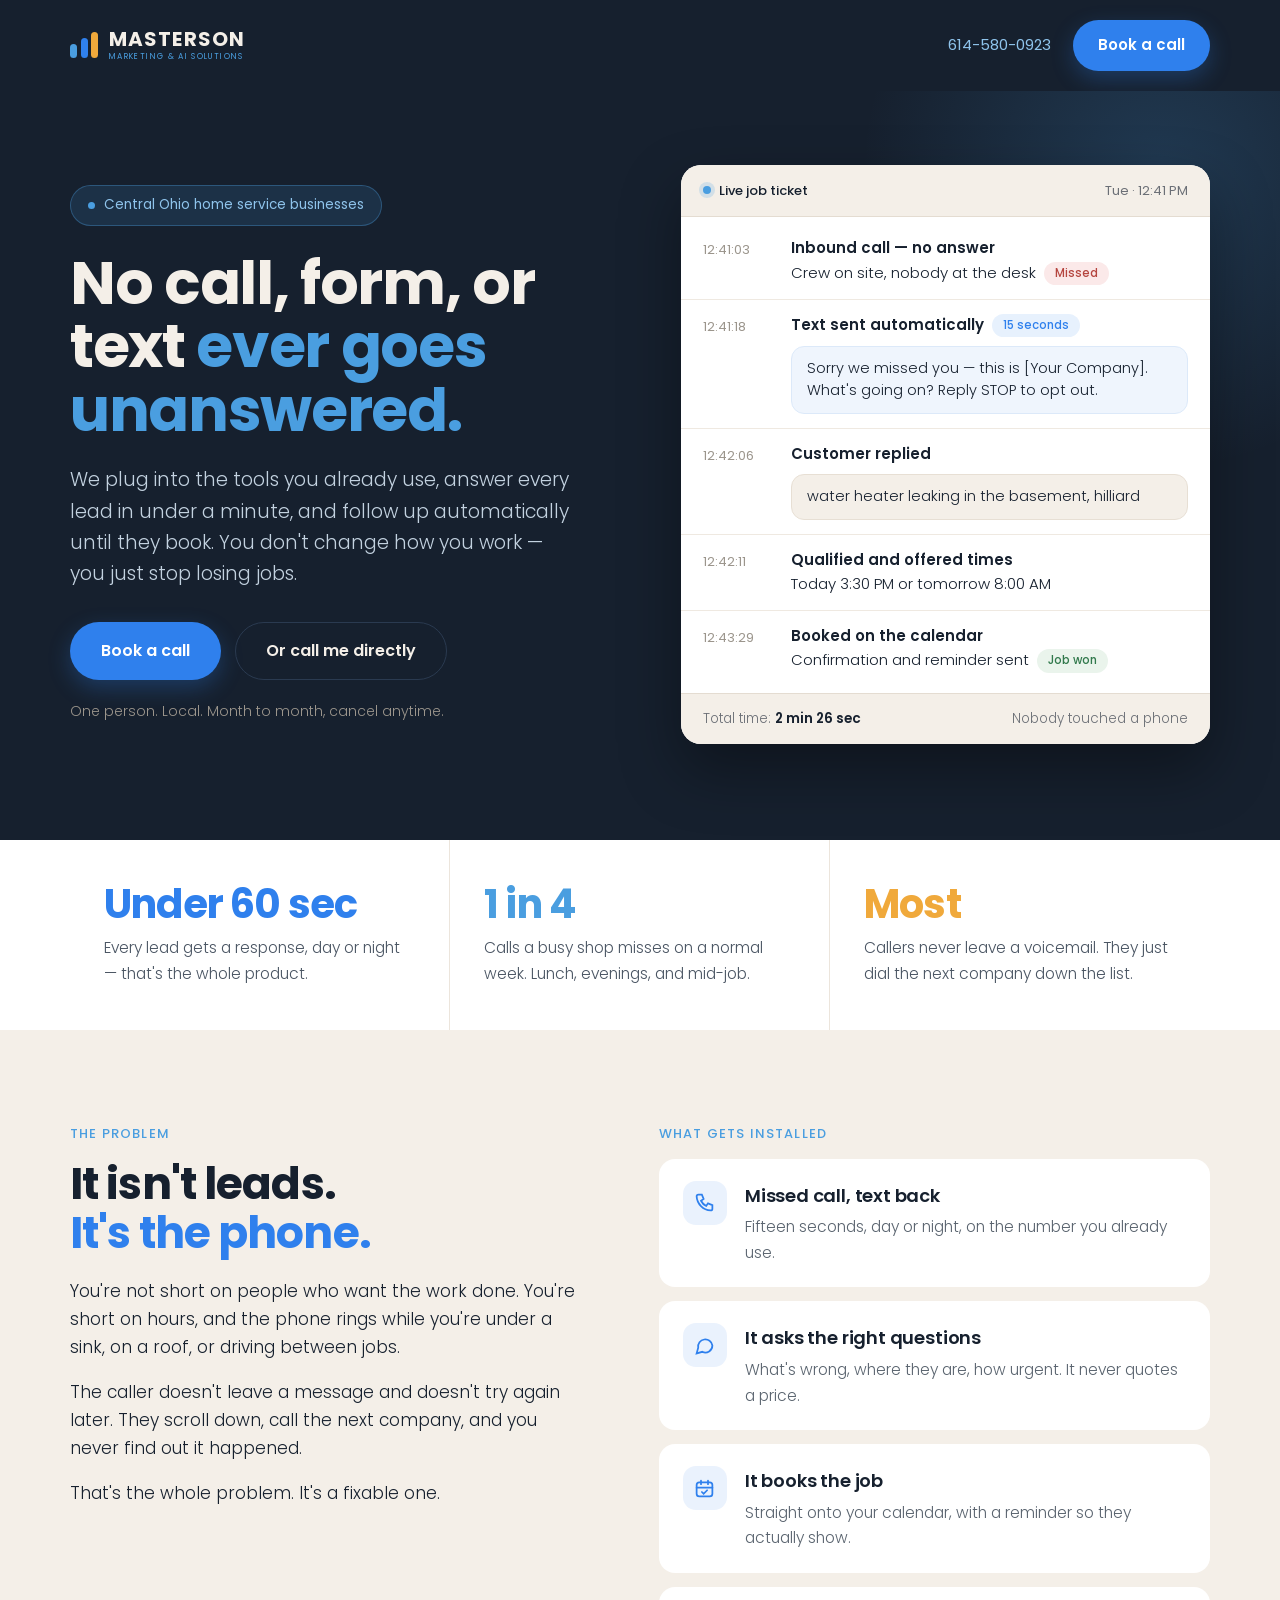
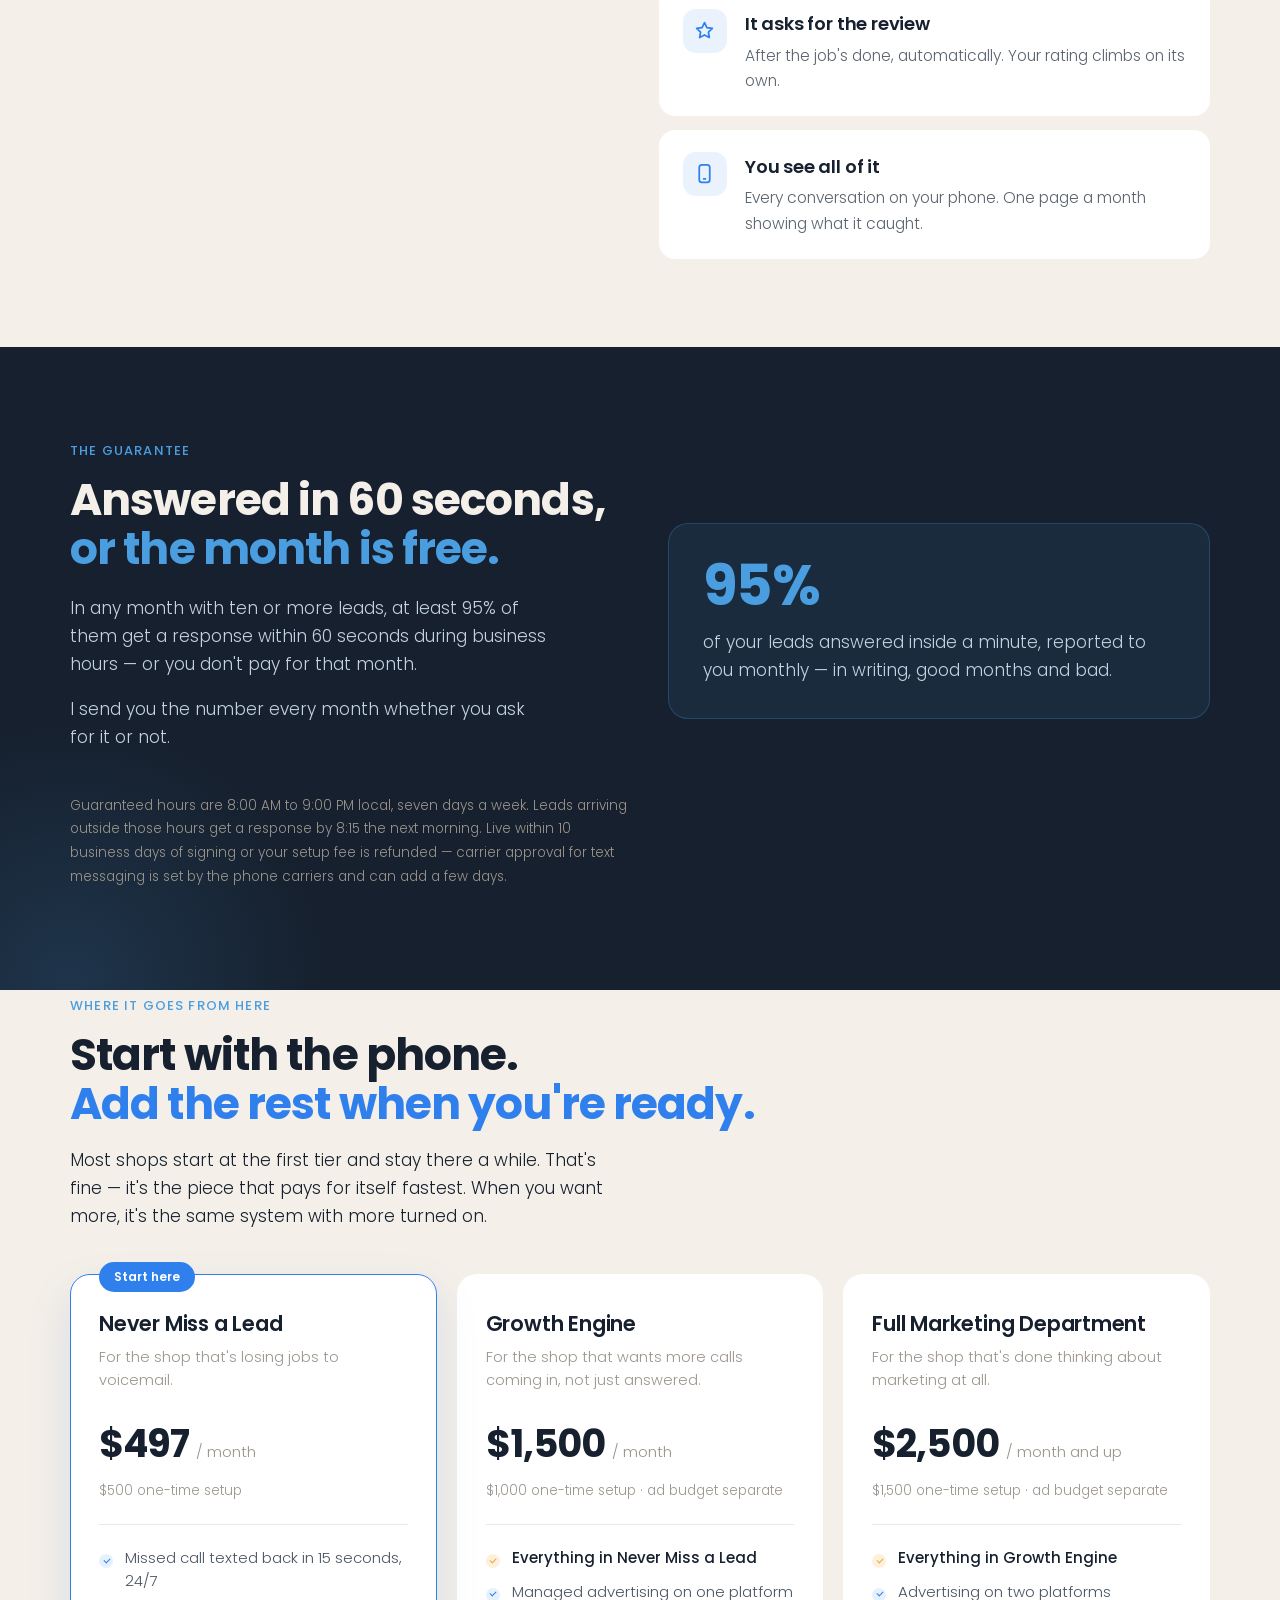
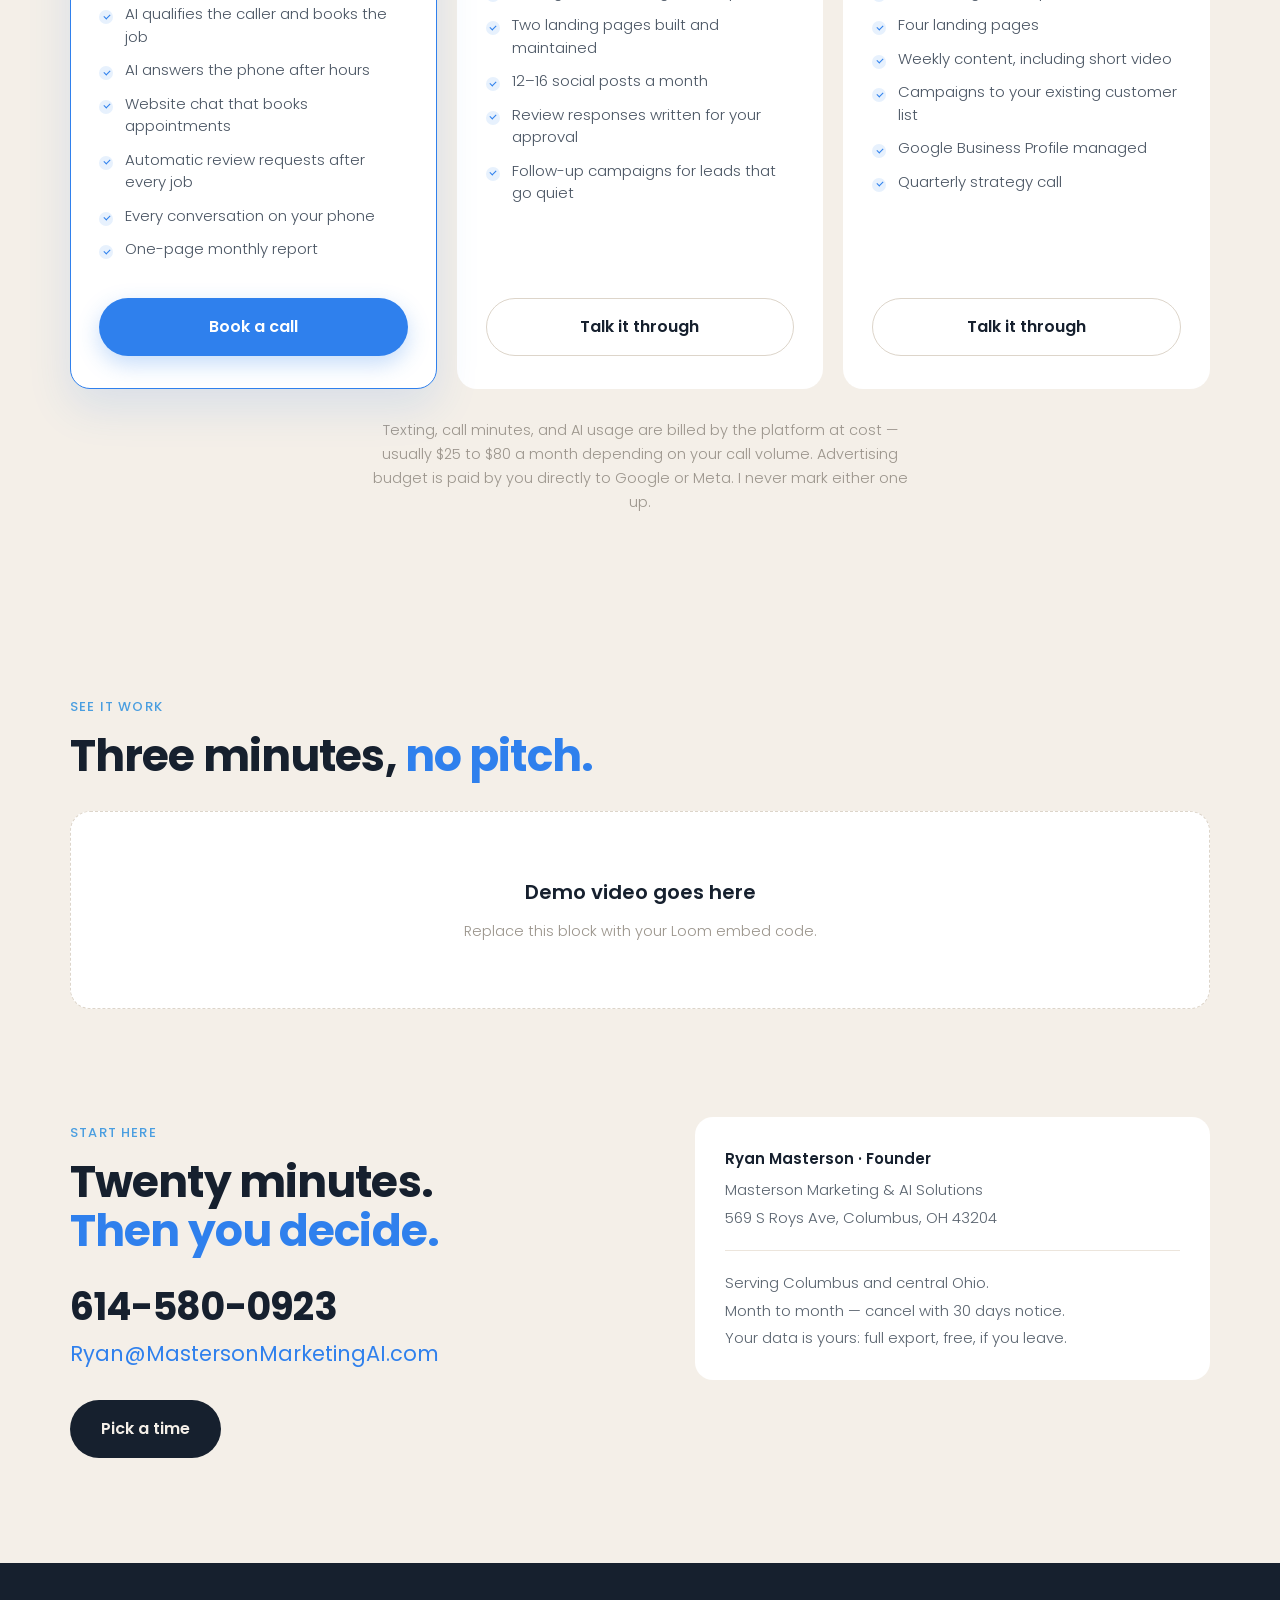
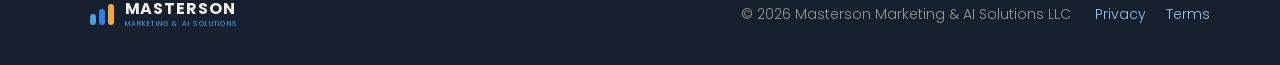
<file: source/legacy/index.html>
<!DOCTYPE html>
<html lang="en">
<head>
<meta charset="utf-8">
<meta name="viewport" content="width=device-width, initial-scale=1">
<title>Masterson Marketing &amp; AI Solutions — No lead goes unanswered</title>
<meta name="description" content="Masterson Marketing builds lead-capture systems for central Ohio home service businesses — so no call, form, or text ever goes unanswered.">
<link rel="icon" href="assets/favicon-32.png" sizes="32x32">
<link rel="apple-touch-icon" href="assets/apple-touch-icon.png">
<meta property="og:title" content="No lead goes unanswered — Masterson Marketing &amp; AI Solutions">
<meta property="og:description" content="Every call, form, and text answered in under a minute. For central Ohio home service businesses.">
<link rel="preconnect" href="https://fonts.googleapis.com">
<link rel="preconnect" href="https://fonts.gstatic.com" crossorigin>
<link href="https://fonts.googleapis.com/css2?family=Poppins:wght@300;400;500;600;700&display=swap" rel="stylesheet">
<style>
:root{
  --ink:#16202E;
  --ink-soft:#1E2B3D;
  --ink-line:#2A3A50;
  --off:#F4EFE8;
  --white:#FFFFFF;
  --blue:#2F80ED;
  --sky:#4A9EE0;
  --sky-soft:#8FC4EC;
  --amber:#F0A93B;
  --gray:#9B958C;
  --f:"Poppins",system-ui,-apple-system,sans-serif;
}
*{box-sizing:border-box}
html{scroll-behavior:smooth}
body{margin:0;background:var(--off);color:var(--ink);font-family:var(--f);font-weight:300;font-size:17px;line-height:1.65;-webkit-font-smoothing:antialiased}
.wrap{width:min(1140px,90vw);margin:0 auto}
a{color:inherit}
strong,b{font-weight:600}

/* nav */
nav{background:var(--ink);padding:20px 0}
nav .wrap{display:flex;align-items:center;justify-content:space-between;gap:20px;flex-wrap:wrap}
nav img{height:34px;width:auto;display:block}
.nav-cta{display:flex;align-items:center;gap:22px;flex-wrap:wrap}
.nav-tel{color:var(--sky-soft);text-decoration:none;font-size:15px;font-weight:400}
.nav-tel:hover{color:var(--white)}

/* buttons */
.btn{display:inline-block;font-weight:600;font-size:16px;padding:15px 30px;border-radius:999px;text-decoration:none;transition:transform .14s ease,background .18s ease,box-shadow .18s ease;border:1.5px solid transparent}
.btn-blue{background:var(--blue);color:var(--white);box-shadow:0 8px 22px rgba(47,128,237,.28)}
.btn-blue:hover{transform:translateY(-2px);background:#3C8BF2}
.btn-line{border-color:var(--ink-line);color:var(--off)}
.btn-line:hover{border-color:var(--sky);color:var(--sky)}
.btn-ink{background:var(--ink);color:var(--off)}
.btn-ink:hover{transform:translateY(-2px);background:var(--ink-soft)}

/* hero */
.hero{background:var(--ink);color:var(--off);padding:74px 0 96px;position:relative;overflow:hidden}
.hero::before{content:"";position:absolute;width:620px;height:620px;right:-190px;top:-230px;border-radius:50%;background:radial-gradient(circle,rgba(74,158,224,.20),transparent 68%)}
.hero .wrap{position:relative}
.hgrid{display:grid;grid-template-columns:1.02fr .98fr;gap:60px;align-items:center}
.pill{display:inline-flex;align-items:center;gap:9px;background:rgba(74,158,224,.14);border:1px solid rgba(74,158,224,.34);color:var(--sky-soft);border-radius:999px;padding:8px 17px;font-size:13.5px;font-weight:400;margin:0 0 26px}
.pill i{width:7px;height:7px;border-radius:50%;background:var(--sky);font-style:normal}
h1{font-weight:700;font-size:clamp(38px,5.2vw,60px);line-height:1.06;letter-spacing:-.022em;margin:0 0 22px}
h1 span{color:var(--sky)}
.lede{font-size:19px;color:#C3D2E0;font-weight:300;max-width:46ch;margin:0 0 32px}
.cta-row{display:flex;gap:14px;flex-wrap:wrap;align-items:center}
.micro{font-size:14px;color:var(--gray);margin:20px 0 0;font-weight:300}

/* ticket card */
.card{background:var(--white);color:var(--ink);border-radius:20px;box-shadow:0 26px 60px rgba(0,0,0,.36);overflow:hidden}
.card-head{background:var(--off);padding:15px 22px;display:flex;justify-content:space-between;align-items:center;gap:12px;border-bottom:1px solid #E4DCD1;font-size:13px;color:#6B6F76;font-weight:400}
.live{display:inline-flex;align-items:center;gap:8px;font-weight:500;color:var(--ink)}
.live i{width:8px;height:8px;border-radius:50%;background:var(--sky);font-style:normal;box-shadow:0 0 0 4px rgba(74,158,224,.20)}
.rows{padding:6px 0}
.r{display:grid;grid-template-columns:74px 1fr;gap:14px;padding:14px 22px;border-bottom:1px solid #EFE9E1}
.r:last-child{border-bottom:0}
.tm{font-size:13px;color:var(--gray);font-weight:400;padding-top:2px}
.ev{font-size:15px;line-height:1.5;font-weight:300}
.ev b{font-weight:600;display:block;margin-bottom:2px}
.chip{display:inline-block;font-size:11.5px;font-weight:500;padding:3px 11px;border-radius:999px;margin-left:8px;vertical-align:1px}
.c-miss{background:#FBE9E9;color:#B5453F}
.c-fast{background:#E7F1FD;color:var(--blue)}
.c-won{background:#EAF4EC;color:#31794C}
.msg{border-radius:13px;padding:11px 15px;margin-top:9px;font-size:14.5px;line-height:1.5}
.msg.out{background:#EFF5FD;border:1px solid #DCE9F9}
.msg.in{background:var(--off);border:1px solid #E7DFD4}
.card-foot{background:var(--off);padding:14px 22px;display:flex;justify-content:space-between;gap:12px;flex-wrap:wrap;font-size:13.5px;color:#6B6F76;border-top:1px solid #E4DCD1}
.card-foot b{color:var(--ink);font-weight:600}
.rv{opacity:0;transform:translateY(10px);animation:rise .55s cubic-bezier(.2,.7,.3,1) forwards}
@keyframes rise{to{opacity:1;transform:none}}
@media(prefers-reduced-motion:reduce){.rv{animation:none;opacity:1;transform:none}}

/* stat band */
.band{background:var(--white);padding:0}
.band .wrap{display:grid;grid-template-columns:repeat(3,1fr);gap:0}
.stat{padding:44px 34px;border-right:1px solid #ECE5DC}
.stat:last-child{border-right:0}
.stat .n{font-size:40px;font-weight:700;color:var(--blue);line-height:1;letter-spacing:-.02em}
.stat .n.sky{color:var(--sky)}
.stat .n.amb{color:var(--amber)}
.stat p{margin:11px 0 0;font-size:15.5px;color:#4A5563;font-weight:300}

/* sections */
section{padding:88px 0}
.tag{display:inline-block;font-size:13px;font-weight:500;letter-spacing:.09em;text-transform:uppercase;color:var(--sky);margin:0 0 14px}
h2{font-weight:700;font-size:clamp(30px,3.9vw,44px);line-height:1.12;letter-spacing:-.02em;margin:0 0 20px}
h2 span{color:var(--blue)}
.two{display:grid;grid-template-columns:1fr 1.05fr;gap:64px;align-items:start}
.two p{max-width:52ch}

.steps{display:grid;gap:14px}
.step{background:var(--white);border-radius:16px;padding:22px 24px;display:grid;grid-template-columns:44px 1fr;gap:18px;align-items:start;transition:transform .16s ease,box-shadow .16s ease}
.step:hover{transform:translateY(-3px);box-shadow:0 14px 30px rgba(22,32,46,.09)}
.ic{width:44px;height:44px;border-radius:13px;background:#EAF2FD;display:flex;align-items:center;justify-content:center}
.ic svg{width:21px;height:21px}
.step h3{margin:0 0 4px;font-size:18px;font-weight:600;letter-spacing:-.01em}
.step p{margin:0;font-size:15.5px;color:#5A646F;font-weight:300}

/* guarantee */
.dark{background:var(--ink);color:var(--off);position:relative;overflow:hidden}
.dark::before{content:"";position:absolute;width:540px;height:540px;left:-200px;bottom:-260px;border-radius:50%;background:radial-gradient(circle,rgba(74,158,224,.16),transparent 68%)}
.dark .wrap{position:relative}
.dark h2 span{color:var(--sky)}
.gwrap{display:grid;grid-template-columns:1fr 1fr;gap:56px;align-items:center}
.gcard{background:rgba(74,158,224,.09);border:1px solid rgba(74,158,224,.26);border-radius:20px;padding:34px}
.gbig{font-size:56px;font-weight:700;color:var(--sky);line-height:1;letter-spacing:-.03em}
.gcard p{color:#C3D2E0;font-weight:300;margin:14px 0 0}
.fine{font-size:13.5px;color:var(--gray);line-height:1.75;margin-top:26px;max-width:62ch;font-weight:300}

/* video */
.slot{background:var(--white);border:1.5px dashed #DDD5CA;border-radius:20px;padding:64px 28px;text-align:center}
.slot b{display:block;font-size:20px;font-weight:600;margin-bottom:7px}
.slot span{font-size:14.5px;color:var(--gray)}

/* contact */
.cgrid{display:grid;grid-template-columns:1.05fr .95fr;gap:56px;align-items:start}
.big{font-size:clamp(26px,3.4vw,38px);font-weight:700;letter-spacing:-.02em;text-decoration:none;display:block;line-height:1.2;margin-bottom:8px}
.big:hover{color:var(--blue)}
.em{font-size:clamp(17px,2vw,21px);font-weight:400;text-decoration:none;color:var(--blue);word-break:break-all}
.em:hover{text-decoration:underline}
.info{background:var(--white);border-radius:18px;padding:28px 30px;font-size:15px;color:#5A646F;font-weight:300;line-height:1.85}
.info strong{display:block;color:var(--ink);margin-bottom:4px}
.info hr{border:0;border-top:1px solid #ECE5DC;margin:18px 0}

footer{background:var(--ink);color:var(--gray);padding:38px 0;font-size:14px;font-weight:300}
footer .wrap{display:flex;justify-content:space-between;gap:18px;flex-wrap:wrap;align-items:center}
footer img{height:26px;opacity:.9}
footer a{color:var(--sky-soft);text-decoration:none;margin-left:20px}
footer a:hover{color:var(--white)}


/* logo lockup — pure CSS, no image dependency */
.lockup{display:inline-flex;align-items:center;gap:11px;text-decoration:none}
.bars{display:flex;align-items:flex-end;gap:3.5px;height:26px}
.bars i{display:block;width:7px;border-radius:99px}
.bars i:nth-child(1){height:14px;background:var(--sky)}
.bars i:nth-child(2){height:20px;background:var(--blue)}
.bars i:nth-child(3){height:26px;background:var(--amber)}
.lk-txt{display:flex;flex-direction:column;line-height:1}
.lk-name{font-weight:700;font-size:20px;letter-spacing:.055em;color:var(--off)}
.lk-sub{font-weight:400;font-size:8px;letter-spacing:.17em;color:var(--sky);margin-top:4px}
.lockup.sm .bars{height:21px}
.lockup.sm .bars i{width:5.5px}
.lockup.sm .bars i:nth-child(1){height:11px}
.lockup.sm .bars i:nth-child(2){height:16px}
.lockup.sm .bars i:nth-child(3){height:21px}
.lockup.sm .lk-name{font-size:16px}
.lockup.sm .lk-sub{font-size:7px;margin-top:3px}

/* pricing tiers */
.tiers{display:grid;grid-template-columns:repeat(3,1fr);gap:20px;align-items:start}
.tier{background:var(--white);border-radius:20px;padding:32px 28px;border:1.5px solid transparent;display:flex;flex-direction:column;height:100%}
.tier.feature{border-color:var(--blue);box-shadow:0 18px 44px rgba(47,128,237,.14);position:relative}
.tier-flag{position:absolute;top:-13px;left:28px;background:var(--blue);color:#fff;font-size:12px;font-weight:600;padding:5px 15px;border-radius:99px}
.tier h3{margin:0 0 4px;font-size:21px;font-weight:600;letter-spacing:-.01em}
.tier .who{margin:0 0 20px;font-size:14.5px;color:var(--gray);font-weight:300;min-height:42px}
.price{display:flex;align-items:baseline;gap:7px;margin-bottom:4px}
.price .amt{font-size:38px;font-weight:700;letter-spacing:-.025em;color:var(--ink)}
.price .per{font-size:15px;color:var(--gray);font-weight:300}
.setup{font-size:13.5px;color:var(--gray);font-weight:300;margin:0 0 22px;padding-bottom:22px;border-bottom:1px solid #EFE9E1}
.tier ul{list-style:none;margin:0 0 26px;padding:0;flex:1}
.tier li{position:relative;padding-left:26px;margin-bottom:11px;font-size:15px;font-weight:300;color:#4A5563;line-height:1.5}
.tier li::before{content:"";position:absolute;left:0;top:7px;width:14px;height:14px;border-radius:50%;background:#E7F1FD}
.tier li::after{content:"";position:absolute;left:4.5px;top:10.5px;width:5px;height:3px;border-left:1.6px solid var(--blue);border-bottom:1.6px solid var(--blue);transform:rotate(-45deg)}
.tier li.plus{font-weight:500;color:var(--ink)}
.tier li.plus::before{background:#FDF0DC}
.tier li.plus::after{border-color:var(--amber)}
.tier .btn{width:100%;text-align:center}
.tier-note{text-align:center;font-size:14.5px;color:var(--gray);font-weight:300;margin:30px auto 0;max-width:60ch}
@media(max-width:900px){.tiers{grid-template-columns:1fr}}

a:focus-visible,.btn:focus-visible{outline:3px solid var(--sky);outline-offset:3px}

@media(max-width:900px){
  .hgrid,.two,.gwrap,.cgrid{grid-template-columns:1fr;gap:38px}
  .band .wrap{grid-template-columns:1fr}
  .stat{border-right:0;border-bottom:1px solid #ECE5DC;padding:30px 4px}
  .stat:last-child{border-bottom:0}
  section{padding:60px 0}
  .hero{padding:52px 0 66px}
}
</style>
</head>
<body>

<nav>
  <div class="wrap">
    <a class="lockup" href="index.html" aria-label="Masterson Marketing and AI Solutions">
      <span class="bars" aria-hidden="true"><i></i><i></i><i></i></span>
      <span class="lk-txt"><span class="lk-name">MASTERSON</span><span class="lk-sub">MARKETING &amp; AI SOLUTIONS</span></span>
    </a>
    <div class="nav-cta">
      <a class="nav-tel" href="tel:+16145800923">614-580-0923</a>
      <a class="btn btn-blue" href="https://calendly.com/ryan-mastersonmarketingai/30min" target="_blank" rel="noopener" style="padding:12px 24px;font-size:15px">Book a call</a>
    </div>
  </div>
</nav>

<header class="hero">
  <div class="wrap hgrid">
    <div>
      <p class="pill"><i></i>Central Ohio home service businesses</p>
      <h1>No call, form, or text <span>ever goes unanswered.</span></h1>
      <p class="lede">We plug into the tools you already use, answer every lead in under a minute, and follow up automatically until they book. You don't change how you work — you just stop losing jobs.</p>
      <div class="cta-row">
        <a class="btn btn-blue" href="https://calendly.com/ryan-mastersonmarketingai/30min" target="_blank" rel="noopener">Book a call</a>
        <a class="btn btn-line" href="tel:+16145800923">Or call me directly</a>
      </div>
      <p class="micro">One person. Local. Month to month, cancel anytime.</p>
    </div>

    <div class="card" aria-label="Example of a recovered missed call">
      <div class="card-head">
        <span class="live"><i></i>Live job ticket</span>
        <span>Tue · 12:41 PM</span>
      </div>
      <div class="rows">
        <div class="r rv" style="animation-delay:.05s">
          <div class="tm">12:41:03</div>
          <div class="ev"><b>Inbound call — no answer</b>Crew on site, nobody at the desk<span class="chip c-miss">Missed</span></div>
        </div>
        <div class="r rv" style="animation-delay:.35s">
          <div class="tm">12:41:18</div>
          <div class="ev"><b>Text sent automatically<span class="chip c-fast">15 seconds</span></b>
            <div class="msg out">Sorry we missed you — this is [Your Company]. What's going on? Reply STOP to opt out.</div>
          </div>
        </div>
        <div class="r rv" style="animation-delay:.7s">
          <div class="tm">12:42:06</div>
          <div class="ev"><b>Customer replied</b>
            <div class="msg in">water heater leaking in the basement, hilliard</div>
          </div>
        </div>
        <div class="r rv" style="animation-delay:1.05s">
          <div class="tm">12:42:11</div>
          <div class="ev"><b>Qualified and offered times</b>Today 3:30 PM or tomorrow 8:00 AM</div>
        </div>
        <div class="r rv" style="animation-delay:1.4s">
          <div class="tm">12:43:29</div>
          <div class="ev"><b>Booked on the calendar</b>Confirmation and reminder sent<span class="chip c-won">Job won</span></div>
        </div>
      </div>
      <div class="card-foot">
        <span>Total time: <b>2 min 26 sec</b></span>
        <span>Nobody touched a phone</span>
      </div>
    </div>
  </div>
</header>

<div class="band">
  <div class="wrap">
    <div class="stat"><div class="n">Under 60 sec</div><p>Every lead gets a response, day or night — that's the whole product.</p></div>
    <div class="stat"><div class="n sky">1 in 4</div><p>Calls a busy shop misses on a normal week. Lunch, evenings, and mid-job.</p></div>
    <div class="stat"><div class="n amb">Most</div><p>Callers never leave a voicemail. They just dial the next company down the list.</p></div>
  </div>
</div>

<section>
  <div class="wrap two">
    <div>
      <p class="tag">The problem</p>
      <h2>It isn't leads.<br><span>It's the phone.</span></h2>
      <p>You're not short on people who want the work done. You're short on hours, and the phone rings while you're under a sink, on a roof, or driving between jobs.</p>
      <p>The caller doesn't leave a message and doesn't try again later. They scroll down, call the next company, and you never find out it happened.</p>
      <p>That's the whole problem. It's a fixable one.</p>
    </div>
    <div>
      <p class="tag">What gets installed</p>
      <div class="steps">
        <div class="step">
          <div class="ic"><svg viewBox="0 0 24 24" fill="none" stroke="#2F80ED" stroke-width="2" stroke-linecap="round"><path d="M21 15v4a2 2 0 0 1-2 2A17 17 0 0 1 3 5a2 2 0 0 1 2-2h4l2 5-3 2a13 13 0 0 0 6 6l2-3 5 2Z"/></svg></div>
          <div><h3>Missed call, text back</h3><p>Fifteen seconds, day or night, on the number you already use.</p></div>
        </div>
        <div class="step">
          <div class="ic"><svg viewBox="0 0 24 24" fill="none" stroke="#2F80ED" stroke-width="2" stroke-linecap="round"><path d="M21 12a8 8 0 0 1-11.5 7.2L3 21l1.8-6.5A8 8 0 1 1 21 12Z"/></svg></div>
          <div><h3>It asks the right questions</h3><p>What's wrong, where they are, how urgent. It never quotes a price.</p></div>
        </div>
        <div class="step">
          <div class="ic"><svg viewBox="0 0 24 24" fill="none" stroke="#2F80ED" stroke-width="2" stroke-linecap="round"><rect x="3" y="5" width="18" height="16" rx="3"/><path d="M8 3v4M16 3v4M3 11h18M9 16l2 2 4-4"/></svg></div>
          <div><h3>It books the job</h3><p>Straight onto your calendar, with a reminder so they actually show.</p></div>
        </div>
        <div class="step">
          <div class="ic"><svg viewBox="0 0 24 24" fill="none" stroke="#2F80ED" stroke-width="2" stroke-linejoin="round"><path d="m12 3 2.7 5.6 6.3.9-4.5 4.3 1 6.2-5.5-2.9-5.5 2.9 1-6.2L3 9.5l6.3-.9Z"/></svg></div>
          <div><h3>It asks for the review</h3><p>After the job's done, automatically. Your rating climbs on its own.</p></div>
        </div>
        <div class="step">
          <div class="ic"><svg viewBox="0 0 24 24" fill="none" stroke="#2F80ED" stroke-width="2" stroke-linecap="round"><rect x="6" y="2" width="12" height="20" rx="3"/><path d="M11 18h2"/></svg></div>
          <div><h3>You see all of it</h3><p>Every conversation on your phone. One page a month showing what it caught.</p></div>
        </div>
      </div>
    </div>
  </div>
</section>

<section class="dark">
  <div class="wrap">
    <p class="tag">The guarantee</p>
    <div class="gwrap">
      <div>
        <h2>Answered in 60 seconds,<br><span>or the month is free.</span></h2>
        <p style="color:#C3D2E0;max-width:48ch">In any month with ten or more leads, at least 95% of them get a response within 60 seconds during business hours — or you don't pay for that month.</p>
        <p style="color:#C3D2E0;max-width:48ch">I send you the number every month whether you ask for it or not.</p>
      </div>
      <div class="gcard">
        <div class="gbig">95%</div>
        <p>of your leads answered inside a minute, reported to you monthly — in writing, good months and bad.</p>
      </div>
    </div>
    <p class="fine">Guaranteed hours are 8:00 AM to 9:00 PM local, seven days a week. Leads arriving outside those hours get a response by 8:15 the next morning. Live within 10 business days of signing or your setup fee is refunded — carrier approval for text messaging is set by the phone carriers and can add a few days.</p>
  </div>
</section>

<section style="padding-top:0">
  <div class="wrap">
    <p class="tag">Where it goes from here</p>
    <h2 style="margin-bottom:12px">Start with the phone.<br><span>Add the rest when you're ready.</span></h2>
    <p style="max-width:56ch;margin-bottom:44px">Most shops start at the first tier and stay there a while. That's fine — it's the piece that pays for itself fastest. When you want more, it's the same system with more turned on.</p>

    <div class="tiers">

      <div class="tier feature">
        <span class="tier-flag">Start here</span>
        <h3>Never Miss a Lead</h3>
        <p class="who">For the shop that's losing jobs to voicemail.</p>
        <div class="price"><span class="amt">$497</span><span class="per">/ month</span></div>
        <p class="setup">$500 one-time setup</p>
        <ul>
          <li>Missed call texted back in 15 seconds, 24/7</li>
          <li>AI qualifies the caller and books the job</li>
          <li>AI answers the phone after hours</li>
          <li>Website chat that books appointments</li>
          <li>Automatic review requests after every job</li>
          <li>Every conversation on your phone</li>
          <li>One-page monthly report</li>
        </ul>
        <a class="btn btn-blue" href="https://calendly.com/ryan-mastersonmarketingai/30min" target="_blank" rel="noopener">Book a call</a>
      </div>

      <div class="tier">
        <h3>Growth Engine</h3>
        <p class="who">For the shop that wants more calls coming in, not just answered.</p>
        <div class="price"><span class="amt">$1,500</span><span class="per">/ month</span></div>
        <p class="setup">$1,000 one-time setup · ad budget separate</p>
        <ul>
          <li class="plus">Everything in Never Miss a Lead</li>
          <li>Managed advertising on one platform</li>
          <li>Two landing pages built and maintained</li>
          <li>12–16 social posts a month</li>
          <li>Review responses written for your approval</li>
          <li>Follow-up campaigns for leads that go quiet</li>
        </ul>
        <a class="btn btn-line" style="border-color:#DDD5CA;color:var(--ink)" href="#start">Talk it through</a>
      </div>

      <div class="tier">
        <h3>Full Marketing Department</h3>
        <p class="who">For the shop that's done thinking about marketing at all.</p>
        <div class="price"><span class="amt">$2,500</span><span class="per">/ month and up</span></div>
        <p class="setup">$1,500 one-time setup · ad budget separate</p>
        <ul>
          <li class="plus">Everything in Growth Engine</li>
          <li>Advertising on two platforms</li>
          <li>Four landing pages</li>
          <li>Weekly content, including short video</li>
          <li>Campaigns to your existing customer list</li>
          <li>Google Business Profile managed</li>
          <li>Quarterly strategy call</li>
        </ul>
        <a class="btn btn-line" style="border-color:#DDD5CA;color:var(--ink)" href="#start">Talk it through</a>
      </div>

    </div>

    <p class="tier-note">Texting, call minutes, and AI usage are billed by the platform at cost — usually $25 to $80 a month depending on your call volume. Advertising budget is paid by you directly to Google or Meta. I never mark either one up.</p>
  </div>
</section>

<section>
  <div class="wrap">
    <p class="tag">See it work</p>
    <h2 style="margin-bottom:30px">Three minutes, <span>no pitch.</span></h2>
    <div class="slot">
      <b>Demo video goes here</b>
      <span>Replace this block with your Loom embed code.</span>
    </div>
  </div>
</section>

<section id="start" style="padding-top:20px">
  <div class="wrap cgrid">
    <div>
      <p class="tag">Start here</p>
      <h2 style="margin-bottom:28px">Twenty minutes.<br><span>Then you decide.</span></h2>
      <a class="big" href="tel:+16145800923">614-580-0923</a>
      <a class="em" href="mailto:Ryan@MastersonMarketingAI.com">Ryan@MastersonMarketingAI.com</a>
      <p style="margin-top:28px"><a class="btn btn-ink" href="https://calendly.com/ryan-mastersonmarketingai/30min" target="_blank" rel="noopener">Pick a time</a></p>
    </div>
    <div class="info">
      <strong>Ryan Masterson · Founder</strong>
      Masterson Marketing &amp; AI Solutions<br>
      569 S Roys Ave, Columbus, OH 43204
      <hr>
      Serving Columbus and central Ohio.<br>
      Month to month — cancel with 30 days notice.<br>
      Your data is yours: full export, free, if you leave.
    </div>
  </div>
</section>

<footer>
  <div class="wrap">
    <a class="lockup sm" href="index.html" aria-label="Masterson Marketing and AI Solutions">
      <span class="bars" aria-hidden="true"><i></i><i></i><i></i></span>
      <span class="lk-txt"><span class="lk-name">MASTERSON</span><span class="lk-sub">MARKETING &amp; AI SOLUTIONS</span></span>
    </a>
    <div>
      © 2026 Masterson Marketing &amp; AI Solutions LLC
      <a href="privacy.html">Privacy</a><a href="terms.html">Terms</a>
    </div>
  </div>
</footer>

</body>
</html>
</file>
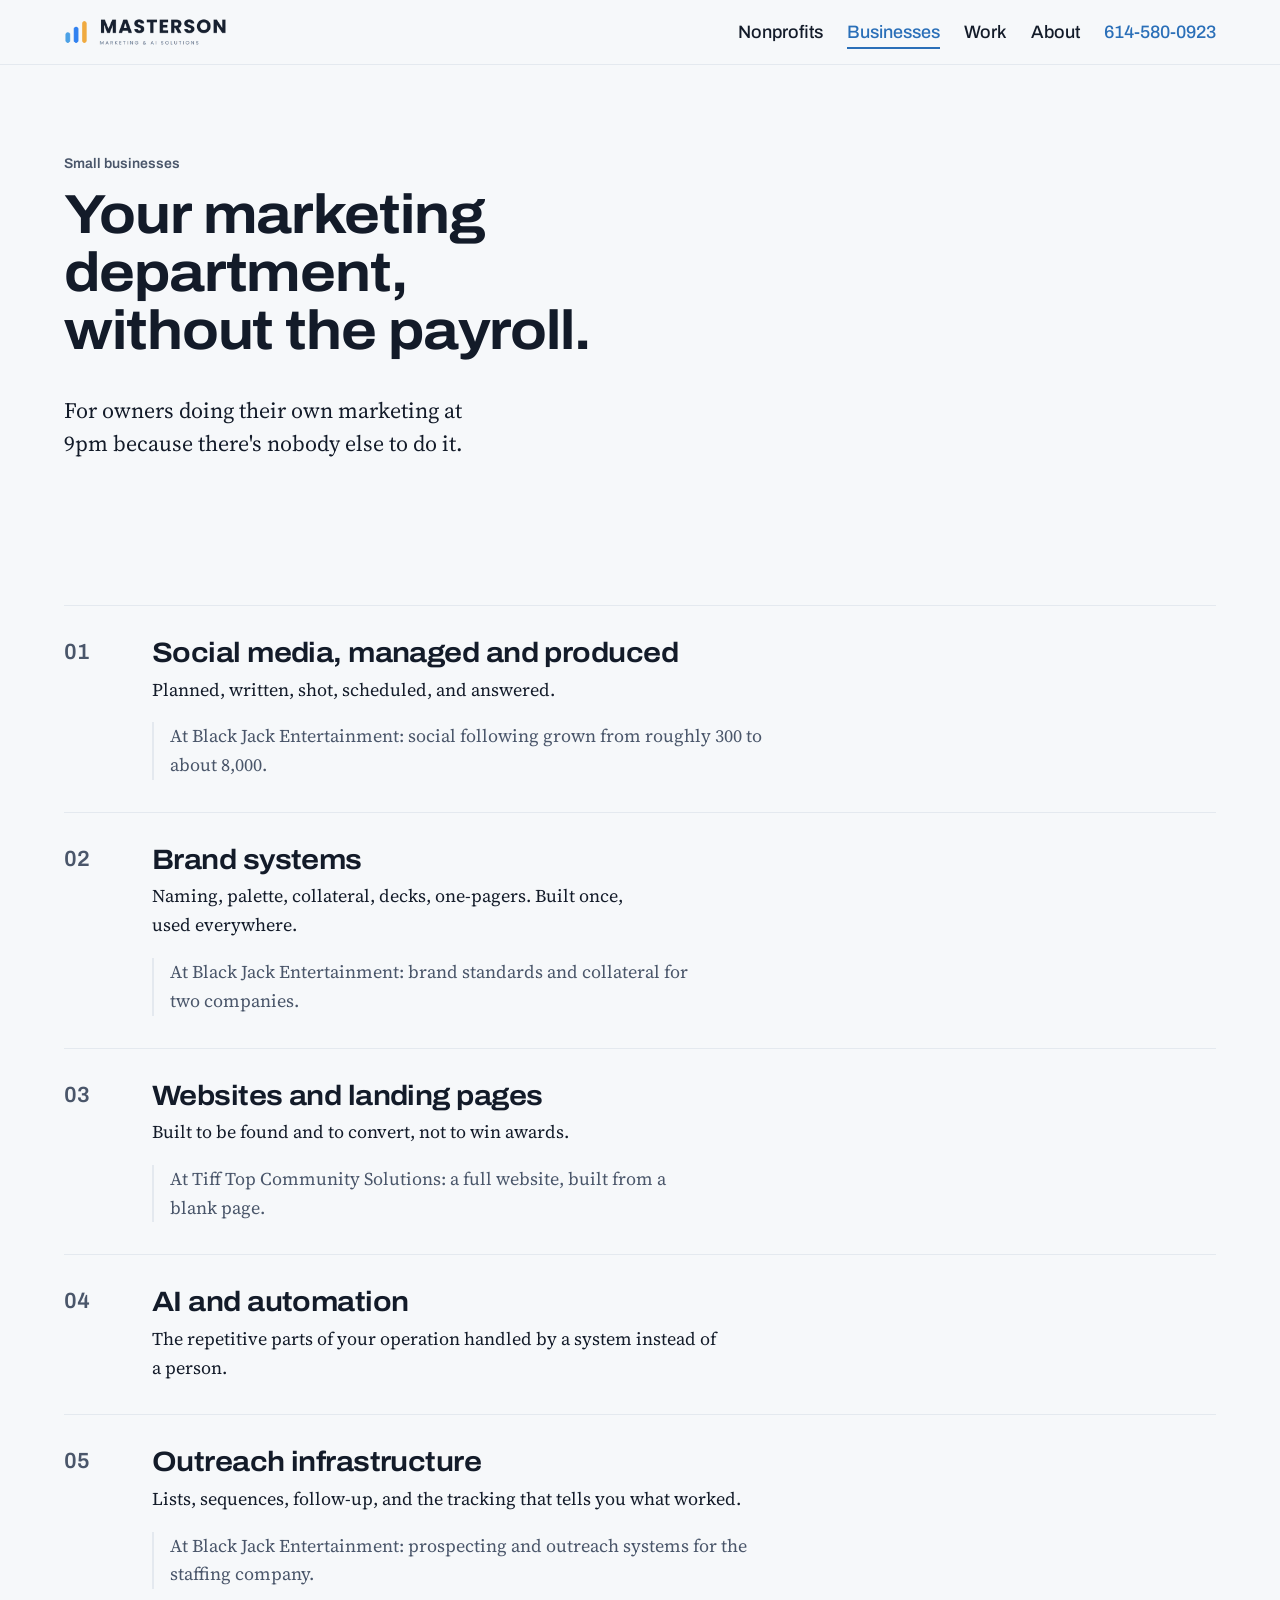
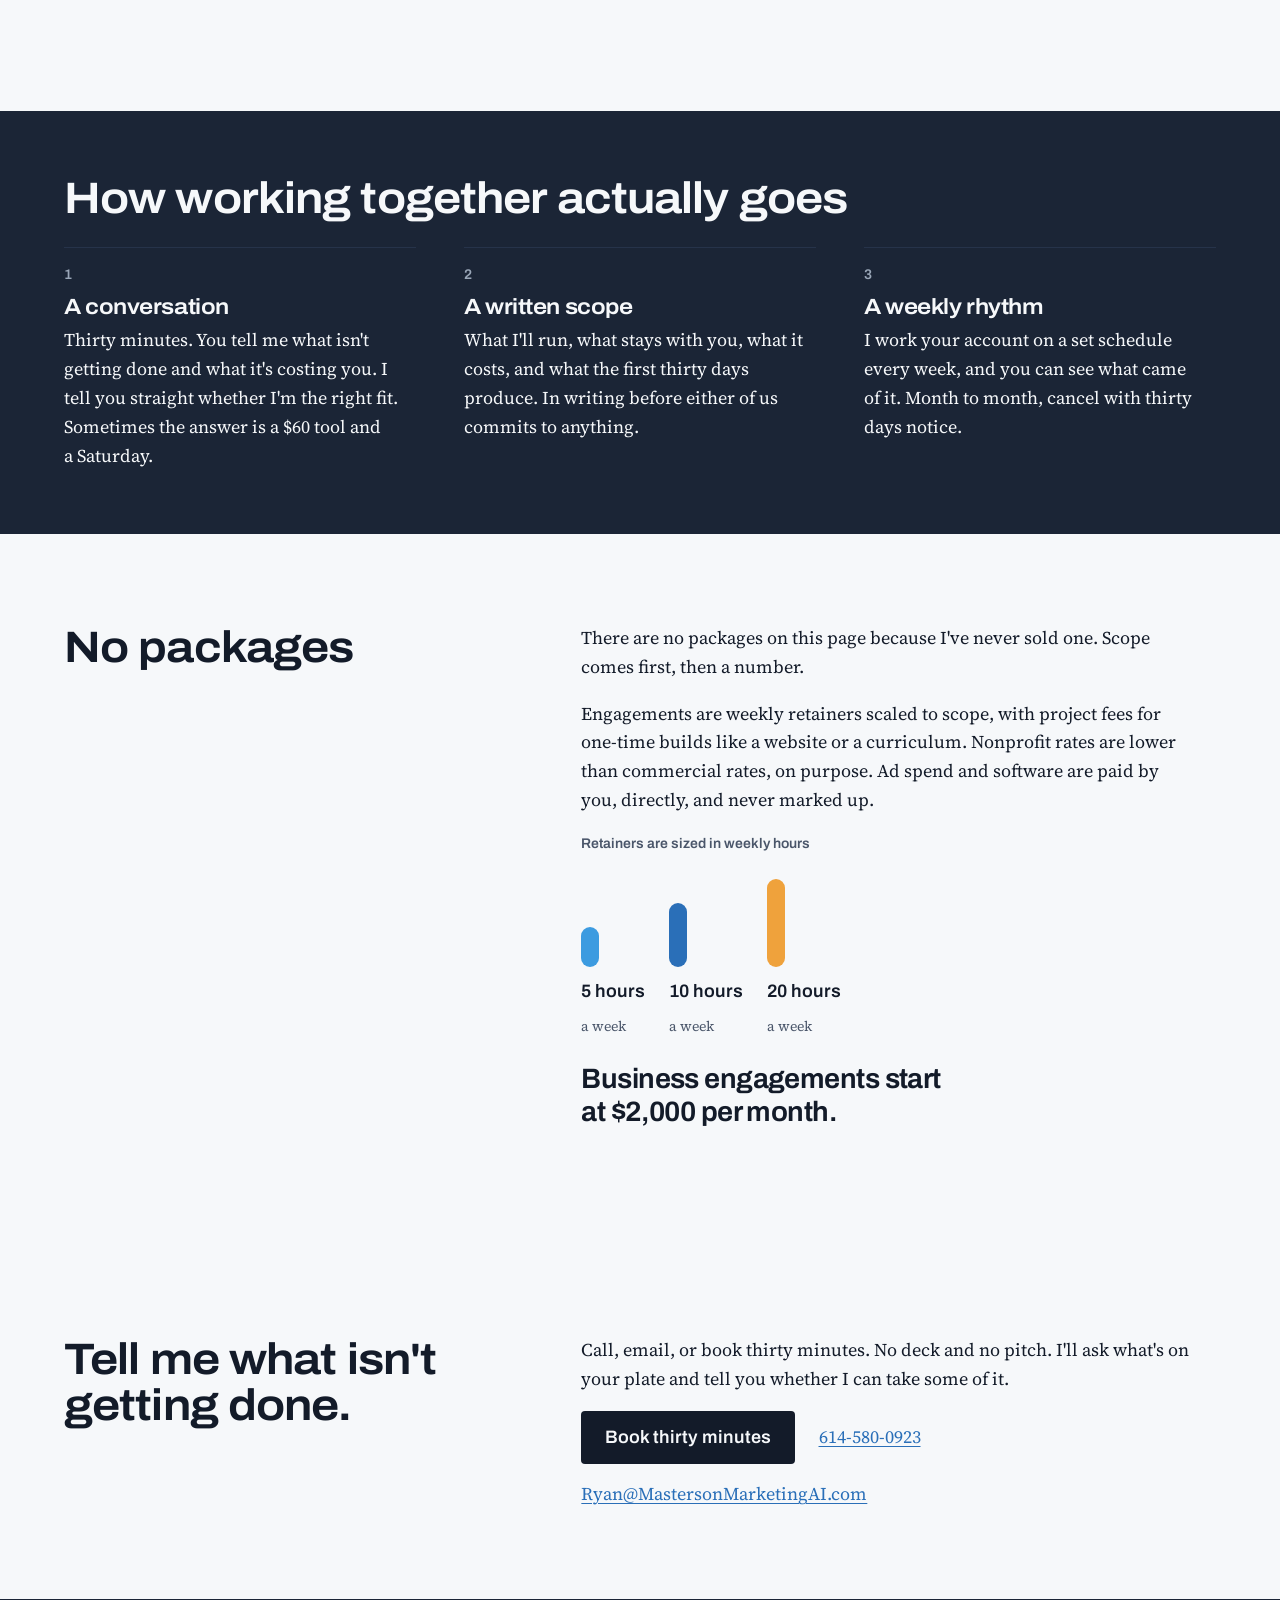
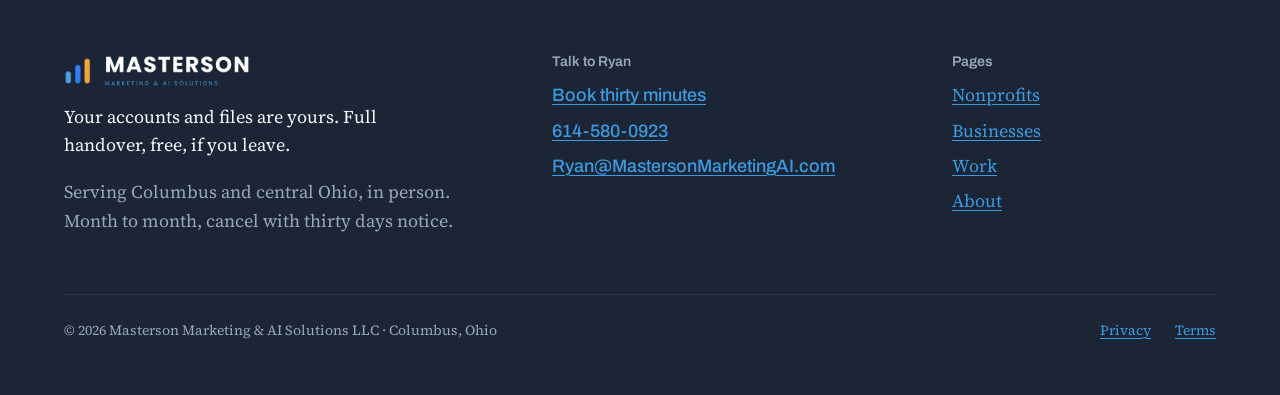
<file: businesses.html>
<!doctype html>
<html lang="en">
<head>
<meta charset="utf-8">
<meta name="viewport" content="width=device-width, initial-scale=1">
<title>For small businesses | Masterson Marketing &amp; AI Solutions, Columbus</title>
<meta name="description" content="Your marketing department, without the payroll. Social, brand, websites, automation, and outreach for Columbus small businesses. Retainers from $2,000 a month.">
<link rel="canonical" href="https://mastersonmarketingai.com/businesses">
<link rel="preload" href="/assets/fonts/archivo.woff2" as="font" type="font/woff2" crossorigin>
<link rel="preload" href="/assets/fonts/source-serif-4.woff2" as="font" type="font/woff2" crossorigin>
<link rel="stylesheet" href="/styles.css">
<link rel="icon" href="/assets/favicon-32.png" sizes="32x32" type="image/png">
<link rel="apple-touch-icon" href="/assets/apple-touch-icon.png">
<meta property="og:type" content="website">
<meta property="og:site_name" content="Masterson Marketing &amp; AI Solutions">
<meta property="og:title" content="For small businesses | Masterson Marketing &amp; AI Solutions">
<meta property="og:description" content="Your marketing department, without the payroll. Social, brand, websites, automation, and outreach for Columbus small businesses. Retainers from $2,000 a month.">
<meta property="og:url" content="https://mastersonmarketingai.com/businesses">
<meta property="og:image" content="https://mastersonmarketingai.com/assets/og-image.png">
<meta property="og:image:width" content="1200">
<meta property="og:image:height" content="630">
<meta property="og:image:alt" content="Masterson Marketing &amp; AI Solutions logo">
<meta name="twitter:card" content="summary_large_image">
</head>
<body>
<a class="skip" href="#main">Skip to content</a>

<header class="site-header">
  <div class="wrap">
    <a class="brand" href="/"><img src="/assets/logo-ink.png" width="163" height="28" alt="Masterson Marketing &amp; AI Solutions, home"></a>
    <nav class="site-nav" aria-label="Main">
      <ul>
        <li><a href="/nonprofits">Nonprofits</a></li>
        <li><a href="/businesses" aria-current="page">Businesses</a></li>
        <li><a href="/work">Work</a></li>
        <li><a href="/about">About</a></li>
        <li class="nav-tel-item"><a class="nav-tel" href="tel:+16145800923">614-580-0923</a></li>
      </ul>
    </nav>
  </div>
</header>

<main id="main">
<section class="page-head">
  <div class="wrap">
    <p class="label">Small businesses</p>
    <h1>Your marketing department, without the payroll.</h1>
    <p class="lede">For owners doing their own marketing at 9pm because there's nobody else to do it.</p>
  </div>
</section>

<section class="pad-l" aria-labelledby="biz-services-h">
  <div class="wrap">
    <h2 id="biz-services-h" class="sr-only">What I do for businesses</h2>
    <ol class="services">
      <li class="service">
        <div>
          <h3>Social media, managed and produced</h3>
          <p>Planned, written, shot, scheduled, and answered.</p>
          <p class="evidence">At Black Jack Entertainment: social following grown from roughly 300 to about 8,000.</p>
        </div>
      </li>
      <li class="service">
        <div>
          <h3>Brand systems</h3>
          <p>Naming, palette, collateral, decks, one-pagers. Built once, used everywhere.</p>
          <p class="evidence">At Black Jack Entertainment: brand standards and collateral for two companies.</p>
        </div>
      </li>
      <li class="service">
        <div>
          <h3>Websites and landing pages</h3>
          <p>Built to be found and to convert, not to win awards.</p>
          <p class="evidence">At Tiff Top Community Solutions: a full website, built from a blank page.</p>
        </div>
      </li>
      <li class="service">
        <div>
          <h3>AI and automation</h3>
          <p>The repetitive parts of your operation handled by a system instead of a person.</p>
        </div>
      </li>
      <li class="service">
        <div>
          <h3>Outreach infrastructure</h3>
          <p>Lists, sequences, follow-up, and the tracking that tells you what worked.</p>
          <p class="evidence">At Black Jack Entertainment: prospecting and outreach systems for the staffing company.</p>
        </div>
      </li>
    </ol>
  </div>
</section>

<section class="band-navy pad-m" aria-labelledby="process-h">
  <div class="wrap">
    <h2 id="process-h">How working together actually goes</h2>
    <ol class="steps">
      <li>
        <h3>A conversation</h3>
        <p>Thirty minutes. You tell me what isn't getting done and what it's costing you. I tell you straight whether I'm the right fit. Sometimes the answer is a $60 tool and a Saturday.</p>
      </li>
      <li>
        <h3>A written scope</h3>
        <p>What I'll run, what stays with you, what it costs, and what the first thirty days produce. In writing before either of us commits to anything.</p>
      </li>
      <li>
        <h3>A weekly rhythm</h3>
        <p>I work your account on a set schedule every week, and you can see what came of it. Month to month, cancel with thirty days notice.</p>
      </li>
    </ol>
  </div>
</section>

<section class="pad-l" aria-labelledby="biz-pricing-h">
  <div class="wrap split">
    <div>
      <h2 id="biz-pricing-h">No packages</h2>
    </div>
    <div>
      <p>There are no packages on this page because I've never sold one. Scope comes first, then a number.</p>
      <p>Engagements are weekly retainers scaled to scope, with project fees for one-time builds like a website or a curriculum. Nonprofit rates are lower than commercial rates, on purpose. Ad spend and software are paid by you, directly, and never marked up.</p>
      <p class="label" id="levels-label">Retainers are sized in weekly hours</p>
      <ul class="levels" aria-labelledby="levels-label">
        <li>5 hours<span>a week</span></li>
        <li>10 hours<span>a week</span></li>
        <li>20 hours<span>a week</span></li>
      </ul>
      <p class="floor">Business engagements start at $2,000 per month.</p>
    </div>
  </div>
</section>

<section class="pad-l" aria-labelledby="cta-h">
  <div class="wrap split">
    <div>
      <h2 id="cta-h">Tell me what isn't getting done.</h2>
    </div>
    <div>
      <p>Call, email, or book thirty minutes. No deck and no pitch. I'll ask what's on your plate and tell you whether I can take some of it.</p>
      <div class="actions">
        <a class="btn btn-ink" href="https://calendly.com/ryan-mastersonmarketingai/30min">Book thirty minutes</a>
        <a href="tel:+16145800923">614-580-0923</a>
        <a href="mailto:Ryan@MastersonMarketingAI.com">Ryan@MastersonMarketingAI.com</a>
      </div>
    </div>
  </div>
</section>
</main>

<footer class="site-footer">
  <div class="wrap">
    <div class="top">
      <div class="foot-brand">
        <img src="/assets/logo-light.png" width="186" height="32" alt="Masterson Marketing &amp; AI Solutions" loading="lazy">
        <p class="handover">Your accounts and files are yours. Full handover, free, if you leave.</p>
        <p>Serving Columbus and central Ohio, in person. Month to month, cancel with thirty days notice.</p>
      </div>
      <div class="reach">
        <h2>Talk to Ryan</h2>
        <ul>
          <li><a href="https://calendly.com/ryan-mastersonmarketingai/30min">Book thirty minutes</a></li>
          <li><a href="tel:+16145800923">614-580-0923</a></li>
          <li><a href="mailto:Ryan@MastersonMarketingAI.com">Ryan@MastersonMarketingAI.com</a></li>
        </ul>
      </div>
      <nav aria-label="Footer">
        <h2>Pages</h2>
        <ul>
          <li><a href="/nonprofits">Nonprofits</a></li>
          <li><a href="/businesses">Businesses</a></li>
          <li><a href="/work">Work</a></li>
          <li><a href="/about">About</a></li>
        </ul>
      </nav>
    </div>
    <div class="bottom">
      <p>&copy; 2026 Masterson Marketing &amp; AI Solutions LLC &middot; Columbus, Ohio</p>
      <ul>
        <li><a href="/privacy">Privacy</a></li>
        <li><a href="/terms">Terms</a></li>
      </ul>
    </div>
  </div>
</footer>

</body>
</html>
</file>
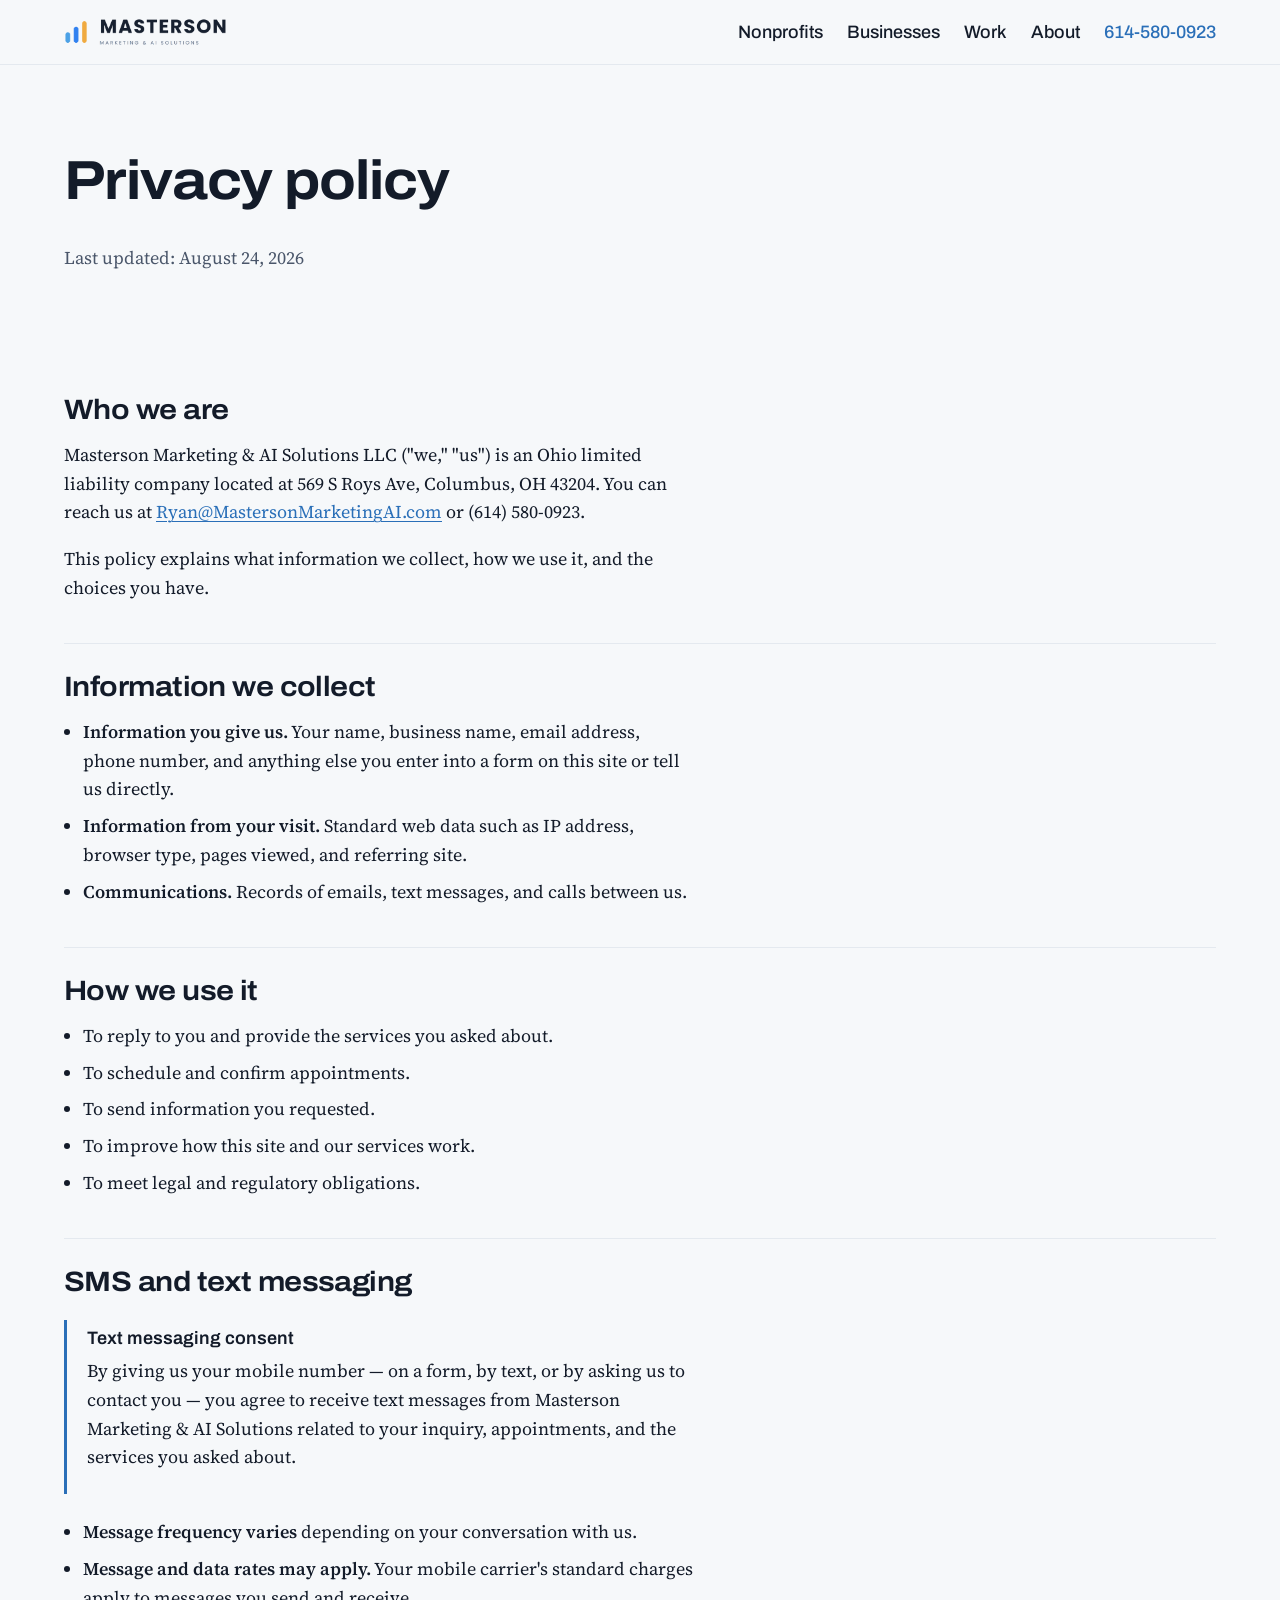
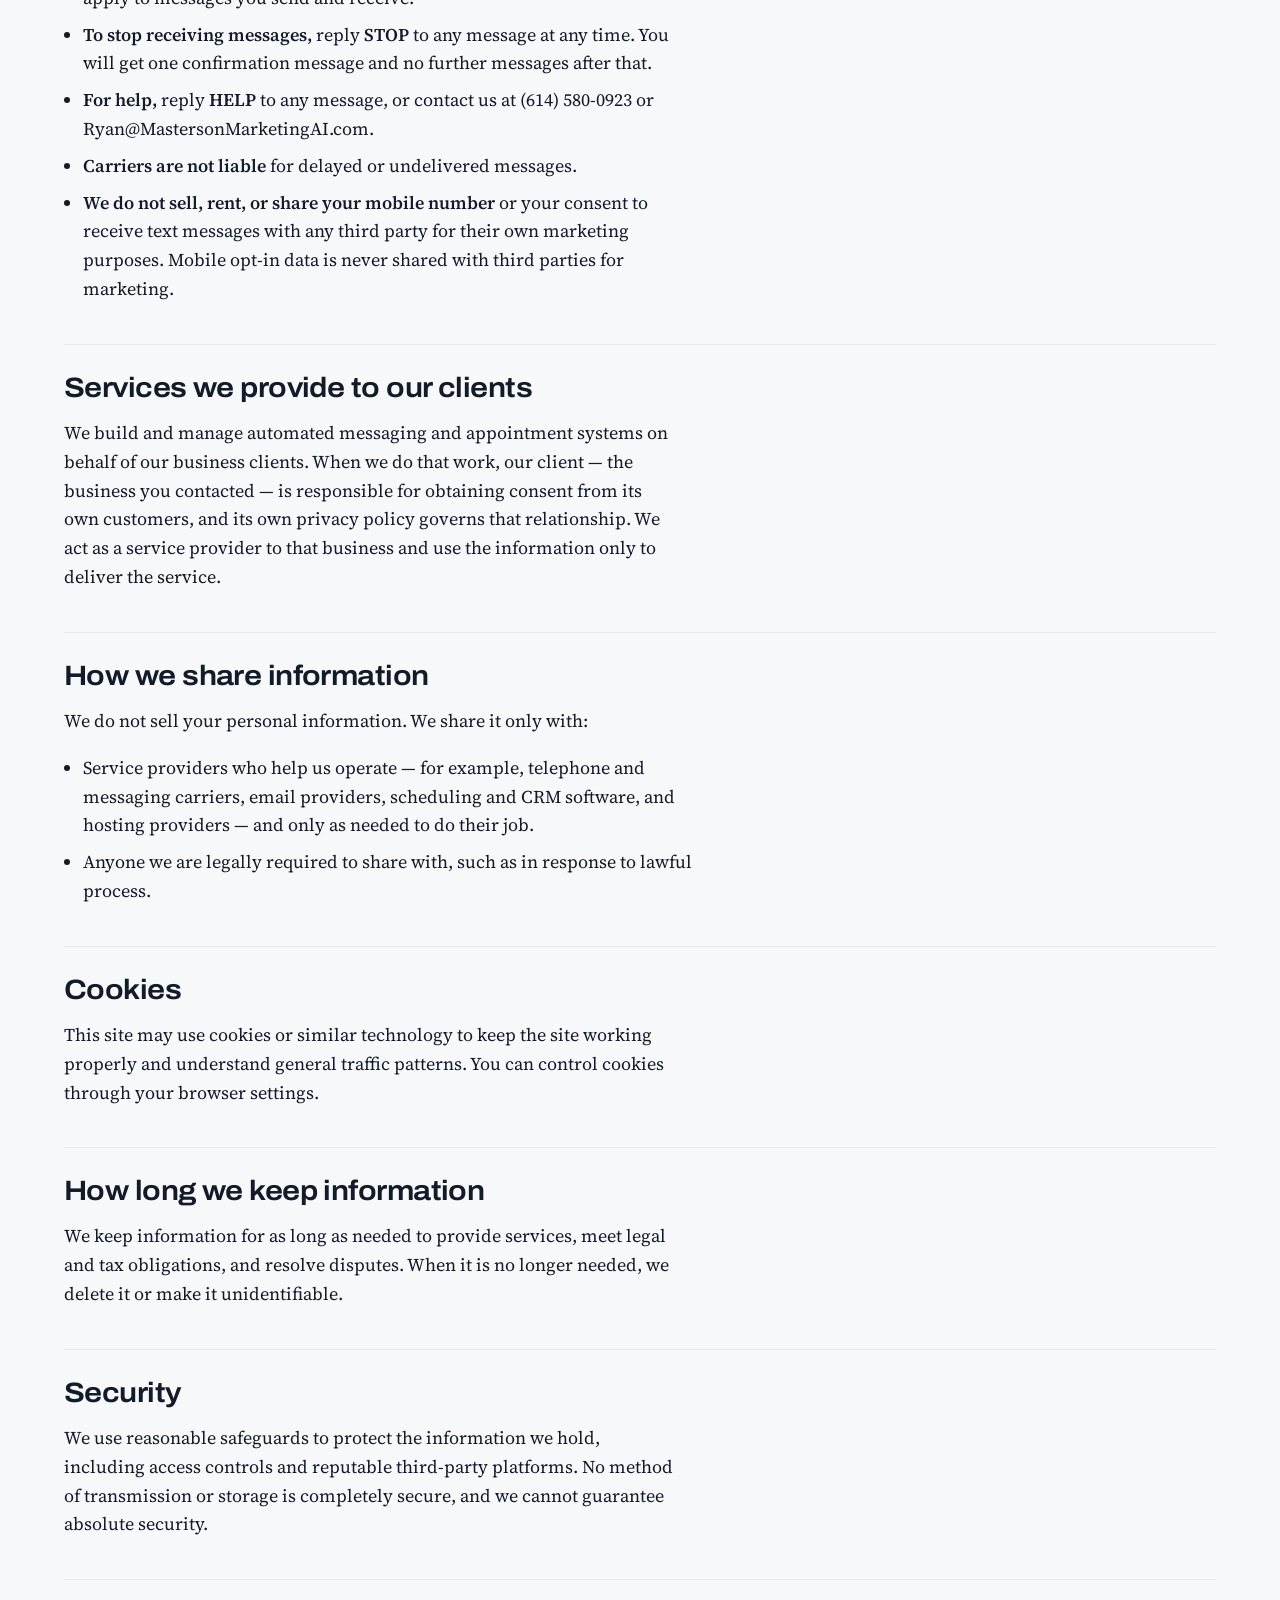
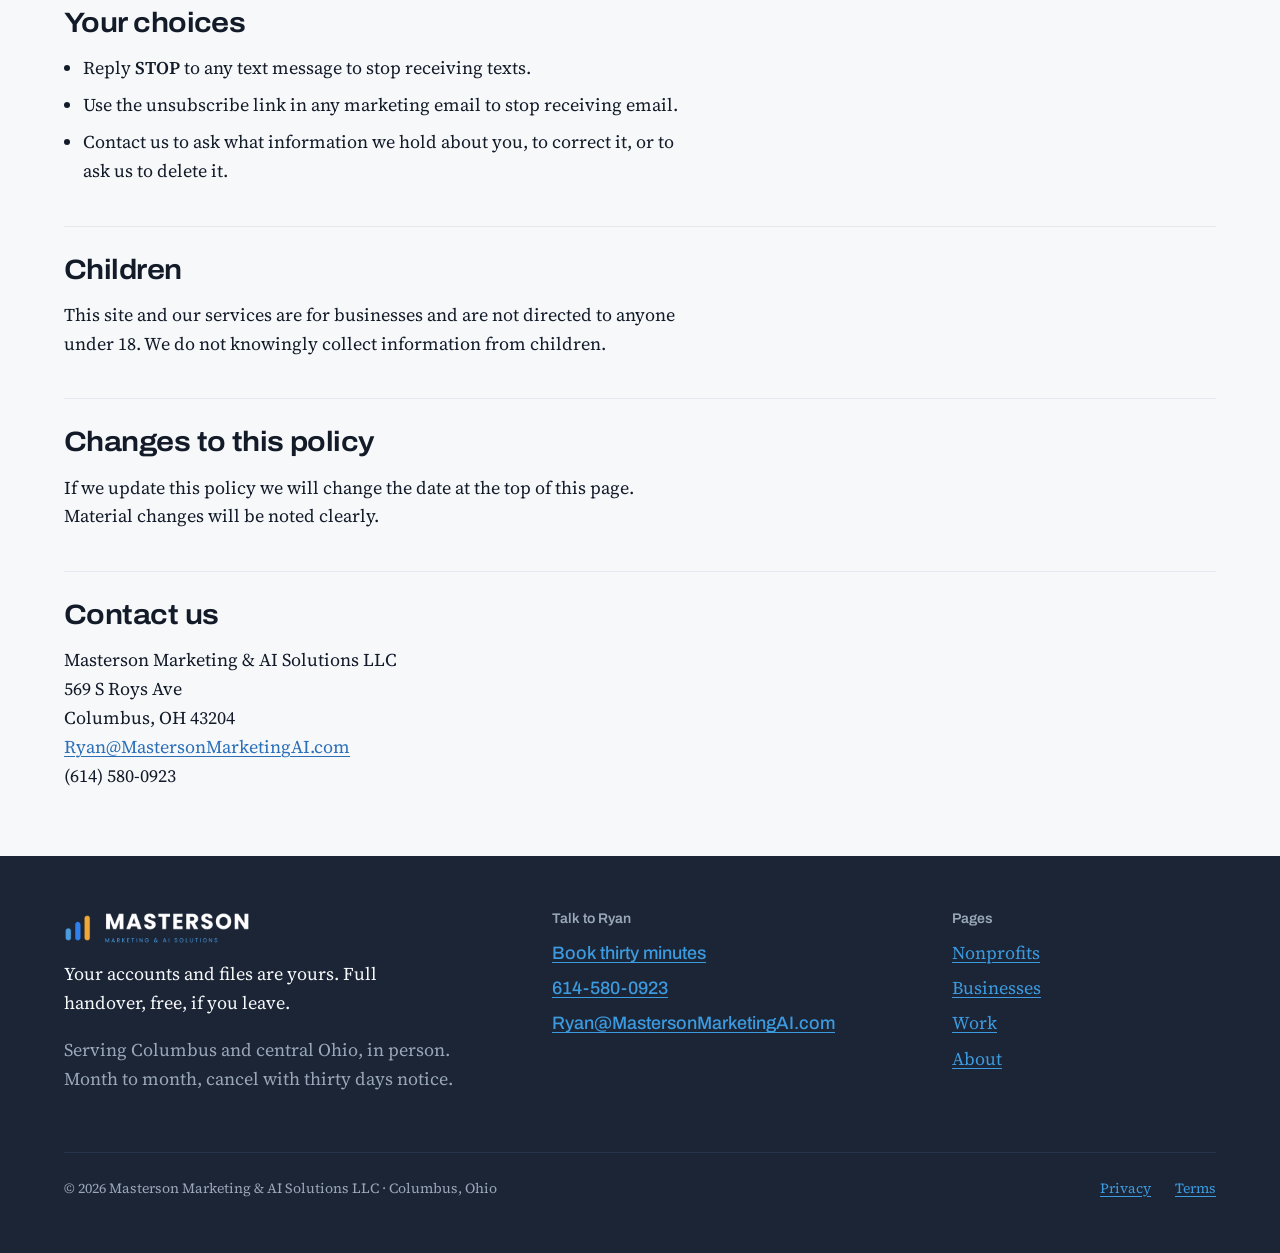
<file: privacy.html>
<!doctype html>
<html lang="en">
<head>
<meta charset="utf-8">
<meta name="viewport" content="width=device-width, initial-scale=1">
<title>Privacy policy | Masterson Marketing &amp; AI Solutions, Columbus</title>
<meta name="description" content="Privacy policy for Masterson Marketing &amp; AI Solutions, Columbus, Ohio, including SMS messaging terms and how to opt out.">
<link rel="canonical" href="https://mastersonmarketingai.com/privacy">
<link rel="preload" href="/assets/fonts/archivo.woff2" as="font" type="font/woff2" crossorigin>
<link rel="preload" href="/assets/fonts/source-serif-4.woff2" as="font" type="font/woff2" crossorigin>
<link rel="stylesheet" href="/styles.css">
<link rel="icon" href="/assets/favicon-32.png" sizes="32x32" type="image/png">
<link rel="apple-touch-icon" href="/assets/apple-touch-icon.png">
<meta property="og:type" content="website">
<meta property="og:site_name" content="Masterson Marketing &amp; AI Solutions">
<meta property="og:title" content="Privacy policy | Masterson Marketing &amp; AI Solutions">
<meta property="og:description" content="Privacy policy for Masterson Marketing &amp; AI Solutions, Columbus, Ohio, including SMS messaging terms and how to opt out.">
<meta property="og:url" content="https://mastersonmarketingai.com/privacy">
<meta property="og:image" content="https://mastersonmarketingai.com/assets/og-image.png">
<meta property="og:image:width" content="1200">
<meta property="og:image:height" content="630">
<meta property="og:image:alt" content="Masterson Marketing &amp; AI Solutions logo">
<meta name="twitter:card" content="summary_large_image">
</head>
<body>
<a class="skip" href="#main">Skip to content</a>

<header class="site-header">
  <div class="wrap">
    <a class="brand" href="/"><img src="/assets/logo-ink.png" width="163" height="28" alt="Masterson Marketing &amp; AI Solutions, home"></a>
    <nav class="site-nav" aria-label="Main">
      <ul>
        <li><a href="/nonprofits">Nonprofits</a></li>
        <li><a href="/businesses">Businesses</a></li>
        <li><a href="/work">Work</a></li>
        <li><a href="/about">About</a></li>
        <li class="nav-tel-item"><a class="nav-tel" href="tel:+16145800923">614-580-0923</a></li>
      </ul>
    </nav>
  </div>
</header>

<main id="main">
<section class="page-head">
  <div class="wrap">
    <h1>Privacy policy</h1>
    <p class="muted">Last updated: August 24, 2026</p>
  </div>
</section>

<section class="pad-s legal">
  <div class="wrap">
<h2>Who we are</h2>
<p>Masterson Marketing &amp; AI Solutions LLC ("we," "us") is an Ohio limited liability company located at 569 S Roys Ave, Columbus, OH 43204. You can reach us at <a href="mailto:Ryan@MastersonMarketingAI.com">Ryan@MastersonMarketingAI.com</a> or (614) 580-0923.</p>
<p>This policy explains what information we collect, how we use it, and the choices you have.</p>

<h2>Information we collect</h2>
<ul>
  <li><strong>Information you give us.</strong> Your name, business name, email address, phone number, and anything else you enter into a form on this site or tell us directly.</li>
  <li><strong>Information from your visit.</strong> Standard web data such as IP address, browser type, pages viewed, and referring site.</li>
  <li><strong>Communications.</strong> Records of emails, text messages, and calls between us.</li>
</ul>

<h2>How we use it</h2>
<ul>
  <li>To reply to you and provide the services you asked about.</li>
  <li>To schedule and confirm appointments.</li>
  <li>To send information you requested.</li>
  <li>To improve how this site and our services work.</li>
  <li>To meet legal and regulatory obligations.</li>
</ul>

<h2 id="sms">SMS and text messaging</h2>

<div class="callout">
  <p><strong>Text messaging consent</strong>
  By giving us your mobile number — on a form, by text, or by asking us to contact you — you agree to receive text messages from Masterson Marketing &amp; AI Solutions related to your inquiry, appointments, and the services you asked about.</p>
</div>

<ul>
  <li><strong>Message frequency varies</strong> depending on your conversation with us.</li>
  <li><strong>Message and data rates may apply.</strong> Your mobile carrier's standard charges apply to messages you send and receive.</li>
  <li><strong>To stop receiving messages,</strong> reply <strong>STOP</strong> to any message at any time. You will get one confirmation message and no further messages after that.</li>
  <li><strong>For help,</strong> reply <strong>HELP</strong> to any message, or contact us at (614) 580-0923 or Ryan@MastersonMarketingAI.com.</li>
  <li><strong>Carriers are not liable</strong> for delayed or undelivered messages.</li>
  <li><strong>We do not sell, rent, or share your mobile number</strong> or your consent to receive text messages with any third party for their own marketing purposes. Mobile opt-in data is never shared with third parties for marketing.</li>
</ul>

<h2>Services we provide to our clients</h2>
<p>We build and manage automated messaging and appointment systems on behalf of our business clients. When we do that work, our client — the business you contacted — is responsible for obtaining consent from its own customers, and its own privacy policy governs that relationship. We act as a service provider to that business and use the information only to deliver the service.</p>

<h2>How we share information</h2>
<p>We do not sell your personal information. We share it only with:</p>
<ul>
  <li>Service providers who help us operate — for example, telephone and messaging carriers, email providers, scheduling and CRM software, and hosting providers — and only as needed to do their job.</li>
  <li>Anyone we are legally required to share with, such as in response to lawful process.</li>
</ul>

<h2>Cookies</h2>
<p>This site may use cookies or similar technology to keep the site working properly and understand general traffic patterns. You can control cookies through your browser settings.</p>

<h2>How long we keep information</h2>
<p>We keep information for as long as needed to provide services, meet legal and tax obligations, and resolve disputes. When it is no longer needed, we delete it or make it unidentifiable.</p>

<h2>Security</h2>
<p>We use reasonable safeguards to protect the information we hold, including access controls and reputable third-party platforms. No method of transmission or storage is completely secure, and we cannot guarantee absolute security.</p>

<h2>Your choices</h2>
<ul>
  <li>Reply <strong>STOP</strong> to any text message to stop receiving texts.</li>
  <li>Use the unsubscribe link in any marketing email to stop receiving email.</li>
  <li>Contact us to ask what information we hold about you, to correct it, or to ask us to delete it.</li>
</ul>

<h2>Children</h2>
<p>This site and our services are for businesses and are not directed to anyone under 18. We do not knowingly collect information from children.</p>

<h2>Changes to this policy</h2>
<p>If we update this policy we will change the date at the top of this page. Material changes will be noted clearly.</p>

<h2>Contact us</h2>
<p class="addr">
Masterson Marketing &amp; AI Solutions LLC<br>
569 S Roys Ave<br>
Columbus, OH 43204<br>
<a href="mailto:Ryan@MastersonMarketingAI.com">Ryan@MastersonMarketingAI.com</a><br>
(614) 580-0923
</p>
  </div>
</section>
</main>

<footer class="site-footer">
  <div class="wrap">
    <div class="top">
      <div class="foot-brand">
        <img src="/assets/logo-light.png" width="186" height="32" alt="Masterson Marketing &amp; AI Solutions" loading="lazy">
        <p class="handover">Your accounts and files are yours. Full handover, free, if you leave.</p>
        <p>Serving Columbus and central Ohio, in person. Month to month, cancel with thirty days notice.</p>
      </div>
      <div class="reach">
        <h2>Talk to Ryan</h2>
        <ul>
          <li><a href="https://calendly.com/ryan-mastersonmarketingai/30min">Book thirty minutes</a></li>
          <li><a href="tel:+16145800923">614-580-0923</a></li>
          <li><a href="mailto:Ryan@MastersonMarketingAI.com">Ryan@MastersonMarketingAI.com</a></li>
        </ul>
      </div>
      <nav aria-label="Footer">
        <h2>Pages</h2>
        <ul>
          <li><a href="/nonprofits">Nonprofits</a></li>
          <li><a href="/businesses">Businesses</a></li>
          <li><a href="/work">Work</a></li>
          <li><a href="/about">About</a></li>
        </ul>
      </nav>
    </div>
    <div class="bottom">
      <p>&copy; 2026 Masterson Marketing &amp; AI Solutions LLC &middot; Columbus, Ohio</p>
      <ul>
        <li><a href="/privacy">Privacy</a></li>
        <li><a href="/terms">Terms</a></li>
      </ul>
    </div>
  </div>
</footer>

</body>
</html>
</file>
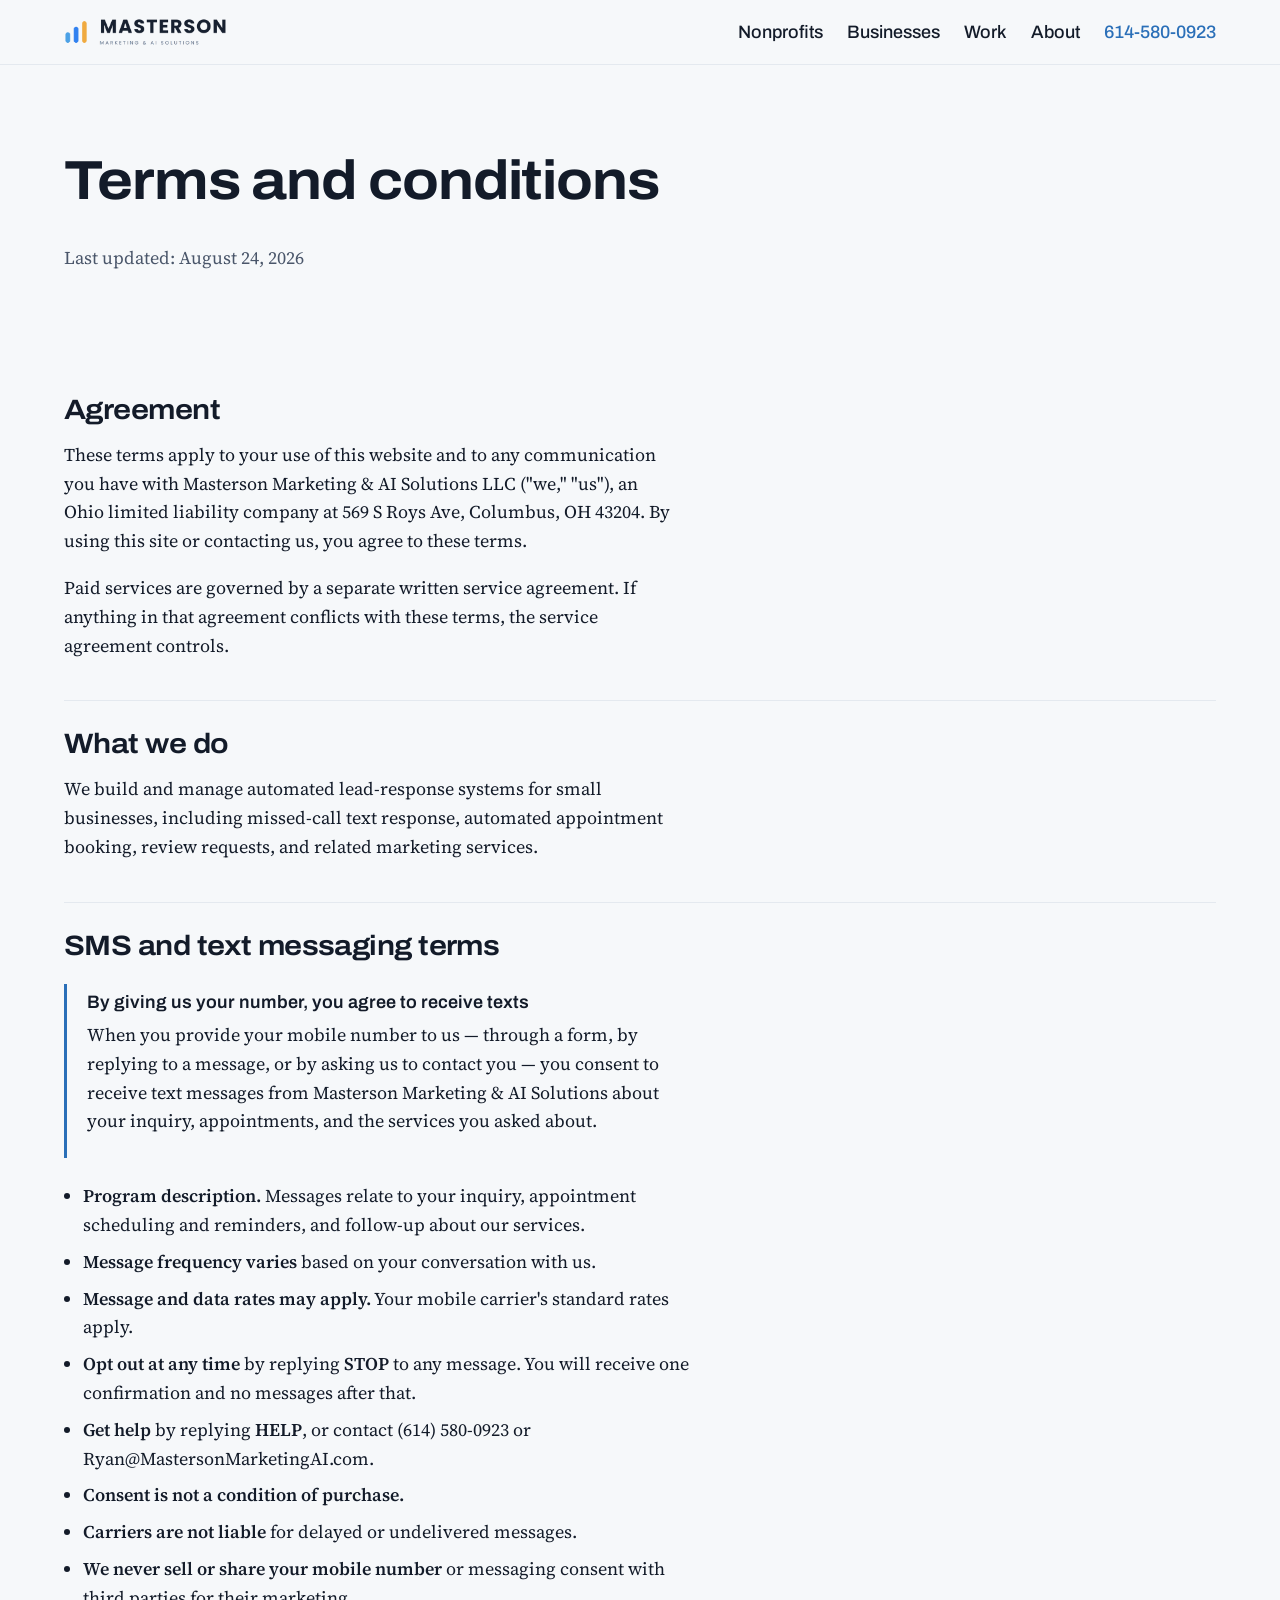
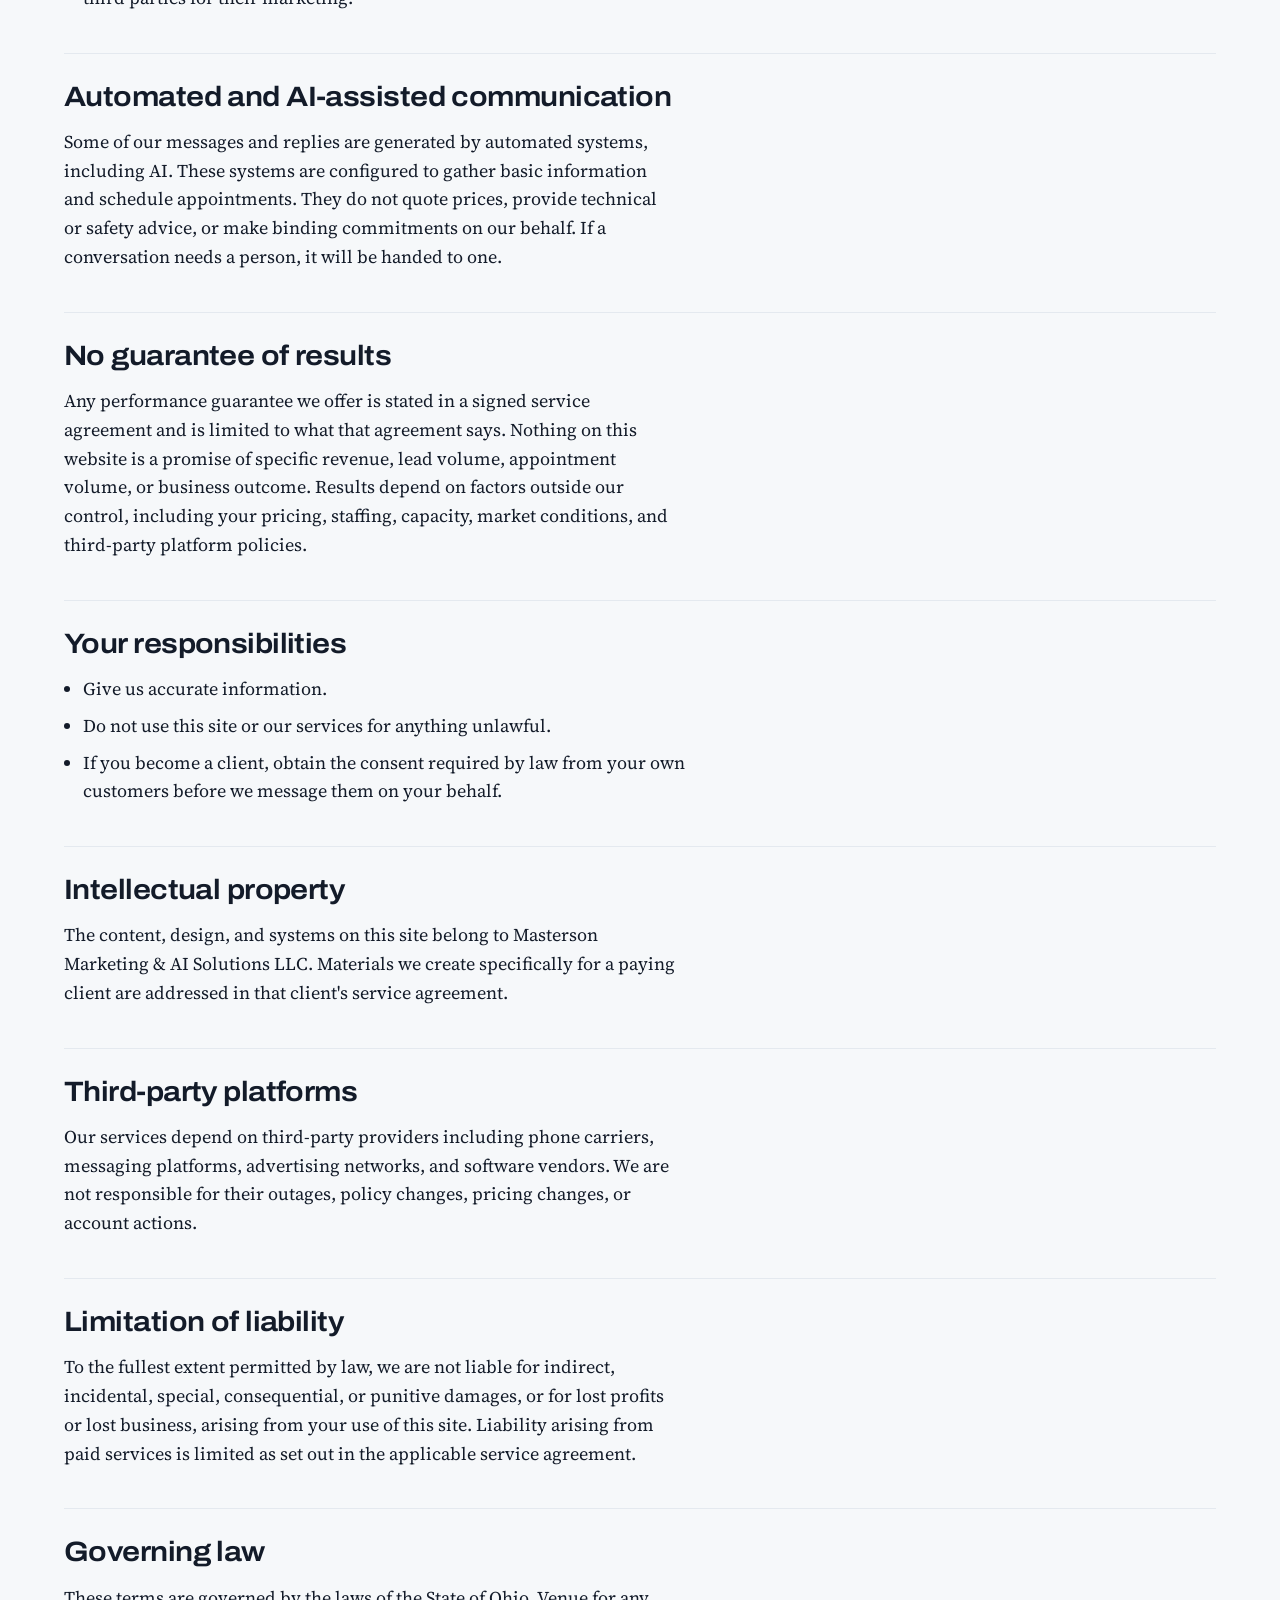
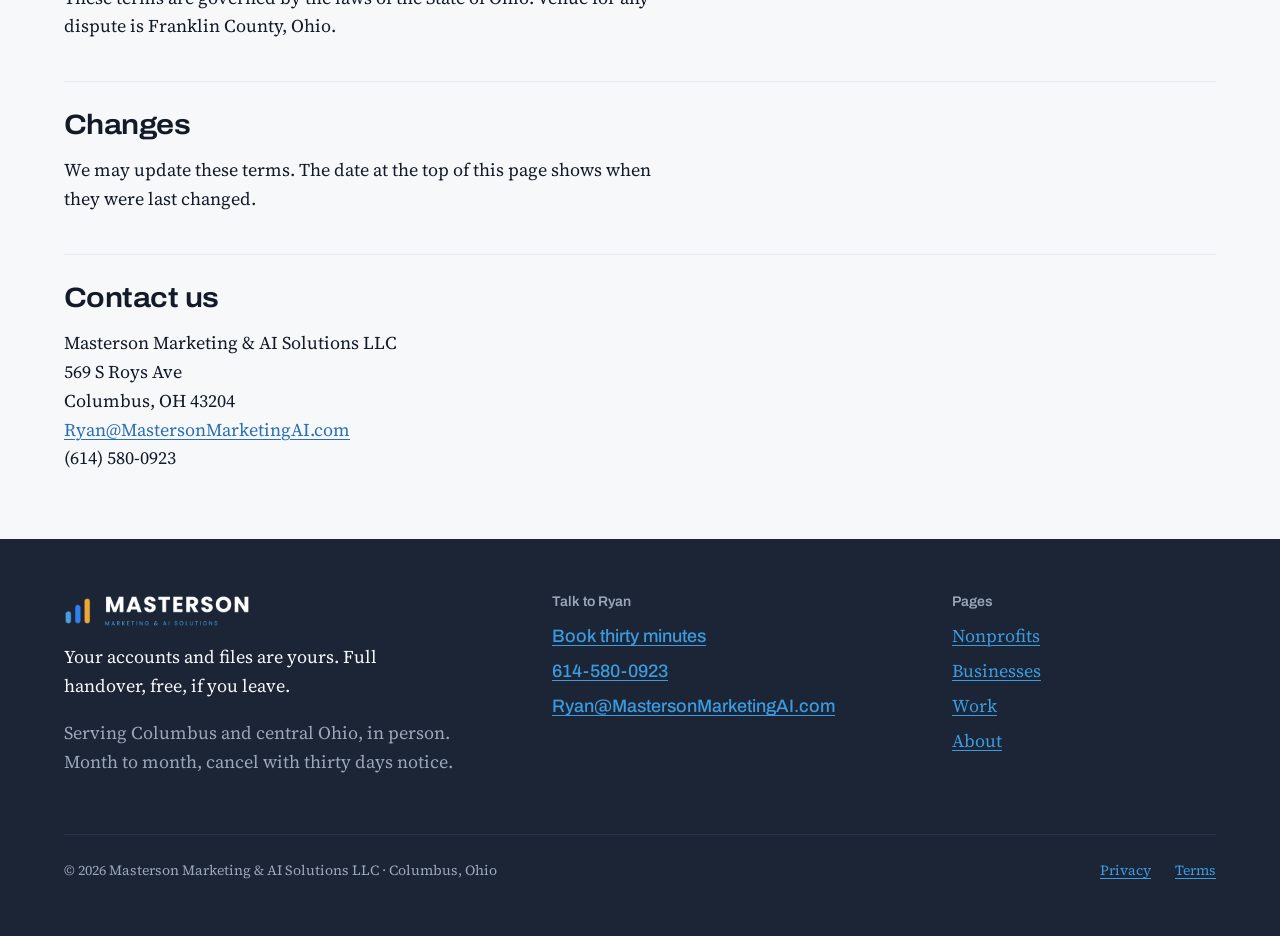
<file: terms.html>
<!doctype html>
<html lang="en">
<head>
<meta charset="utf-8">
<meta name="viewport" content="width=device-width, initial-scale=1">
<title>Terms and conditions | Masterson Marketing &amp; AI Solutions, Columbus</title>
<meta name="description" content="Terms and conditions for Masterson Marketing &amp; AI Solutions, Columbus, Ohio, including SMS messaging terms.">
<link rel="canonical" href="https://mastersonmarketingai.com/terms">
<link rel="preload" href="/assets/fonts/archivo.woff2" as="font" type="font/woff2" crossorigin>
<link rel="preload" href="/assets/fonts/source-serif-4.woff2" as="font" type="font/woff2" crossorigin>
<link rel="stylesheet" href="/styles.css">
<link rel="icon" href="/assets/favicon-32.png" sizes="32x32" type="image/png">
<link rel="apple-touch-icon" href="/assets/apple-touch-icon.png">
<meta property="og:type" content="website">
<meta property="og:site_name" content="Masterson Marketing &amp; AI Solutions">
<meta property="og:title" content="Terms and conditions | Masterson Marketing &amp; AI Solutions">
<meta property="og:description" content="Terms and conditions for Masterson Marketing &amp; AI Solutions, Columbus, Ohio, including SMS messaging terms.">
<meta property="og:url" content="https://mastersonmarketingai.com/terms">
<meta property="og:image" content="https://mastersonmarketingai.com/assets/og-image.png">
<meta property="og:image:width" content="1200">
<meta property="og:image:height" content="630">
<meta property="og:image:alt" content="Masterson Marketing &amp; AI Solutions logo">
<meta name="twitter:card" content="summary_large_image">
</head>
<body>
<a class="skip" href="#main">Skip to content</a>

<header class="site-header">
  <div class="wrap">
    <a class="brand" href="/"><img src="/assets/logo-ink.png" width="163" height="28" alt="Masterson Marketing &amp; AI Solutions, home"></a>
    <nav class="site-nav" aria-label="Main">
      <ul>
        <li><a href="/nonprofits">Nonprofits</a></li>
        <li><a href="/businesses">Businesses</a></li>
        <li><a href="/work">Work</a></li>
        <li><a href="/about">About</a></li>
        <li class="nav-tel-item"><a class="nav-tel" href="tel:+16145800923">614-580-0923</a></li>
      </ul>
    </nav>
  </div>
</header>

<main id="main">
<section class="page-head">
  <div class="wrap">
    <h1>Terms and conditions</h1>
    <p class="muted">Last updated: August 24, 2026</p>
  </div>
</section>

<section class="pad-s legal">
  <div class="wrap">
<h2>Agreement</h2>
<p>These terms apply to your use of this website and to any communication you have with Masterson Marketing &amp; AI Solutions LLC ("we," "us"), an Ohio limited liability company at 569 S Roys Ave, Columbus, OH 43204. By using this site or contacting us, you agree to these terms.</p>
<p>Paid services are governed by a separate written service agreement. If anything in that agreement conflicts with these terms, the service agreement controls.</p>

<h2>What we do</h2>
<p>We build and manage automated lead-response systems for small businesses, including missed-call text response, automated appointment booking, review requests, and related marketing services.</p>

<h2 id="sms">SMS and text messaging terms</h2>

<div class="callout">
  <p><strong>By giving us your number, you agree to receive texts</strong>
  When you provide your mobile number to us — through a form, by replying to a message, or by asking us to contact you — you consent to receive text messages from Masterson Marketing &amp; AI Solutions about your inquiry, appointments, and the services you asked about.</p>
</div>

<ul>
  <li><strong>Program description.</strong> Messages relate to your inquiry, appointment scheduling and reminders, and follow-up about our services.</li>
  <li><strong>Message frequency varies</strong> based on your conversation with us.</li>
  <li><strong>Message and data rates may apply.</strong> Your mobile carrier's standard rates apply.</li>
  <li><strong>Opt out at any time</strong> by replying <strong>STOP</strong> to any message. You will receive one confirmation and no messages after that.</li>
  <li><strong>Get help</strong> by replying <strong>HELP</strong>, or contact (614) 580-0923 or Ryan@MastersonMarketingAI.com.</li>
  <li><strong>Consent is not a condition of purchase.</strong></li>
  <li><strong>Carriers are not liable</strong> for delayed or undelivered messages.</li>
  <li><strong>We never sell or share your mobile number</strong> or messaging consent with third parties for their marketing.</li>
</ul>

<h2>Automated and AI-assisted communication</h2>
<p>Some of our messages and replies are generated by automated systems, including AI. These systems are configured to gather basic information and schedule appointments. They do not quote prices, provide technical or safety advice, or make binding commitments on our behalf. If a conversation needs a person, it will be handed to one.</p>

<h2>No guarantee of results</h2>
<p>Any performance guarantee we offer is stated in a signed service agreement and is limited to what that agreement says. Nothing on this website is a promise of specific revenue, lead volume, appointment volume, or business outcome. Results depend on factors outside our control, including your pricing, staffing, capacity, market conditions, and third-party platform policies.</p>

<h2>Your responsibilities</h2>
<ul>
  <li>Give us accurate information.</li>
  <li>Do not use this site or our services for anything unlawful.</li>
  <li>If you become a client, obtain the consent required by law from your own customers before we message them on your behalf.</li>
</ul>

<h2>Intellectual property</h2>
<p>The content, design, and systems on this site belong to Masterson Marketing &amp; AI Solutions LLC. Materials we create specifically for a paying client are addressed in that client's service agreement.</p>

<h2>Third-party platforms</h2>
<p>Our services depend on third-party providers including phone carriers, messaging platforms, advertising networks, and software vendors. We are not responsible for their outages, policy changes, pricing changes, or account actions.</p>

<h2>Limitation of liability</h2>
<p>To the fullest extent permitted by law, we are not liable for indirect, incidental, special, consequential, or punitive damages, or for lost profits or lost business, arising from your use of this site. Liability arising from paid services is limited as set out in the applicable service agreement.</p>

<h2>Governing law</h2>
<p>These terms are governed by the laws of the State of Ohio. Venue for any dispute is Franklin County, Ohio.</p>

<h2>Changes</h2>
<p>We may update these terms. The date at the top of this page shows when they were last changed.</p>

<h2>Contact us</h2>
<p class="addr">
Masterson Marketing &amp; AI Solutions LLC<br>
569 S Roys Ave<br>
Columbus, OH 43204<br>
<a href="mailto:Ryan@MastersonMarketingAI.com">Ryan@MastersonMarketingAI.com</a><br>
(614) 580-0923
</p>
  </div>
</section>
</main>

<footer class="site-footer">
  <div class="wrap">
    <div class="top">
      <div class="foot-brand">
        <img src="/assets/logo-light.png" width="186" height="32" alt="Masterson Marketing &amp; AI Solutions" loading="lazy">
        <p class="handover">Your accounts and files are yours. Full handover, free, if you leave.</p>
        <p>Serving Columbus and central Ohio, in person. Month to month, cancel with thirty days notice.</p>
      </div>
      <div class="reach">
        <h2>Talk to Ryan</h2>
        <ul>
          <li><a href="https://calendly.com/ryan-mastersonmarketingai/30min">Book thirty minutes</a></li>
          <li><a href="tel:+16145800923">614-580-0923</a></li>
          <li><a href="mailto:Ryan@MastersonMarketingAI.com">Ryan@MastersonMarketingAI.com</a></li>
        </ul>
      </div>
      <nav aria-label="Footer">
        <h2>Pages</h2>
        <ul>
          <li><a href="/nonprofits">Nonprofits</a></li>
          <li><a href="/businesses">Businesses</a></li>
          <li><a href="/work">Work</a></li>
          <li><a href="/about">About</a></li>
        </ul>
      </nav>
    </div>
    <div class="bottom">
      <p>&copy; 2026 Masterson Marketing &amp; AI Solutions LLC &middot; Columbus, Ohio</p>
      <ul>
        <li><a href="/privacy">Privacy</a></li>
        <li><a href="/terms">Terms</a></li>
      </ul>
    </div>
  </div>
</footer>

</body>
</html>
</file>
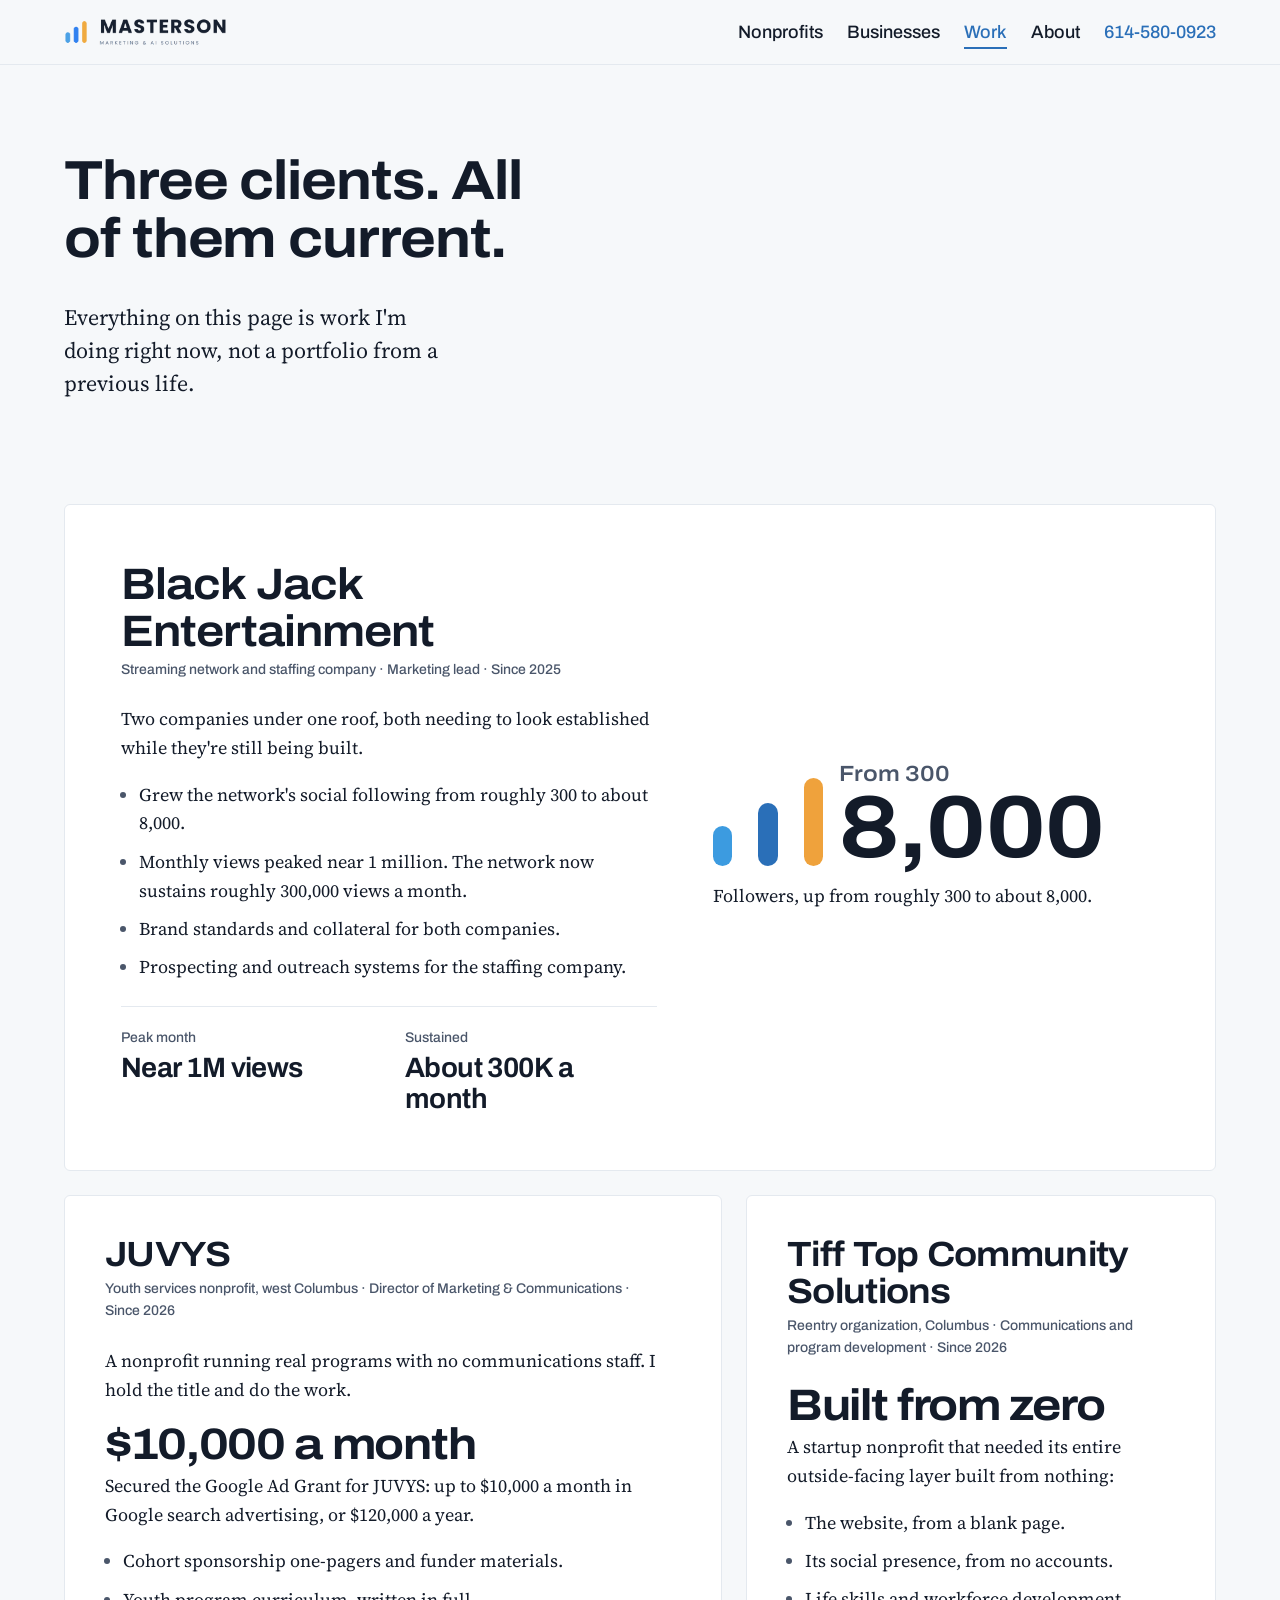
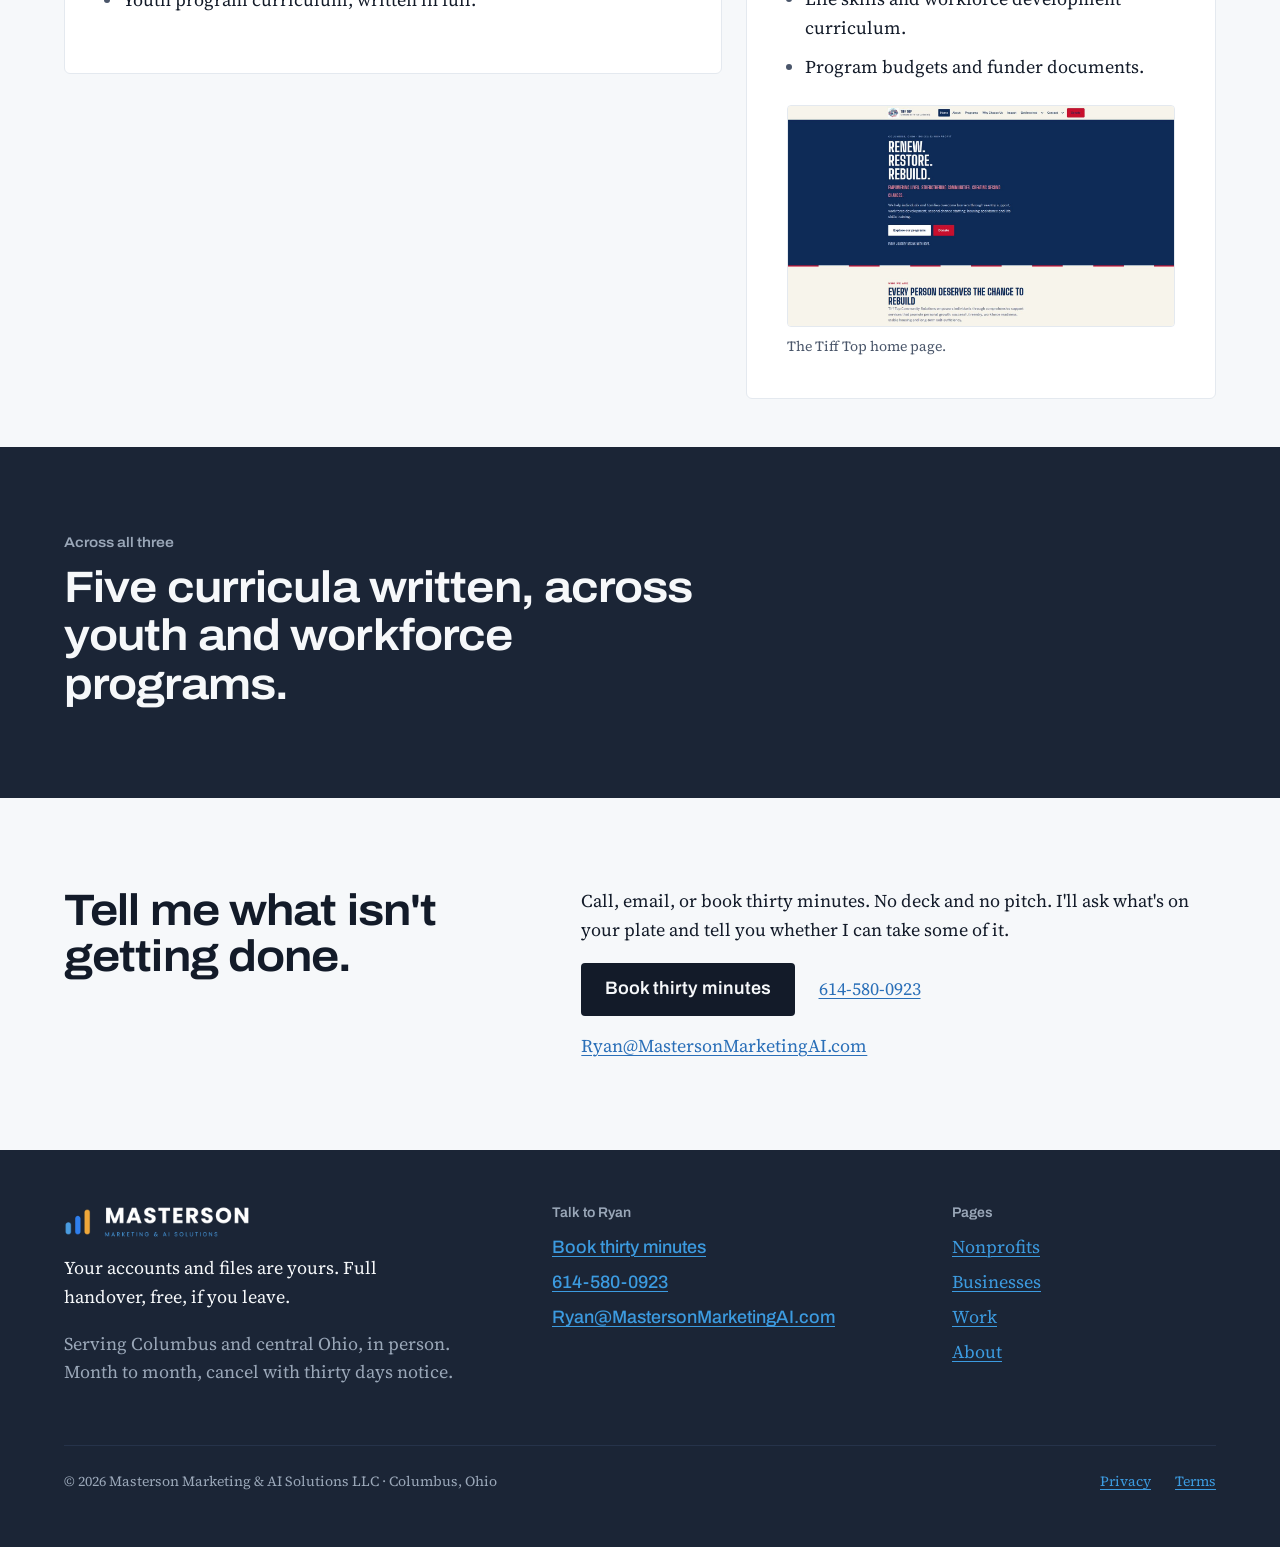
<file: work.html>
<!doctype html>
<html lang="en">
<head>
<meta charset="utf-8">
<meta name="viewport" content="width=device-width, initial-scale=1">
<title>Client work | Masterson Marketing &amp; AI Solutions, Columbus</title>
<meta name="description" content="Three current engagements from a Columbus marketing consultancy: a streaming network grown from 300 to 8,000 followers, a Google Ad Grant secured for a youth nonprofit, and a reentry organization built from zero.">
<link rel="canonical" href="https://mastersonmarketingai.com/work">
<link rel="preload" href="/assets/fonts/archivo.woff2" as="font" type="font/woff2" crossorigin>
<link rel="preload" href="/assets/fonts/source-serif-4.woff2" as="font" type="font/woff2" crossorigin>
<link rel="stylesheet" href="/styles.css">
<link rel="icon" href="/assets/favicon-32.png" sizes="32x32" type="image/png">
<link rel="apple-touch-icon" href="/assets/apple-touch-icon.png">
<meta property="og:type" content="website">
<meta property="og:site_name" content="Masterson Marketing &amp; AI Solutions">
<meta property="og:title" content="Client work | Masterson Marketing &amp; AI Solutions">
<meta property="og:description" content="Three current engagements from a Columbus marketing consultancy: a streaming network grown from 300 to 8,000 followers, a Google Ad Grant secured for a youth nonprofit, and a reentry organization built from zero.">
<meta property="og:url" content="https://mastersonmarketingai.com/work">
<meta property="og:image" content="https://mastersonmarketingai.com/assets/og-image.png">
<meta property="og:image:width" content="1200">
<meta property="og:image:height" content="630">
<meta property="og:image:alt" content="Masterson Marketing &amp; AI Solutions logo">
<meta name="twitter:card" content="summary_large_image">
</head>
<body>
<a class="skip" href="#main">Skip to content</a>

<header class="site-header">
  <div class="wrap">
    <a class="brand" href="/"><img src="/assets/logo-ink.png" width="163" height="28" alt="Masterson Marketing &amp; AI Solutions, home"></a>
    <nav class="site-nav" aria-label="Main">
      <ul>
        <li><a href="/nonprofits">Nonprofits</a></li>
        <li><a href="/businesses">Businesses</a></li>
        <li><a href="/work" aria-current="page">Work</a></li>
        <li><a href="/about">About</a></li>
        <li class="nav-tel-item"><a class="nav-tel" href="tel:+16145800923">614-580-0923</a></li>
      </ul>
    </nav>
  </div>
</header>

<main id="main">
<section class="page-head">
  <div class="wrap">
    <h1>Three clients. All of them current.</h1>
    <p class="lede">Everything on this page is work I'm doing right now, not a portfolio from a previous life.</p>
  </div>
</section>

<section class="pad-s" aria-label="Engagements">
  <div class="wrap engagements">

    <article class="engagement engagement--lead" aria-labelledby="bj-h">
      <div>
        <h2 id="bj-h">Black Jack Entertainment</h2>
        <p class="meta">Streaming network and staffing company &middot; Marketing lead &middot; Since 2025</p>
        <p>Two companies under one roof, both needing to look established while they're still being built.</p>
        <ul>
          <li>Grew the network's social following from roughly 300 to about 8,000.</li>
          <li>Monthly views peaked near 1 million. The network now sustains roughly 300,000 views a month.</li>
          <li>Brand standards and collateral for both companies.</li>
          <li>Prospecting and outreach systems for the staffing company.</li>
        </ul>
        <dl class="stat-pair">
          <div><dt>Peak month</dt><dd>Near 1M views</dd></div>
          <div><dt>Sustained</dt><dd>About 300K a month</dd></div>
        </dl>
      </div>
      <figure class="growth">
        <div class="figure-row" aria-hidden="true">
          <span class="bars"><i></i><i></i><i></i></span>
          <span class="from-to"><span class="from">From 300</span><span class="to">8,000</span></span>
        </div>
        <figcaption>Followers, up from roughly 300 to about 8,000.</figcaption>
      </figure>
      <!--
        Facebook Insights capture goes here once Brian has signed off, and once the
        numbers visible in it are checked against the approved figures above.
      <figure class="shot">
        <img src="/assets/work/black-jack-insights.png" width="1400" height="000" alt="Facebook Insights for the Black Jack network page" loading="lazy">
        <figcaption>Facebook Insights, Black Jack network page.</figcaption>
      </figure>
      -->
    </article>

    <article class="engagement" aria-labelledby="juvys-h">
      <h2 id="juvys-h">JUVYS</h2>
      <p class="meta">Youth services nonprofit, west Columbus &middot; Director of Marketing &amp; Communications &middot; Since 2026</p>
      <p>A nonprofit running real programs with no communications staff. I hold the title and do the work.</p>
      <p class="figure-big">$10,000 a month</p>
      <p>Secured the Google Ad Grant for JUVYS: up to $10,000 a month in Google search advertising, or $120,000 a year.</p>
      <ul>
        <li>Cohort sponsorship one-pagers and funder materials.</li>
        <li>Youth program curriculum, written in full.</li>
      </ul>
      <!--
        Curriculum one-pager goes here once JUVYS has approved it and it has been
        checked for participant names, faces, or other identifying detail.
      <figure class="shot">
        <img src="/assets/work/juvys-curriculum.png" width="1400" height="000" alt="One-page overview of a JUVYS youth curriculum" loading="lazy">
        <figcaption>Curriculum one-pager, shared with JUVYS's permission.</figcaption>
      </figure>
      -->
    </article>

    <article class="engagement engagement--narrow" aria-labelledby="tt-h">
      <h2 id="tt-h">Tiff Top Community Solutions</h2>
      <p class="meta">Reentry organization, Columbus &middot; Communications and program development &middot; Since 2026</p>
      <p class="figure-big">Built from zero</p>
      <p>A startup nonprofit that needed its entire outside-facing layer built from nothing:</p>
      <ul>
        <li>The website, from a blank page.</li>
        <li>Its social presence, from no accounts.</li>
        <li>Life skills and workforce development curriculum.</li>
        <li>Program budgets and funder documents.</li>
      </ul>
      <figure class="shot">
        <img src="/assets/work/tiff-top-site.jpg" width="1400" height="797" alt="Home page of the Tiff Top Community Solutions website: Renew. Restore. Rebuild." loading="lazy">
        <figcaption>The Tiff Top home page.</figcaption>
      </figure>
    </article>

  </div>
</section>

<section class="band-navy pad-l" aria-labelledby="across-h">
  <div class="wrap">
    <h2 class="label" id="across-h">Across all three</h2>
    <p class="statement">Five curricula written, across youth and workforce programs.</p>
  </div>
</section>

<section class="pad-l" aria-labelledby="cta-h">
  <div class="wrap split">
    <div>
      <h2 id="cta-h">Tell me what isn't getting done.</h2>
    </div>
    <div>
      <p>Call, email, or book thirty minutes. No deck and no pitch. I'll ask what's on your plate and tell you whether I can take some of it.</p>
      <div class="actions">
        <a class="btn btn-ink" href="https://calendly.com/ryan-mastersonmarketingai/30min">Book thirty minutes</a>
        <a href="tel:+16145800923">614-580-0923</a>
        <a href="mailto:Ryan@MastersonMarketingAI.com">Ryan@MastersonMarketingAI.com</a>
      </div>
    </div>
  </div>
</section>
</main>

<footer class="site-footer">
  <div class="wrap">
    <div class="top">
      <div class="foot-brand">
        <img src="/assets/logo-light.png" width="186" height="32" alt="Masterson Marketing &amp; AI Solutions" loading="lazy">
        <p class="handover">Your accounts and files are yours. Full handover, free, if you leave.</p>
        <p>Serving Columbus and central Ohio, in person. Month to month, cancel with thirty days notice.</p>
      </div>
      <div class="reach">
        <h2>Talk to Ryan</h2>
        <ul>
          <li><a href="https://calendly.com/ryan-mastersonmarketingai/30min">Book thirty minutes</a></li>
          <li><a href="tel:+16145800923">614-580-0923</a></li>
          <li><a href="mailto:Ryan@MastersonMarketingAI.com">Ryan@MastersonMarketingAI.com</a></li>
        </ul>
      </div>
      <nav aria-label="Footer">
        <h2>Pages</h2>
        <ul>
          <li><a href="/nonprofits">Nonprofits</a></li>
          <li><a href="/businesses">Businesses</a></li>
          <li><a href="/work">Work</a></li>
          <li><a href="/about">About</a></li>
        </ul>
      </nav>
    </div>
    <div class="bottom">
      <p>&copy; 2026 Masterson Marketing &amp; AI Solutions LLC &middot; Columbus, Ohio</p>
      <ul>
        <li><a href="/privacy">Privacy</a></li>
        <li><a href="/terms">Terms</a></li>
      </ul>
    </div>
  </div>
</footer>

</body>
</html>
</file>
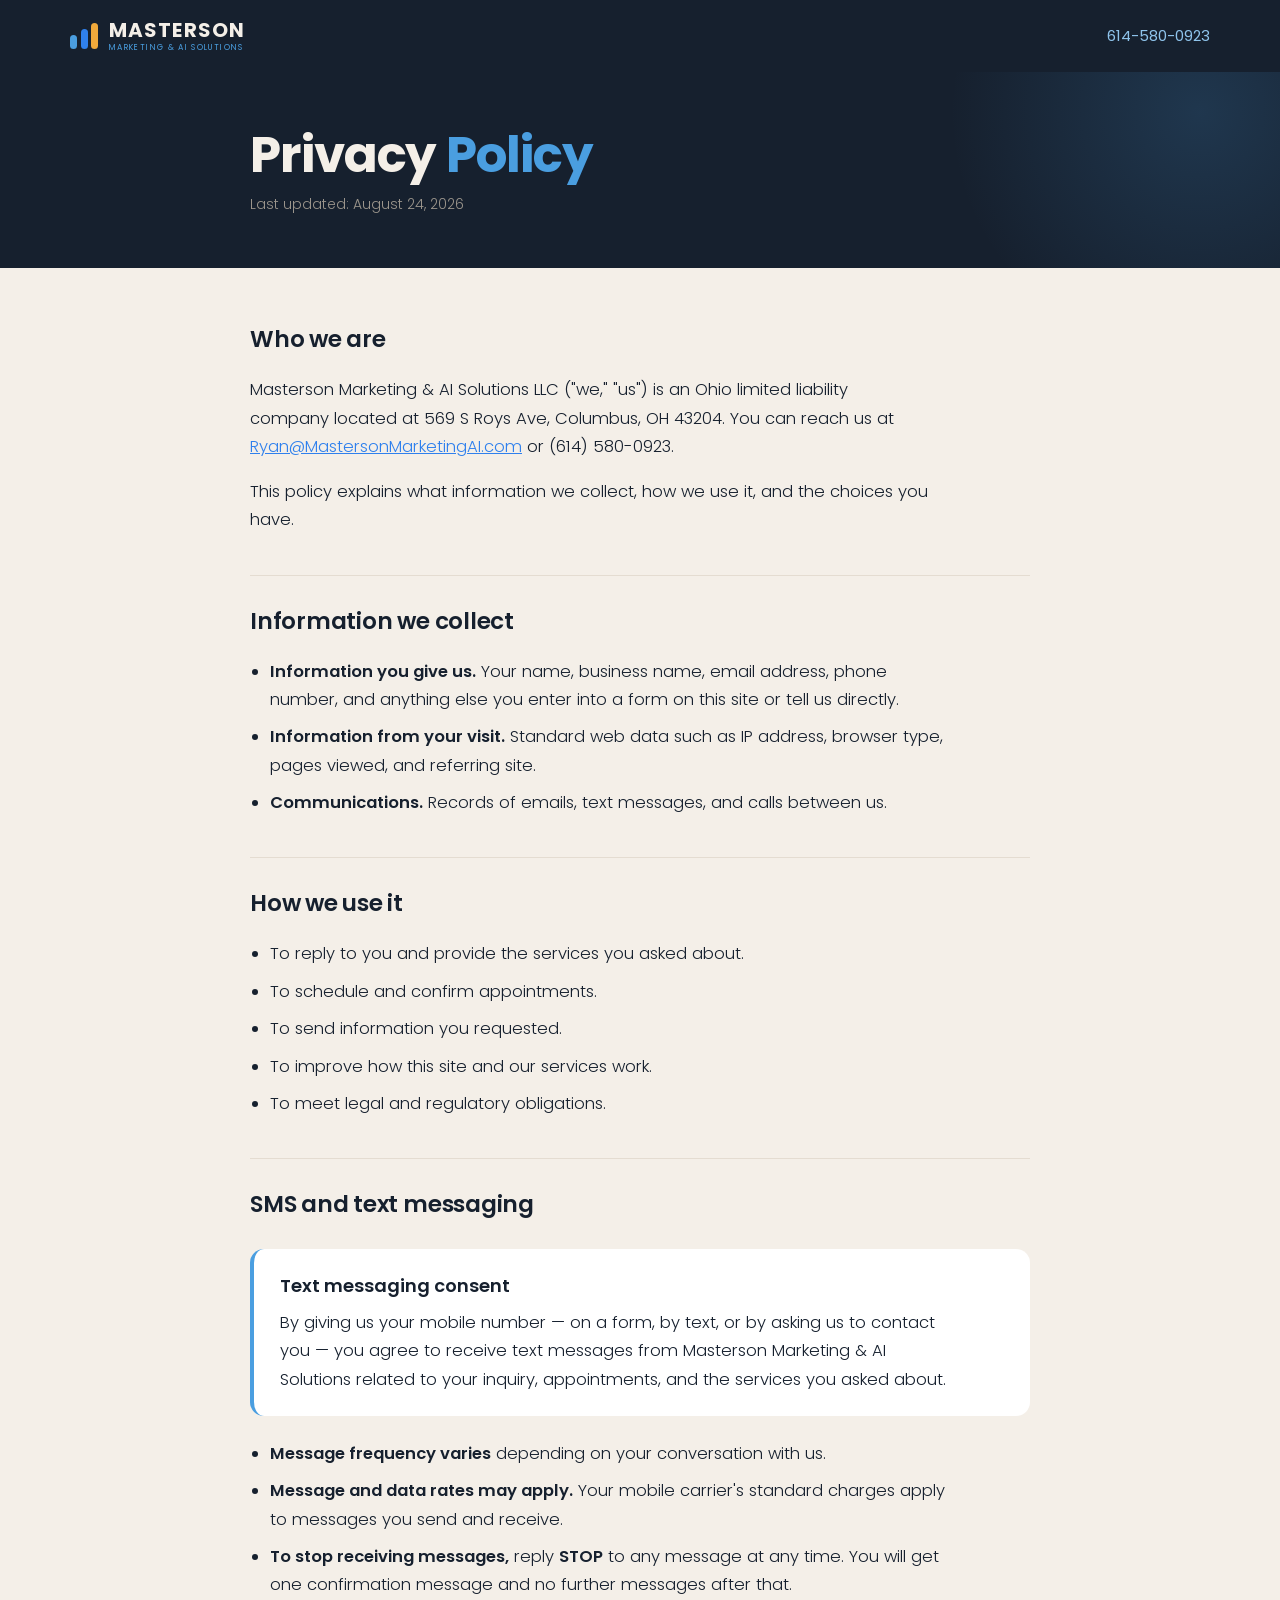
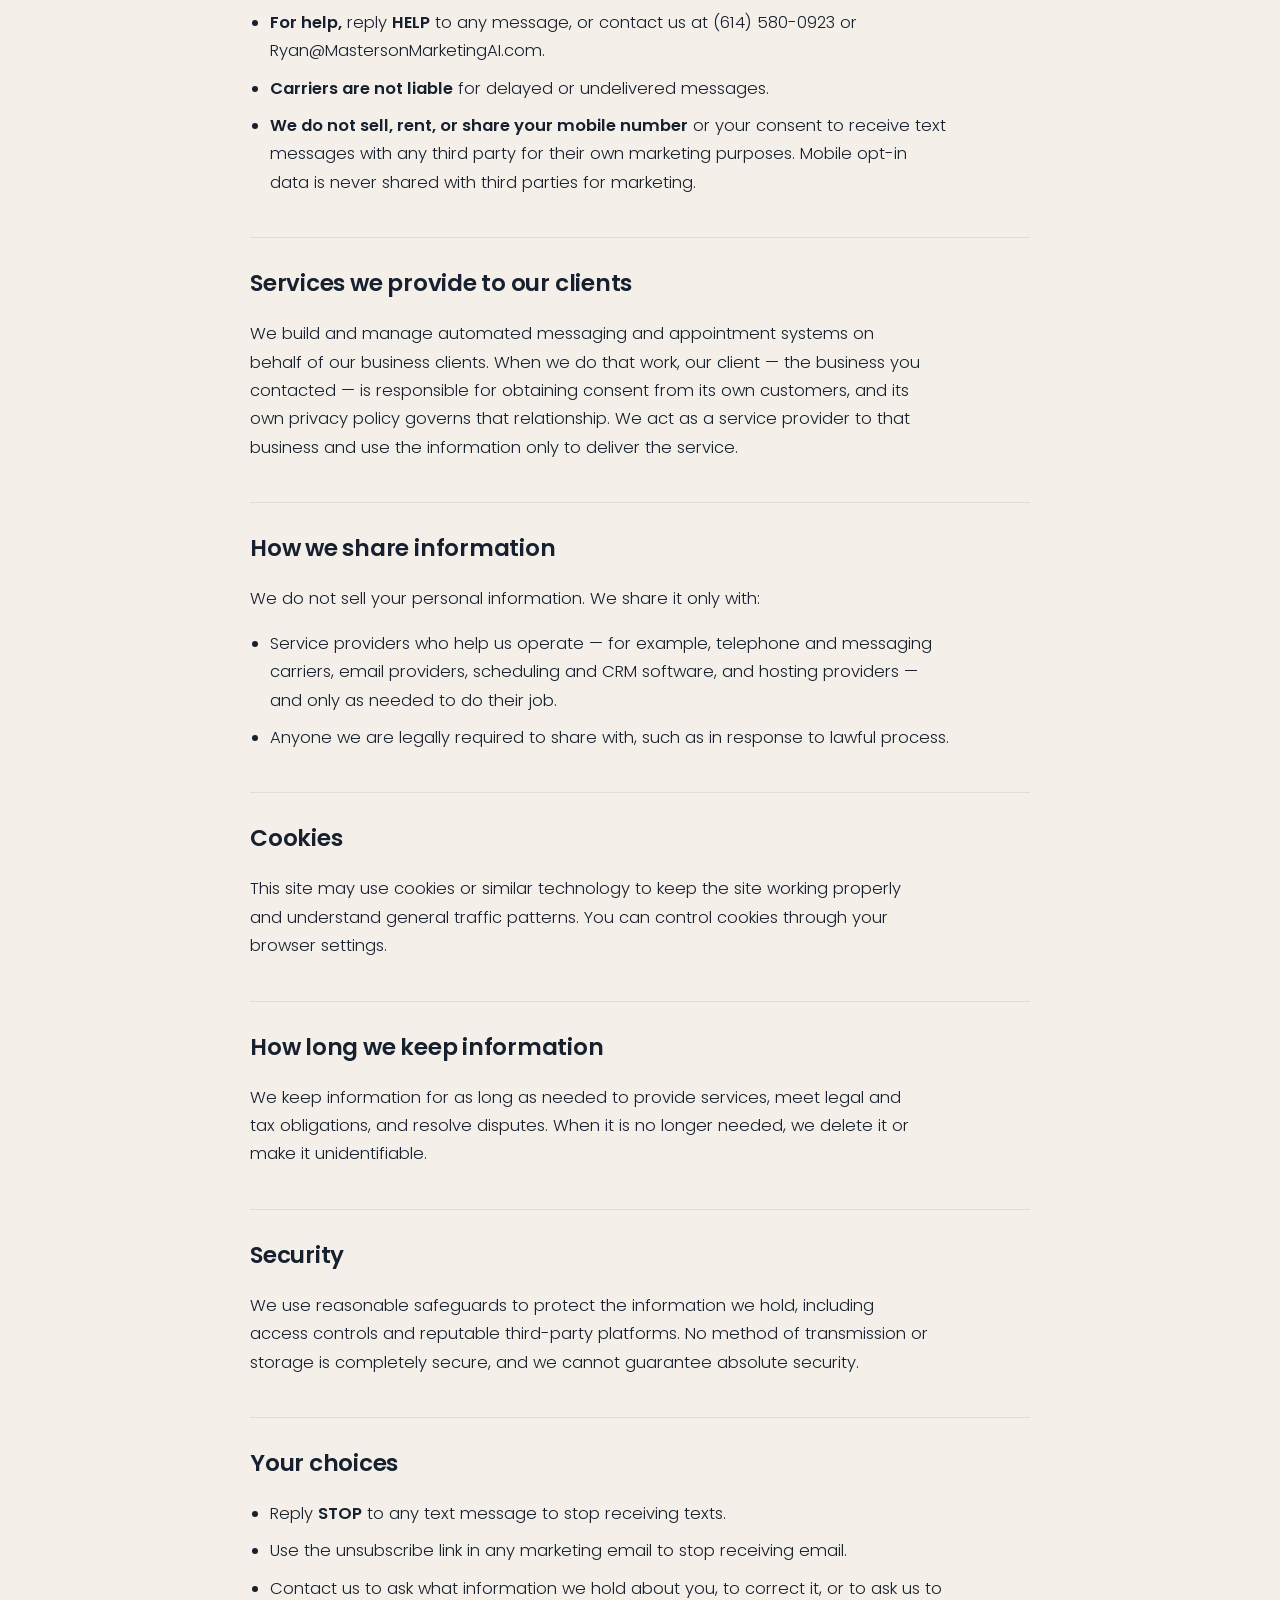
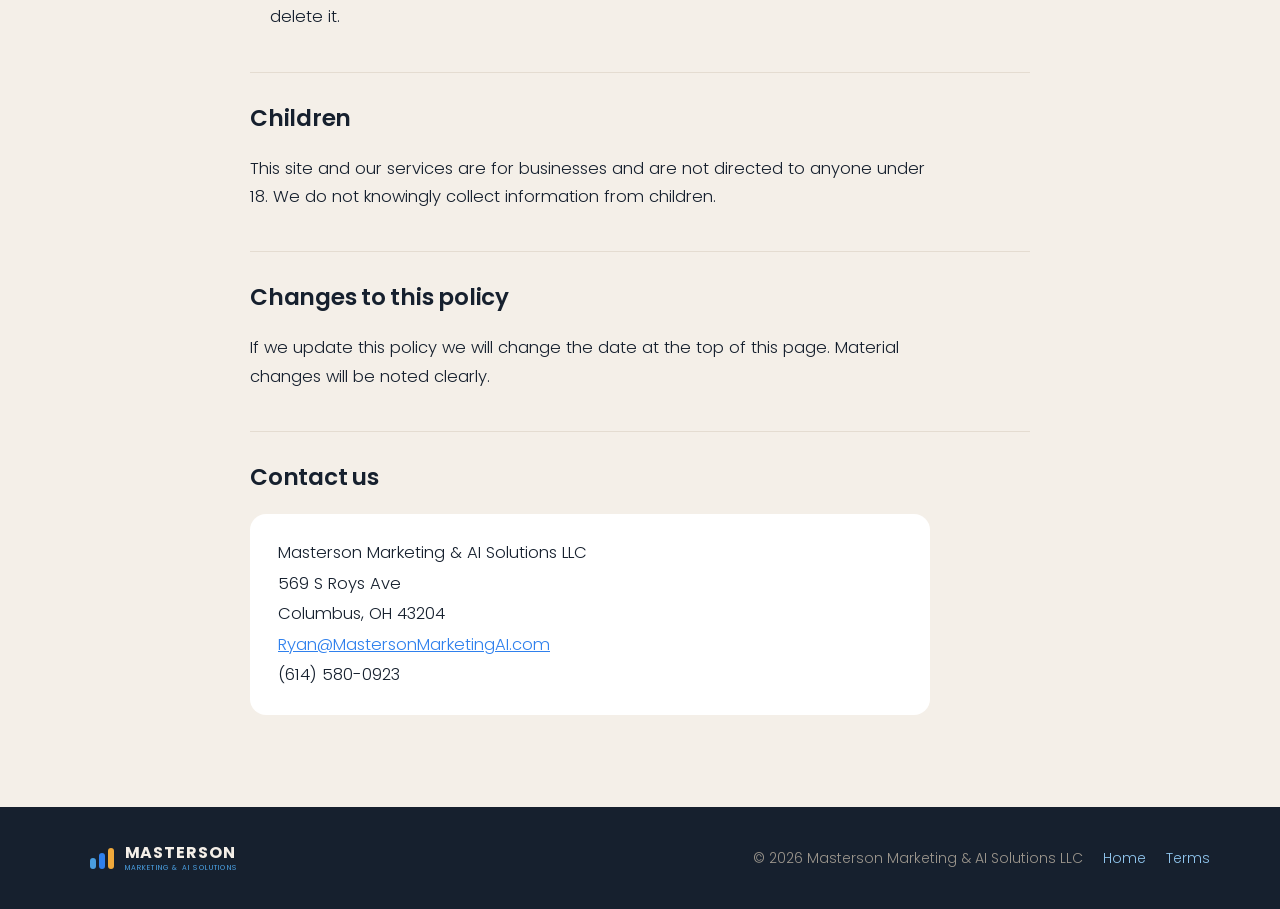
<file: source/legacy/privacy.html>
<!DOCTYPE html>
<html lang="en">
<head>
<meta charset="utf-8">
<meta name="viewport" content="width=device-width, initial-scale=1">
<title>Privacy Policy — Masterson Marketing &amp; AI Solutions</title>
<meta name="description" content="Privacy policy for Masterson Marketing & AI Solutions, including SMS messaging terms and how to opt out.">
<link rel="icon" href="assets/favicon-32.png" sizes="32x32">
<link rel="apple-touch-icon" href="assets/apple-touch-icon.png">
<link rel="preconnect" href="https://fonts.googleapis.com">
<link rel="preconnect" href="https://fonts.gstatic.com" crossorigin>
<link href="https://fonts.googleapis.com/css2?family=Poppins:wght@300;400;500;600;700&display=swap" rel="stylesheet">
<style>
:root{--ink:#16202E;--off:#F4EFE8;--white:#fff;--blue:#2F80ED;--sky:#4A9EE0;--sky-soft:#8FC4EC;--amber:#F0A93B;--gray:#9B958C;--f:"Poppins",system-ui,sans-serif}
*{box-sizing:border-box}
body{margin:0;background:var(--off);color:var(--ink);font-family:var(--f);font-weight:300;font-size:16.5px;line-height:1.72;-webkit-font-smoothing:antialiased}
.wrap{width:min(780px,90vw);margin:0 auto}
strong,b{font-weight:600}
nav{background:var(--ink);padding:20px 0}
nav .wrap{width:min(1140px,90vw);display:flex;align-items:center;justify-content:space-between;gap:20px;flex-wrap:wrap}
nav img{height:34px;width:auto;display:block}
nav a.tel{color:var(--sky-soft);text-decoration:none;font-size:15px;font-weight:400}
nav a.tel:hover{color:#fff}
header.page{background:var(--ink);color:var(--off);padding:56px 0 52px;position:relative;overflow:hidden}
header.page::before{content:"";position:absolute;width:520px;height:520px;right:-180px;top:-220px;border-radius:50%;background:radial-gradient(circle,rgba(74,158,224,.18),transparent 68%)}
header.page .wrap{position:relative}
h1{font-weight:700;font-size:clamp(32px,5vw,50px);line-height:1.08;letter-spacing:-.022em;margin:0 0 10px}
h1 span{color:var(--sky)}
.upd{font-size:14px;color:var(--gray);margin:0;font-weight:300}
main{padding:52px 0 76px}
h2{font-weight:600;font-size:23px;letter-spacing:-.01em;margin:40px 0 12px;padding-top:26px;border-top:1px solid #E4DCD1}
h2:first-of-type{border-top:0;padding-top:0;margin-top:0}
p,li{max-width:68ch}
ul{padding-left:20px}li{margin-bottom:9px}
a{color:var(--blue)}
.callout{background:var(--white);border-left:4px solid var(--sky);border-radius:14px;padding:22px 26px;margin:24px 0}
.callout p{margin:0}
.callout strong{display:block;font-size:18px;font-weight:600;margin-bottom:7px;color:var(--ink)}
.addr{background:var(--white);border-radius:16px;padding:24px 28px;line-height:1.85}
footer{background:var(--ink);color:var(--gray);padding:38px 0;font-size:14px;font-weight:300}
footer .wrap{width:min(1140px,90vw);display:flex;justify-content:space-between;gap:18px;flex-wrap:wrap;align-items:center}
footer img{height:26px;opacity:.9}
footer a{color:var(--sky-soft);text-decoration:none;margin-left:20px}
footer a:hover{color:#fff}

.lockup{display:inline-flex;align-items:center;gap:11px;text-decoration:none}
.bars{display:flex;align-items:flex-end;gap:3.5px;height:26px}
.bars i{display:block;width:7px;border-radius:99px}
.bars i:nth-child(1){height:14px;background:var(--sky)}
.bars i:nth-child(2){height:20px;background:var(--blue)}
.bars i:nth-child(3){height:26px;background:var(--amber)}
.lk-txt{display:flex;flex-direction:column;line-height:1}
.lk-name{font-weight:700;font-size:20px;letter-spacing:.055em;color:var(--off)}
.lk-sub{font-weight:400;font-size:8px;letter-spacing:.17em;color:var(--sky);margin-top:4px}
.lockup.sm .bars{height:21px}.lockup.sm .bars i{width:5.5px}
.lockup.sm .bars i:nth-child(1){height:11px}
.lockup.sm .bars i:nth-child(2){height:16px}
.lockup.sm .bars i:nth-child(3){height:21px}
.lockup.sm .lk-name{font-size:16px}.lockup.sm .lk-sub{font-size:7px;margin-top:3px}
a:focus-visible{outline:3px solid var(--sky);outline-offset:3px}
@media(max-width:700px){main{padding:38px 0 56px}header.page{padding:40px 0 38px}}
</style>
</head>
<body>

<nav>
  <div class="wrap">
    <a class="lockup" href="index.html" aria-label="Masterson Marketing and AI Solutions">
      <span class="bars" aria-hidden="true"><i></i><i></i><i></i></span>
      <span class="lk-txt"><span class="lk-name">MASTERSON</span><span class="lk-sub">MARKETING &amp; AI SOLUTIONS</span></span>
    </a>
    <a class="tel" href="tel:+16145800923">614-580-0923</a>
  </div>
</nav>
</div>

<header class="page">
  <div class="wrap">
    <h1>Privacy <span>Policy</span></h1>
    <p class="upd">Last updated: August 24, 2026</p>
  </div>
</header>

<main>
<div class="wrap">

<h2>Who we are</h2>
<p>Masterson Marketing &amp; AI Solutions LLC ("we," "us") is an Ohio limited liability company located at 569 S Roys Ave, Columbus, OH 43204. You can reach us at <a href="mailto:Ryan@MastersonMarketingAI.com">Ryan@MastersonMarketingAI.com</a> or (614) 580-0923.</p>
<p>This policy explains what information we collect, how we use it, and the choices you have.</p>

<h2>Information we collect</h2>
<ul>
  <li><strong>Information you give us.</strong> Your name, business name, email address, phone number, and anything else you enter into a form on this site or tell us directly.</li>
  <li><strong>Information from your visit.</strong> Standard web data such as IP address, browser type, pages viewed, and referring site.</li>
  <li><strong>Communications.</strong> Records of emails, text messages, and calls between us.</li>
</ul>

<h2>How we use it</h2>
<ul>
  <li>To reply to you and provide the services you asked about.</li>
  <li>To schedule and confirm appointments.</li>
  <li>To send information you requested.</li>
  <li>To improve how this site and our services work.</li>
  <li>To meet legal and regulatory obligations.</li>
</ul>

<h2 id="sms">SMS and text messaging</h2>

<div class="callout">
  <p><strong>Text messaging consent</strong>
  By giving us your mobile number — on a form, by text, or by asking us to contact you — you agree to receive text messages from Masterson Marketing &amp; AI Solutions related to your inquiry, appointments, and the services you asked about.</p>
</div>

<ul>
  <li><strong>Message frequency varies</strong> depending on your conversation with us.</li>
  <li><strong>Message and data rates may apply.</strong> Your mobile carrier's standard charges apply to messages you send and receive.</li>
  <li><strong>To stop receiving messages,</strong> reply <strong>STOP</strong> to any message at any time. You will get one confirmation message and no further messages after that.</li>
  <li><strong>For help,</strong> reply <strong>HELP</strong> to any message, or contact us at (614) 580-0923 or Ryan@MastersonMarketingAI.com.</li>
  <li><strong>Carriers are not liable</strong> for delayed or undelivered messages.</li>
  <li><strong>We do not sell, rent, or share your mobile number</strong> or your consent to receive text messages with any third party for their own marketing purposes. Mobile opt-in data is never shared with third parties for marketing.</li>
</ul>

<h2>Services we provide to our clients</h2>
<p>We build and manage automated messaging and appointment systems on behalf of our business clients. When we do that work, our client — the business you contacted — is responsible for obtaining consent from its own customers, and its own privacy policy governs that relationship. We act as a service provider to that business and use the information only to deliver the service.</p>

<h2>How we share information</h2>
<p>We do not sell your personal information. We share it only with:</p>
<ul>
  <li>Service providers who help us operate — for example, telephone and messaging carriers, email providers, scheduling and CRM software, and hosting providers — and only as needed to do their job.</li>
  <li>Anyone we are legally required to share with, such as in response to lawful process.</li>
</ul>

<h2>Cookies</h2>
<p>This site may use cookies or similar technology to keep the site working properly and understand general traffic patterns. You can control cookies through your browser settings.</p>

<h2>How long we keep information</h2>
<p>We keep information for as long as needed to provide services, meet legal and tax obligations, and resolve disputes. When it is no longer needed, we delete it or make it unidentifiable.</p>

<h2>Security</h2>
<p>We use reasonable safeguards to protect the information we hold, including access controls and reputable third-party platforms. No method of transmission or storage is completely secure, and we cannot guarantee absolute security.</p>

<h2>Your choices</h2>
<ul>
  <li>Reply <strong>STOP</strong> to any text message to stop receiving texts.</li>
  <li>Use the unsubscribe link in any marketing email to stop receiving email.</li>
  <li>Contact us to ask what information we hold about you, to correct it, or to ask us to delete it.</li>
</ul>

<h2>Children</h2>
<p>This site and our services are for businesses and are not directed to anyone under 18. We do not knowingly collect information from children.</p>

<h2>Changes to this policy</h2>
<p>If we update this policy we will change the date at the top of this page. Material changes will be noted clearly.</p>

<h2>Contact us</h2>
<p class="addr">
Masterson Marketing &amp; AI Solutions LLC<br>
569 S Roys Ave<br>
Columbus, OH 43204<br>
<a href="mailto:Ryan@MastersonMarketingAI.com">Ryan@MastersonMarketingAI.com</a><br>
(614) 580-0923
</p>

</div>
</main>

<footer>
  <div class="wrap">
    <a class="lockup sm" href="index.html" aria-label="Masterson Marketing and AI Solutions">
      <span class="bars" aria-hidden="true"><i></i><i></i><i></i></span>
      <span class="lk-txt"><span class="lk-name">MASTERSON</span><span class="lk-sub">MARKETING &amp; AI SOLUTIONS</span></span>
    </a>
    <div>© 2026 Masterson Marketing &amp; AI Solutions LLC<a href="index.html">Home</a><a href="terms.html">Terms</a></div>
  </div>
</footer>

</body>
</html>
</file>
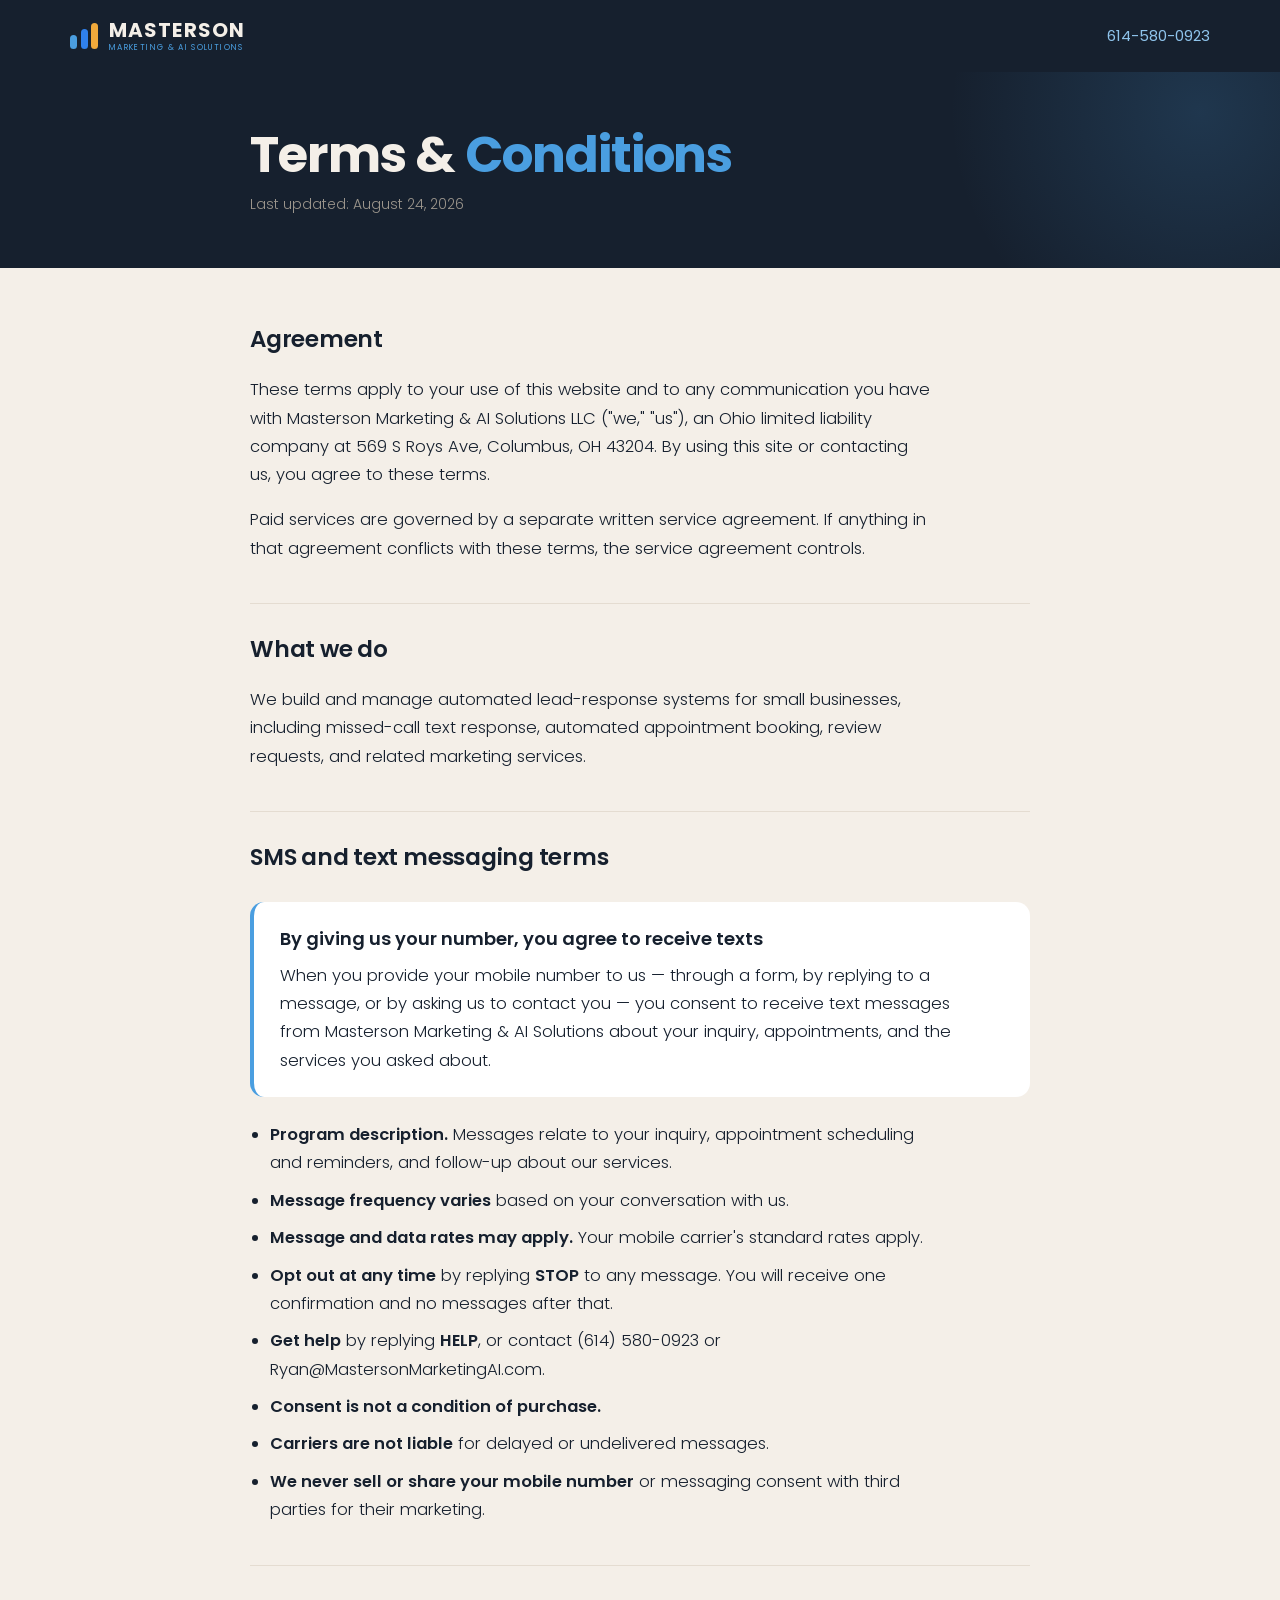
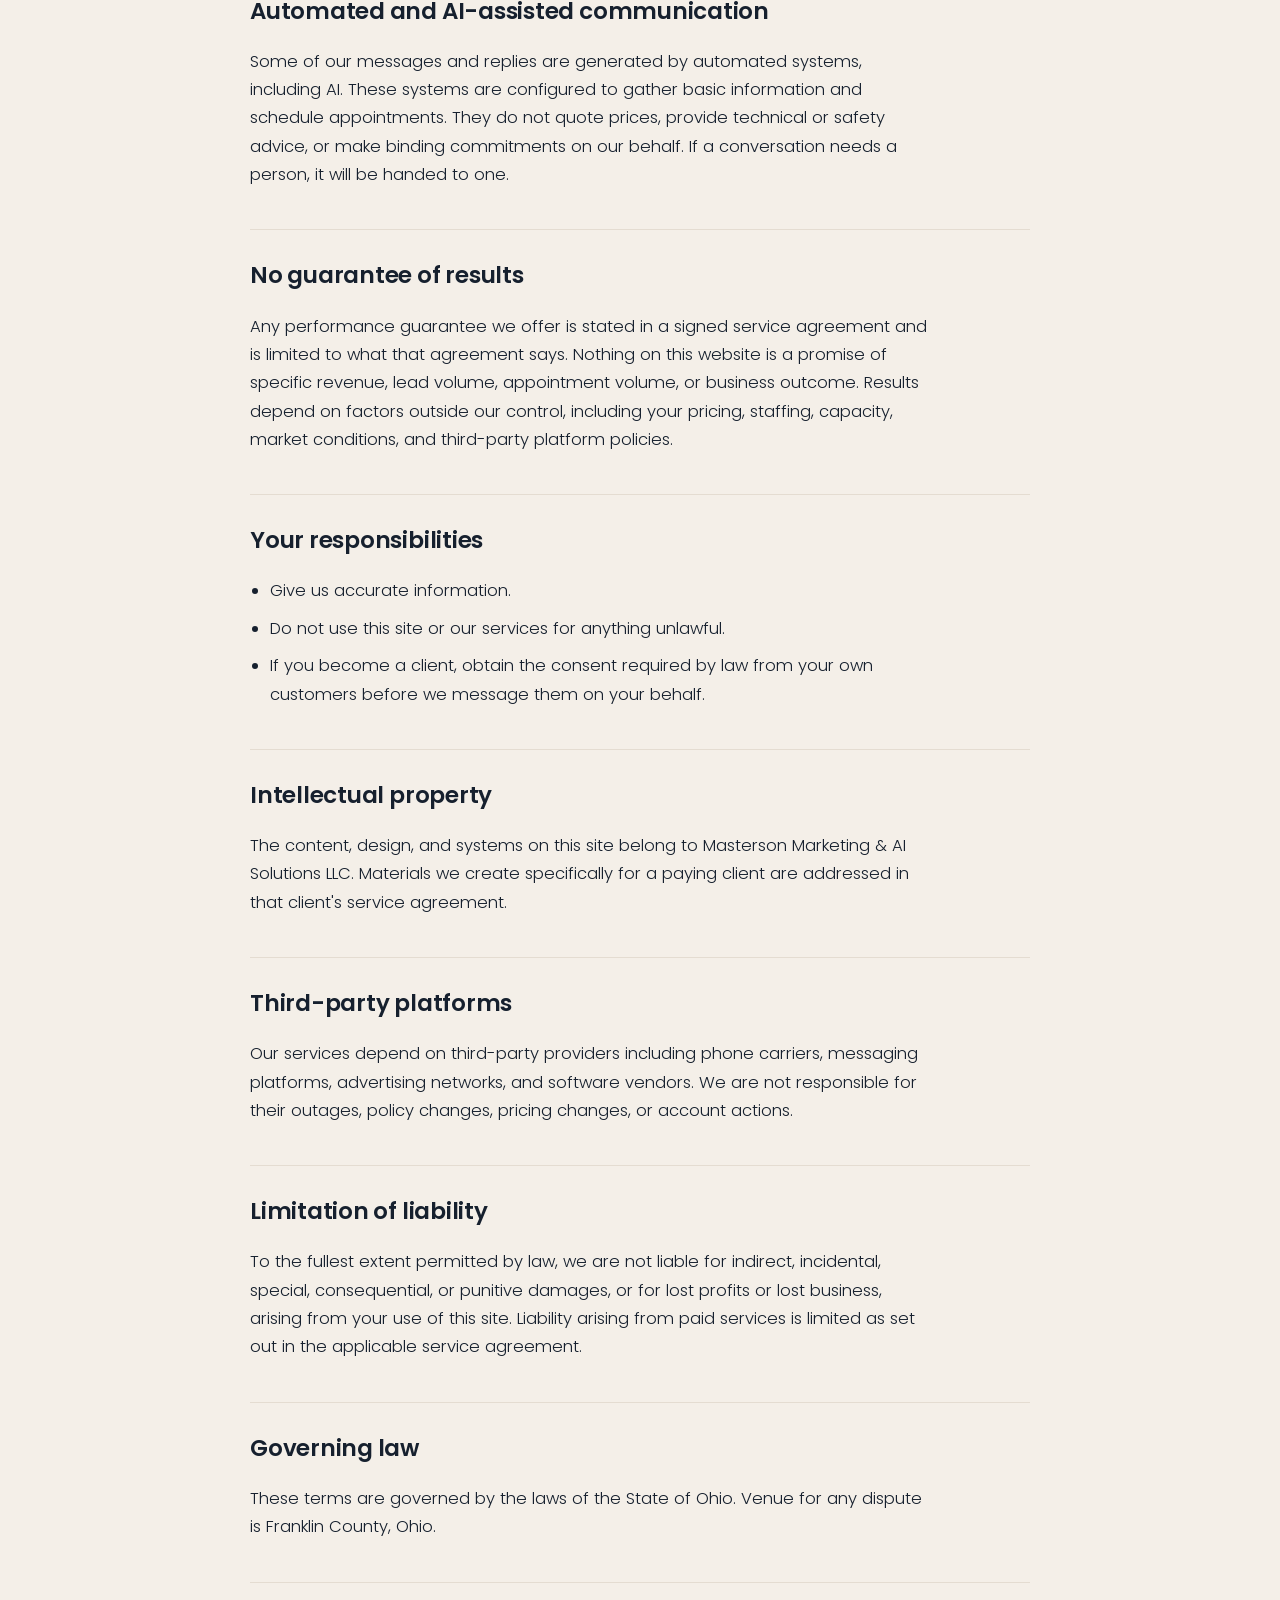
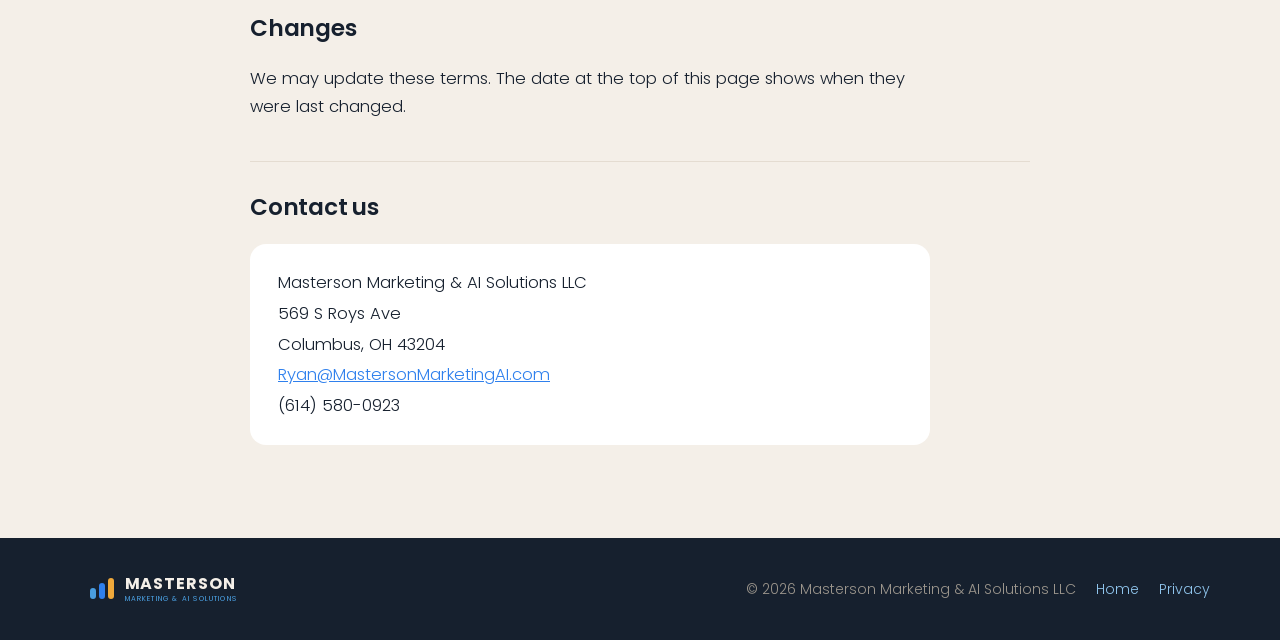
<file: source/legacy/terms.html>
<!DOCTYPE html>
<html lang="en">
<head>
<meta charset="utf-8">
<meta name="viewport" content="width=device-width, initial-scale=1">
<title>Terms &amp; Conditions — Masterson Marketing &amp; AI Solutions</title>
<meta name="description" content="Terms and conditions for Masterson Marketing & AI Solutions, including SMS messaging terms.">
<link rel="icon" href="assets/favicon-32.png" sizes="32x32">
<link rel="apple-touch-icon" href="assets/apple-touch-icon.png">
<link rel="preconnect" href="https://fonts.googleapis.com">
<link rel="preconnect" href="https://fonts.gstatic.com" crossorigin>
<link href="https://fonts.googleapis.com/css2?family=Poppins:wght@300;400;500;600;700&display=swap" rel="stylesheet">
<style>
:root{--ink:#16202E;--off:#F4EFE8;--white:#fff;--blue:#2F80ED;--sky:#4A9EE0;--sky-soft:#8FC4EC;--amber:#F0A93B;--gray:#9B958C;--f:"Poppins",system-ui,sans-serif}
*{box-sizing:border-box}
body{margin:0;background:var(--off);color:var(--ink);font-family:var(--f);font-weight:300;font-size:16.5px;line-height:1.72;-webkit-font-smoothing:antialiased}
.wrap{width:min(780px,90vw);margin:0 auto}
strong,b{font-weight:600}
nav{background:var(--ink);padding:20px 0}
nav .wrap{width:min(1140px,90vw);display:flex;align-items:center;justify-content:space-between;gap:20px;flex-wrap:wrap}
nav img{height:34px;width:auto;display:block}
nav a.tel{color:var(--sky-soft);text-decoration:none;font-size:15px;font-weight:400}
nav a.tel:hover{color:#fff}
header.page{background:var(--ink);color:var(--off);padding:56px 0 52px;position:relative;overflow:hidden}
header.page::before{content:"";position:absolute;width:520px;height:520px;right:-180px;top:-220px;border-radius:50%;background:radial-gradient(circle,rgba(74,158,224,.18),transparent 68%)}
header.page .wrap{position:relative}
h1{font-weight:700;font-size:clamp(32px,5vw,50px);line-height:1.08;letter-spacing:-.022em;margin:0 0 10px}
h1 span{color:var(--sky)}
.upd{font-size:14px;color:var(--gray);margin:0;font-weight:300}
main{padding:52px 0 76px}
h2{font-weight:600;font-size:23px;letter-spacing:-.01em;margin:40px 0 12px;padding-top:26px;border-top:1px solid #E4DCD1}
h2:first-of-type{border-top:0;padding-top:0;margin-top:0}
p,li{max-width:68ch}
ul{padding-left:20px}li{margin-bottom:9px}
a{color:var(--blue)}
.callout{background:var(--white);border-left:4px solid var(--sky);border-radius:14px;padding:22px 26px;margin:24px 0}
.callout p{margin:0}
.callout strong{display:block;font-size:18px;font-weight:600;margin-bottom:7px;color:var(--ink)}
.addr{background:var(--white);border-radius:16px;padding:24px 28px;line-height:1.85}
footer{background:var(--ink);color:var(--gray);padding:38px 0;font-size:14px;font-weight:300}
footer .wrap{width:min(1140px,90vw);display:flex;justify-content:space-between;gap:18px;flex-wrap:wrap;align-items:center}
footer img{height:26px;opacity:.9}
footer a{color:var(--sky-soft);text-decoration:none;margin-left:20px}
footer a:hover{color:#fff}

.lockup{display:inline-flex;align-items:center;gap:11px;text-decoration:none}
.bars{display:flex;align-items:flex-end;gap:3.5px;height:26px}
.bars i{display:block;width:7px;border-radius:99px}
.bars i:nth-child(1){height:14px;background:var(--sky)}
.bars i:nth-child(2){height:20px;background:var(--blue)}
.bars i:nth-child(3){height:26px;background:var(--amber)}
.lk-txt{display:flex;flex-direction:column;line-height:1}
.lk-name{font-weight:700;font-size:20px;letter-spacing:.055em;color:var(--off)}
.lk-sub{font-weight:400;font-size:8px;letter-spacing:.17em;color:var(--sky);margin-top:4px}
.lockup.sm .bars{height:21px}.lockup.sm .bars i{width:5.5px}
.lockup.sm .bars i:nth-child(1){height:11px}
.lockup.sm .bars i:nth-child(2){height:16px}
.lockup.sm .bars i:nth-child(3){height:21px}
.lockup.sm .lk-name{font-size:16px}.lockup.sm .lk-sub{font-size:7px;margin-top:3px}
a:focus-visible{outline:3px solid var(--sky);outline-offset:3px}
@media(max-width:700px){main{padding:38px 0 56px}header.page{padding:40px 0 38px}}
</style>
</head>
<body>

<nav>
  <div class="wrap">
    <a class="lockup" href="index.html" aria-label="Masterson Marketing and AI Solutions">
      <span class="bars" aria-hidden="true"><i></i><i></i><i></i></span>
      <span class="lk-txt"><span class="lk-name">MASTERSON</span><span class="lk-sub">MARKETING &amp; AI SOLUTIONS</span></span>
    </a>
    <a class="tel" href="tel:+16145800923">614-580-0923</a>
  </div>
</nav>
</div>

<header class="page">
  <div class="wrap">
    <h1>Terms &amp; <span>Conditions</span></h1>
    <p class="upd">Last updated: August 24, 2026</p>
  </div>
</header>

<main>
<div class="wrap">

<h2>Agreement</h2>
<p>These terms apply to your use of this website and to any communication you have with Masterson Marketing &amp; AI Solutions LLC ("we," "us"), an Ohio limited liability company at 569 S Roys Ave, Columbus, OH 43204. By using this site or contacting us, you agree to these terms.</p>
<p>Paid services are governed by a separate written service agreement. If anything in that agreement conflicts with these terms, the service agreement controls.</p>

<h2>What we do</h2>
<p>We build and manage automated lead-response systems for small businesses, including missed-call text response, automated appointment booking, review requests, and related marketing services.</p>

<h2 id="sms">SMS and text messaging terms</h2>

<div class="callout">
  <p><strong>By giving us your number, you agree to receive texts</strong>
  When you provide your mobile number to us — through a form, by replying to a message, or by asking us to contact you — you consent to receive text messages from Masterson Marketing &amp; AI Solutions about your inquiry, appointments, and the services you asked about.</p>
</div>

<ul>
  <li><strong>Program description.</strong> Messages relate to your inquiry, appointment scheduling and reminders, and follow-up about our services.</li>
  <li><strong>Message frequency varies</strong> based on your conversation with us.</li>
  <li><strong>Message and data rates may apply.</strong> Your mobile carrier's standard rates apply.</li>
  <li><strong>Opt out at any time</strong> by replying <strong>STOP</strong> to any message. You will receive one confirmation and no messages after that.</li>
  <li><strong>Get help</strong> by replying <strong>HELP</strong>, or contact (614) 580-0923 or Ryan@MastersonMarketingAI.com.</li>
  <li><strong>Consent is not a condition of purchase.</strong></li>
  <li><strong>Carriers are not liable</strong> for delayed or undelivered messages.</li>
  <li><strong>We never sell or share your mobile number</strong> or messaging consent with third parties for their marketing.</li>
</ul>

<h2>Automated and AI-assisted communication</h2>
<p>Some of our messages and replies are generated by automated systems, including AI. These systems are configured to gather basic information and schedule appointments. They do not quote prices, provide technical or safety advice, or make binding commitments on our behalf. If a conversation needs a person, it will be handed to one.</p>

<h2>No guarantee of results</h2>
<p>Any performance guarantee we offer is stated in a signed service agreement and is limited to what that agreement says. Nothing on this website is a promise of specific revenue, lead volume, appointment volume, or business outcome. Results depend on factors outside our control, including your pricing, staffing, capacity, market conditions, and third-party platform policies.</p>

<h2>Your responsibilities</h2>
<ul>
  <li>Give us accurate information.</li>
  <li>Do not use this site or our services for anything unlawful.</li>
  <li>If you become a client, obtain the consent required by law from your own customers before we message them on your behalf.</li>
</ul>

<h2>Intellectual property</h2>
<p>The content, design, and systems on this site belong to Masterson Marketing &amp; AI Solutions LLC. Materials we create specifically for a paying client are addressed in that client's service agreement.</p>

<h2>Third-party platforms</h2>
<p>Our services depend on third-party providers including phone carriers, messaging platforms, advertising networks, and software vendors. We are not responsible for their outages, policy changes, pricing changes, or account actions.</p>

<h2>Limitation of liability</h2>
<p>To the fullest extent permitted by law, we are not liable for indirect, incidental, special, consequential, or punitive damages, or for lost profits or lost business, arising from your use of this site. Liability arising from paid services is limited as set out in the applicable service agreement.</p>

<h2>Governing law</h2>
<p>These terms are governed by the laws of the State of Ohio. Venue for any dispute is Franklin County, Ohio.</p>

<h2>Changes</h2>
<p>We may update these terms. The date at the top of this page shows when they were last changed.</p>

<h2>Contact us</h2>
<p class="addr">
Masterson Marketing &amp; AI Solutions LLC<br>
569 S Roys Ave<br>
Columbus, OH 43204<br>
<a href="mailto:Ryan@MastersonMarketingAI.com">Ryan@MastersonMarketingAI.com</a><br>
(614) 580-0923
</p>

</div>
</main>

<footer>
  <div class="wrap">
    <a class="lockup sm" href="index.html" aria-label="Masterson Marketing and AI Solutions">
      <span class="bars" aria-hidden="true"><i></i><i></i><i></i></span>
      <span class="lk-txt"><span class="lk-name">MASTERSON</span><span class="lk-sub">MARKETING &amp; AI SOLUTIONS</span></span>
    </a>
    <div>© 2026 Masterson Marketing &amp; AI Solutions LLC<a href="index.html">Home</a><a href="privacy.html">Privacy</a></div>
  </div>
</footer>

</body>
</html>
</file>
<file: styles.css>
/* Masterson Marketing & AI Solutions — shared stylesheet
   One file for every page. Tokens first, then base type, then components. */

/* ---------- Fonts (self-hosted, latin subset) ---------- */

@font-face {
  font-family: "Archivo";
  src: url("/assets/fonts/archivo.woff2") format("woff2");
  font-weight: 500 700;
  font-stretch: 100% 125%;
  font-style: normal;
  font-display: swap;
}
@font-face {
  font-family: "Source Serif 4";
  src: url("/assets/fonts/source-serif-4.woff2") format("woff2");
  font-weight: 400 600;
  font-style: normal;
  font-display: swap;
}
/* Metric-matched fallbacks so the swap doesn't move the page */
@font-face {
  font-family: "Archivo Fallback";
  src: local("Arial"), local("Helvetica Neue"), local("Helvetica");
  size-adjust: 116%;
  ascent-override: 76%;
  descent-override: 18%;
  line-gap-override: 0%;
}
@font-face {
  font-family: "Source Serif Fallback";
  src: local("Georgia");
  size-adjust: 102%;
  ascent-override: 101%;
  descent-override: 33%;
  line-gap-override: 0%;
}

/* ---------- Tokens ---------- */

:root {
  /* anchors — from the logo backdrop */
  --ink:          #131B29;
  --navy:         #1B2536;
  --navy-lift:    #26334A;

  /* ground */
  --paper:        #F6F8FA;
  --paper-edge:   #E4E9EF;
  --card:         #FFFFFF;

  /* metal */
  --steel:        #9AA7B8;
  --ink-muted:    #4A566A;  /* secondary text on paper, 7:1 */

  /* signal */
  --blue:         #3C9BE0;  /* on navy only */
  --blue-deep:    #2A6FB8;  /* links and interaction on paper */
  --amber:        #EFA23C;  /* one thing per page */

  /* type */
  --display: "Archivo", "Archivo Fallback", "Helvetica Neue", Arial, sans-serif;
  --body: "Source Serif 4", "Source Serif Fallback", Georgia, "Times New Roman", serif;

  /* 1.25 scale */
  --t-14: 0.875rem;
  --t-18: 1.125rem;
  --t-22: 1.375rem;
  --t-28: 1.75rem;
  --t-35: 2.1875rem;
  --t-44: 2.75rem;
  --t-55: 3.4375rem;

  --measure: 68ch;
  --gutter: clamp(1rem, 4vw, 2.5rem);
  --max: 72rem;
}

/* ---------- Base ---------- */

*, *::before, *::after { box-sizing: border-box; }

html {
  font-size: 100%;
  -webkit-text-size-adjust: 100%;
  text-size-adjust: 100%;
}

body {
  margin: 0;
  background: var(--paper);
  color: var(--ink);
  font-family: var(--body);
  font-size: var(--t-18);
  line-height: 1.6;
  font-optical-sizing: auto;
  -webkit-font-smoothing: antialiased;
}

img, svg { display: block; max-width: 100%; height: auto; }

h1, h2, h3, h4 {
  font-family: var(--display);
  font-stretch: 110%;
  font-weight: 650;
  letter-spacing: -0.02em;
  line-height: 1.05;
  margin: 0 0 0.6em;
  text-wrap: balance;
}
h1 { font-size: clamp(var(--t-35), 5.2vw, var(--t-55)); font-weight: 700; }
h2 { font-size: clamp(var(--t-28), 3.6vw, var(--t-44)); }
h3 { font-size: var(--t-28); }
h4 { font-size: var(--t-22); line-height: 1.15; }

p, ul, ol { margin: 0 0 1em; }
p, li { max-width: var(--measure); }
p { text-wrap: pretty; }

strong { font-weight: 600; }

a {
  color: var(--blue-deep);
  text-decoration-thickness: 1px;
  text-underline-offset: 0.18em;
}
a:hover { text-decoration-thickness: 2px; }

:focus-visible {
  outline: 3px solid var(--blue-deep);
  outline-offset: 3px;
  border-radius: 2px;
}

.skip {
  position: absolute;
  left: var(--gutter);
  top: -4rem;
  background: var(--ink);
  color: var(--paper);
  padding: 0.5rem 1rem;
  font-family: var(--display);
  z-index: 10;
}
.skip:focus { top: 0.5rem; }

.wrap {
  width: 100%;
  max-width: calc(var(--max) + 2 * var(--gutter));
  margin-inline: auto;
  padding-inline: var(--gutter);
}

.lede {
  font-size: var(--t-22);
  line-height: 1.5;
  max-width: 38ch;
}

.small { font-size: var(--t-14); }
.muted { color: var(--ink-muted); }

/* A label set in the display face. Sentence case, never all caps. */
.label {
  font-family: var(--display);
  font-size: var(--t-14);
  font-weight: 600;
  letter-spacing: 0;
  color: var(--ink-muted);
  margin: 0 0 0.75rem;
}

/* ---------- Header ---------- */

.site-header {
  border-bottom: 1px solid var(--paper-edge);
}
.site-header .wrap {
  display: flex;
  align-items: center;
  justify-content: space-between;
  gap: 0.75rem 2rem;
  flex-wrap: wrap;
  padding-block: 1.1rem;
}
.brand { display: block; flex: none; }
.brand img { width: 163px; height: 28px; }

.site-nav ul {
  display: flex;
  flex-wrap: wrap;
  align-items: center;
  gap: 0.25rem 1.5rem;
  list-style: none;
  margin: 0;
  padding: 0;
}
.site-nav li { max-width: none; }
.site-nav a {
  font-family: var(--display);
  font-weight: 500;
  font-size: var(--t-18);
  color: var(--ink);
  text-decoration: none;
  padding-block: 0.35rem;
  border-bottom: 2px solid transparent;
}
.site-nav a:hover { border-bottom-color: var(--paper-edge); }
.site-nav a[aria-current="page"] { border-bottom-color: var(--blue-deep); color: var(--blue-deep); }
.site-nav .nav-tel { color: var(--blue-deep); font-variant-numeric: tabular-nums; }

@media (max-width: 46rem) {
  .site-header .wrap { padding-block: 0.9rem; }
  .site-nav { width: 100%; }
  .site-nav ul { gap: 0.25rem 1.1rem; }
  .site-nav a { font-size: 1rem; }
  .site-nav .nav-tel-item { margin-left: auto; }
}

/* ---------- Buttons ---------- */

.btn {
  display: inline-block;
  font-family: var(--display);
  font-weight: 600;
  font-size: var(--t-18);
  line-height: 1.2;
  padding: 0.85rem 1.35rem;
  border: 2px solid transparent;
  border-radius: 4px;
  text-decoration: none;
  transition: background-color 0.15s ease, color 0.15s ease, border-color 0.15s ease;
}
.btn-ink { background: var(--ink); color: var(--paper); }
.btn-ink:hover { background: var(--navy-lift); }
.btn-amber { background: var(--amber); color: var(--ink); }
.btn-amber:hover { background: #F3B25C; }
.btn-line { border-color: var(--ink); color: var(--ink); }
.btn-line:hover { background: var(--ink); color: var(--paper); }
.btn-paper { background: var(--paper); color: var(--ink); }
.btn-paper:hover { background: var(--paper-edge); }

.sr-only {
  position: absolute;
  width: 1px;
  height: 1px;
  overflow: hidden;
  clip: rect(0 0 0 0);
  clip-path: inset(50%);
  white-space: nowrap;
}

.actions {
  display: flex;
  flex-wrap: wrap;
  align-items: center;
  gap: 1rem 1.5rem;
}

/* ---------- Sections and rhythm ---------- */
/* Spacing varies with weight on purpose. Proof gets air; process doesn't. */

.pad-xl { padding-block: clamp(4rem, 9vw, 8rem); }
.pad-l  { padding-block: clamp(3.5rem, 7vw, 6rem); }
.pad-m  { padding-block: clamp(2.75rem, 5vw, 4.25rem); }
.pad-s  { padding-block: clamp(2rem, 4vw, 3rem); }

/* Prose sits on paper with a rule above it, no container */
.ruled {
  border-top: 1px solid var(--paper-edge);
  padding-top: 1.75rem;
}

.band-navy {
  background: var(--navy);
  color: var(--paper);
}
.band-navy a { color: var(--blue); }
.band-navy :focus-visible { outline-color: var(--blue); }
.band-navy .label,
.band-navy .muted { color: var(--steel); }
.band-navy .btn-line { border-color: var(--paper); color: var(--paper); }
.band-navy .btn-line:hover { background: var(--paper); color: var(--ink); }
.band-navy .proof-list .who { color: var(--paper); }
.band-navy .statement {
  font-family: var(--display);
  font-stretch: 110%;
  font-weight: 650;
  font-size: clamp(var(--t-28), 3.6vw, var(--t-44));
  letter-spacing: -0.02em;
  line-height: 1.1;
  max-width: 22ch;
  margin: 0;
}

/* Page opener used by every inner page */
.page-head { padding-block: clamp(3rem, 7vw, 5.5rem) clamp(2rem, 5vw, 3.5rem); }
.page-head h1 { max-width: 18ch; }
.page-head .lede { margin-bottom: 0; }

/* Two-column: heading left, prose right */
.split {
  display: grid;
  grid-template-columns: minmax(0, 5fr) minmax(0, 7fr);
  gap: 1.5rem 4rem;
  align-items: start;
}
.split > :first-child h2 { margin-bottom: 0; }
@media (max-width: 52rem) {
  .split { grid-template-columns: 1fr; }
}

/* ---------- The three-bar mark ---------- */
/* Only for genuinely ascending content: retainer levels and follower growth. */

.bars {
  display: flex;
  align-items: flex-end;
  gap: 0.3em;
  height: 1em;
  flex: none;
}
.bars i {
  display: block;
  width: 0.22em;
  border-radius: 99px;
  transform-origin: bottom;
}
.bars i:nth-child(1) { height: 46%; background: var(--blue); }
.bars i:nth-child(2) { height: 72%; background: var(--blue-deep); }
.bars i:nth-child(3) { height: 100%; background: var(--amber); }

/* ---------- Home hero ---------- */

.hero {
  padding-block: clamp(3.5rem, 8vw, 6.5rem) clamp(3.5rem, 8vw, 6rem);
}
.hero .wrap {
  display: grid;
  grid-template-columns: minmax(0, 3fr) minmax(0, 2fr);
  grid-template-rows: auto auto;
  gap: 2.5rem 3rem;
}
.hero-copy { grid-column: 1; grid-row: 1 / span 2; }
.hero-copy h1 { font-size: clamp(2.5rem, 6vw, 4.25rem); max-width: 13ch; }
.hero-copy .lede { max-width: 34ch; margin-bottom: 2rem; }

.hero-figure {
  grid-column: 2;
  grid-row: 2;
  align-self: end;
  justify-self: end;
  margin: 0;
  width: min(100%, 22rem);
  border-top: 1px solid var(--paper-edge);
  padding-top: 1.25rem;
}
.hero-figure .figure-row {
  display: flex;
  align-items: flex-end;
  gap: 1.1rem;
}
.hero-figure .bars { font-size: clamp(3.5rem, 6vw, 5rem); }
.hero-number {
  font-family: var(--display);
  font-stretch: 112%;
  font-weight: 700;
  font-size: clamp(3.5rem, 6vw, 5rem);
  line-height: 0.85;
  letter-spacing: -0.03em;
  font-variant-numeric: tabular-nums lining-nums;
  display: inline-block;
  min-width: 4.6ch;
}
.hero-figure figcaption {
  margin-top: 1rem;
  font-size: var(--t-18);
  line-height: 1.45;
}

@media (max-width: 52rem) {
  .hero .wrap { grid-template-columns: 1fr; }
  .hero-copy { grid-row: auto; }
  .hero-figure { grid-column: 1; grid-row: auto; justify-self: start; }
}

/* The one motion moment. Runs once, only when motion is welcome. */
@media (prefers-reduced-motion: no-preference) {
  .js .hero-figure .bars i { animation: bar-rise 0.6s cubic-bezier(0.2, 0.7, 0.2, 1) both; }
  .js .hero-figure .bars i:nth-child(2) { animation-delay: 0.1s; }
  .js .hero-figure .bars i:nth-child(3) { animation-delay: 0.2s; }
}
@keyframes bar-rise {
  from { transform: scaleY(0); }
  to   { transform: scaleY(1); }
}

/* ---------- Audience routes (home) ---------- */

.routes {
  display: grid;
  grid-template-columns: repeat(2, minmax(0, 1fr));
  gap: 2.5rem 4rem;
}
.route {
  border-top: 3px solid var(--ink);
  padding-top: 1.5rem;
}
.route h2, .route h3 { font-size: var(--t-35); }
.route p { max-width: 44ch; }
.route .go {
  font-family: var(--display);
  font-weight: 600;
  font-size: var(--t-18);
}
@media (max-width: 46rem) {
  .routes { grid-template-columns: 1fr; }
}

/* ---------- Proof list (home) ---------- */

.proof-list {
  list-style: none;
  padding: 0;
  margin: 0;
  display: grid;
  grid-template-columns: minmax(0, 5fr) minmax(0, 4fr) minmax(0, 3fr);
  gap: 2rem 3rem;
}
.proof-list li { max-width: none; border-top: 1px solid var(--steel); padding-top: 1rem; }
.proof-list .who {
  font-family: var(--display);
  font-weight: 600;
  font-size: var(--t-18);
  display: block;
  margin-bottom: 0.4rem;
}
@media (max-width: 52rem) {
  .proof-list { grid-template-columns: 1fr; }
}

/* ---------- Engagement blocks (work) — the only cards on the site ---------- */

.engagements {
  display: grid;
  grid-template-columns: minmax(0, 7fr) minmax(0, 5fr);
  gap: 1.5rem;
  align-items: start;
}
.engagement {
  background: var(--card);
  border: 1px solid var(--paper-edge);
  border-radius: 6px;
  padding: clamp(1.5rem, 4vw, 2.5rem);
}
.engagement h2 { font-size: var(--t-35); margin-bottom: 0.3rem; }
.engagement .meta {
  font-family: var(--display);
  font-size: var(--t-14);
  font-weight: 500;
  color: var(--ink-muted);
  margin-bottom: 1.5rem;
}
.engagement ul { padding-left: 1.1rem; }
.engagement li { margin-bottom: 0.6rem; }
.engagement li::marker { color: var(--ink-muted); }

.engagement--lead {
  grid-column: 1 / -1;
  display: grid;
  grid-template-columns: minmax(0, 6fr) minmax(0, 5fr);
  gap: 2rem 3.5rem;
  padding: clamp(1.75rem, 5vw, 3.5rem);
}
.engagement--lead h2 { font-size: var(--t-44); }
.engagement--narrow { max-width: 30rem; }

.growth {
  margin: 0;
  align-self: center;
}
.growth .figure-row {
  display: flex;
  align-items: flex-end;
  gap: 1rem;
  flex-wrap: wrap;
}
.growth .bars { font-size: clamp(4rem, 8vw, 5.5rem); }
.growth .from-to {
  display: flex;
  flex-direction: column;
  gap: 0.5rem;
  font-family: var(--display);
  font-stretch: 112%;
  font-weight: 700;
  line-height: 0.85;
  letter-spacing: -0.03em;
  font-variant-numeric: lining-nums;
}
.growth .from { font-size: var(--t-22); font-weight: 600; letter-spacing: -0.01em; color: var(--ink-muted); }
.growth .to { font-size: clamp(4rem, 8vw, 5.5rem); }
.growth figcaption { margin-top: 1rem; }

.stat-pair {
  display: grid;
  grid-template-columns: repeat(2, minmax(0, 1fr));
  gap: 1rem 2rem;
  margin: 1.5rem 0 0;
  border-top: 1px solid var(--paper-edge);
  padding-top: 1.25rem;
}
.stat-pair div { margin: 0; }
.stat-pair dt { font-size: var(--t-14); font-family: var(--display); font-weight: 500; color: var(--ink-muted); }
.stat-pair dd {
  margin: 0.2rem 0 0;
  font-family: var(--display);
  font-weight: 650;
  font-size: var(--t-28);
  letter-spacing: -0.02em;
  line-height: 1.1;
}

.engagement .figure-big {
  font-family: var(--display);
  font-stretch: 112%;
  font-weight: 700;
  font-size: var(--t-44);
  letter-spacing: -0.03em;
  line-height: 1;
  margin: 0 0 0.35rem;
}

.shot { margin: 1.5rem 0 0; }
.shot img { border: 1px solid var(--paper-edge); border-radius: 4px; }
.shot figcaption { font-size: var(--t-14); color: var(--ink-muted); margin-top: 0.5rem; }

@media (max-width: 52rem) {
  .engagements,
  .engagement--lead { grid-template-columns: 1fr; }
  .engagement--narrow { max-width: none; }
}

/* ---------- Services (nonprofits, businesses) ---------- */

.services { list-style: none; padding: 0; margin: 0; counter-reset: svc; }
.service {
  counter-increment: svc;
  display: grid;
  grid-template-columns: 4rem minmax(0, 1fr);
  gap: 0 1.5rem;
  border-top: 1px solid var(--paper-edge);
  padding-block: 2rem;
  max-width: none;
}
.service::before {
  content: counter(svc, decimal-leading-zero);
  font-family: var(--display);
  font-weight: 600;
  font-size: var(--t-22);
  color: var(--ink-muted);
  font-variant-numeric: tabular-nums;
  line-height: 1.3;
}
.service h3 { font-size: var(--t-28); margin-bottom: 0.5rem; }
.service .evidence {
  font-size: var(--t-18);
  color: var(--ink-muted);
  border-left: 2px solid var(--paper-edge);
  padding-left: 1rem;
  margin-top: 0.75rem;
}
.service > div > :last-child { margin-bottom: 0; }
@media (max-width: 36rem) {
  .service { grid-template-columns: 1fr; }
  .service::before { margin-bottom: 0.5rem; }
}

/* ---------- Retainer levels ---------- */

.levels {
  list-style: none;
  padding: 0;
  margin: 1.5rem 0 1.5rem;
  display: flex;
  align-items: flex-end;
  gap: 1.5rem;
}
.levels li {
  display: flex;
  flex-direction: column;
  align-items: flex-start;
  gap: 0.6rem;
  max-width: none;
  font-family: var(--display);
  font-weight: 600;
  font-size: var(--t-18);
}
.levels li::before {
  content: "";
  display: block;
  width: 1.1rem;
  border-radius: 99px;
}
.levels li:nth-child(1)::before { height: 2.5rem; background: var(--blue); }
.levels li:nth-child(2)::before { height: 4rem;   background: var(--blue-deep); }
.levels li:nth-child(3)::before { height: 5.5rem; background: var(--amber); }
.levels span { display: block; font-family: var(--body); font-weight: 400; font-size: var(--t-14); color: var(--ink-muted); }

.floor {
  font-family: var(--display);
  font-weight: 650;
  font-size: var(--t-28);
  letter-spacing: -0.02em;
  line-height: 1.2;
  max-width: 24ch;
}

/* ---------- Process ---------- */

.steps {
  list-style: none;
  padding: 0;
  margin: 0;
  display: grid;
  grid-template-columns: repeat(3, minmax(0, 1fr));
  gap: 2rem 3rem;
  counter-reset: step;
}
.steps li {
  counter-increment: step;
  border-top: 1px solid var(--paper-edge);
  padding-top: 1rem;
  max-width: none;
}
.steps li::before {
  content: counter(step);
  display: block;
  font-family: var(--display);
  font-weight: 600;
  font-size: var(--t-14);
  color: var(--ink-muted);
  margin-bottom: 0.5rem;
}
.steps h3 { font-size: var(--t-22); margin-bottom: 0.4rem; line-height: 1.15; }
.steps p { margin: 0; }
.band-navy .steps li { border-top-color: var(--navy-lift); }
.band-navy .steps li::before { color: var(--steel); }
@media (max-width: 52rem) {
  .steps { grid-template-columns: 1fr; }
}

/* ---------- Contact block ---------- */

.contact-lines {
  list-style: none;
  padding: 0;
  margin: 1.5rem 0 0;
  font-family: var(--display);
  font-size: var(--t-22);
  font-weight: 500;
  line-height: 1.6;
}
.contact-lines li { max-width: none; }

/* ---------- About ---------- */

.portrait-slot { margin: 0; }
.portrait-slot img { border-radius: 4px; }

.facts {
  display: grid;
  grid-template-columns: max-content 1fr;
  gap: 0.5rem 1.5rem;
  margin: 0;
}
.facts dt { font-family: var(--display); font-weight: 600; font-size: var(--t-18); }
.facts dd { margin: 0; }
@media (max-width: 30rem) {
  .facts { grid-template-columns: 1fr; gap: 0; }
  .facts dd { margin-bottom: 0.75rem; }
}

/* ---------- Legal pages ---------- */

.legal h2 {
  font-size: var(--t-28);
  margin-top: 2.5rem;
  padding-top: 1.75rem;
  border-top: 1px solid var(--paper-edge);
}
.legal h2:first-child { margin-top: 0; padding-top: 0; border-top: 0; }
.legal ul { padding-left: 1.2rem; }
.legal li { margin-bottom: 0.5rem; }
.legal .callout {
  border-left: 3px solid var(--blue-deep);
  padding: 0.25rem 0 0.25rem 1.25rem;
  margin: 1.5rem 0;
}
.legal .callout strong { display: block; font-family: var(--display); margin-bottom: 0.25rem; }

/* ---------- Footer ---------- */

.site-footer {
  background: var(--navy);
  color: var(--steel);
  padding-block: 3.5rem 2.5rem;
  font-size: var(--t-18);
}
.site-footer a { color: var(--blue); }
.site-footer :focus-visible { outline-color: var(--blue); }
.site-footer .top {
  display: grid;
  grid-template-columns: minmax(0, 5fr) minmax(0, 4fr) minmax(0, 3fr);
  gap: 2.5rem 3rem;
  padding-bottom: 2.5rem;
  border-bottom: 1px solid var(--navy-lift);
}
.site-footer .foot-brand img { width: 186px; height: 32px; margin-bottom: 1rem; }
.site-footer .handover { color: var(--paper); max-width: 36ch; }
.site-footer h2 {
  font-size: var(--t-14);
  font-weight: 600;
  font-stretch: 100%;
  letter-spacing: 0;
  color: var(--steel);
  margin-bottom: 0.75rem;
}
.site-footer ul { list-style: none; padding: 0; margin: 0; }
.site-footer li { margin-bottom: 0.4rem; }
.site-footer .reach a { font-family: var(--display); font-weight: 500; }
.site-footer .bottom {
  display: flex;
  justify-content: space-between;
  flex-wrap: wrap;
  gap: 0.5rem 2rem;
  padding-top: 1.5rem;
  font-size: var(--t-14);
}
.site-footer .bottom ul { display: flex; gap: 1.5rem; }
@media (max-width: 52rem) {
  .site-footer .top { grid-template-columns: 1fr; }
}

/* ---------- Motion guard ---------- */

@media (prefers-reduced-motion: reduce) {
  *, *::before, *::after {
    animation: none !important;
    transition: none !important;
  }
}
</file>
